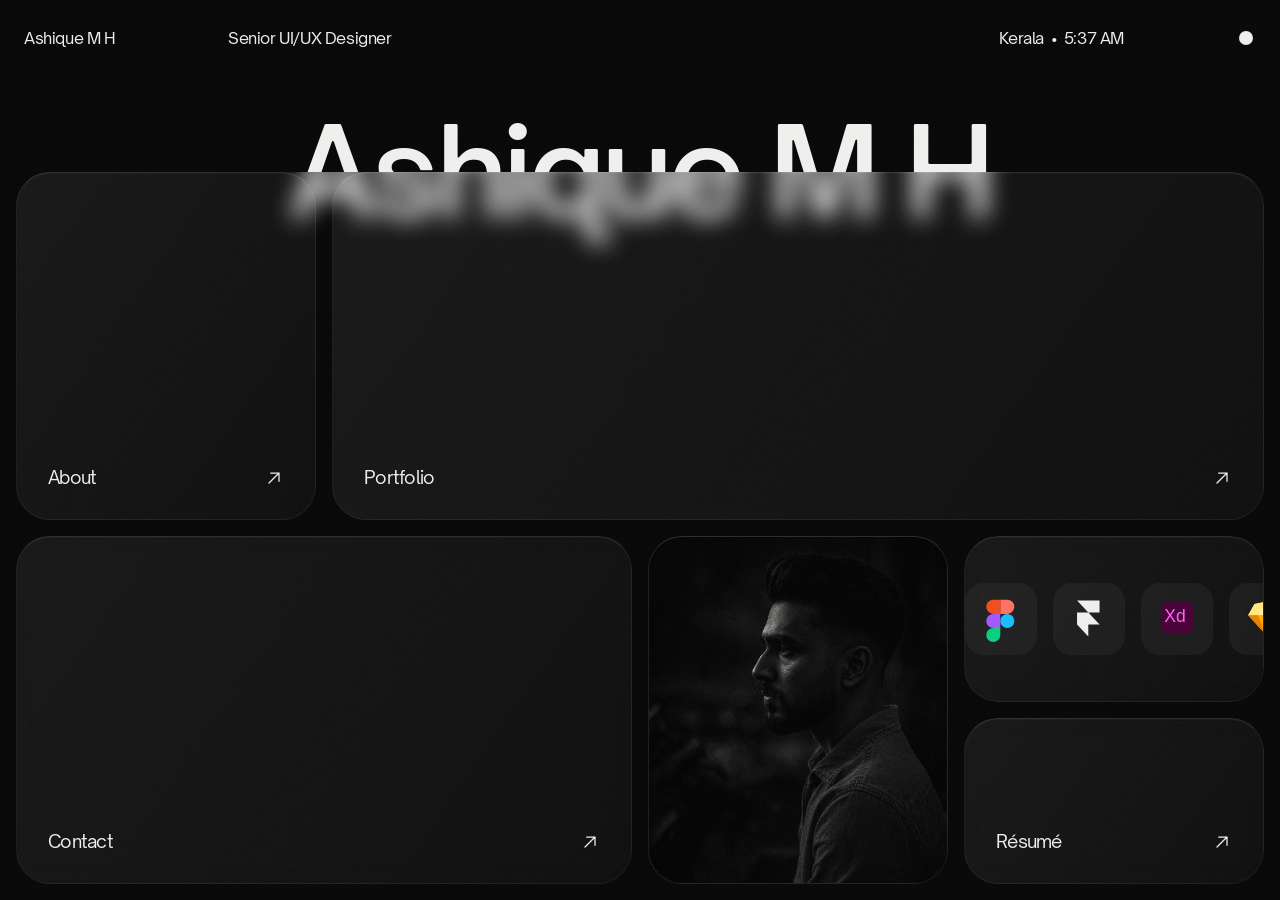
<file: index.html>
<!doctype html><html lang="en" data-theme="dark"><head>
  <meta charset="utf-8"><meta name="viewport" content="width=device-width,initial-scale=1">
  <meta name="description" content="Selected product design work by Ashique M H, Senior UI/UX Designer based in Kerala."><meta name="robots" content="index, follow"><meta name="theme-color" content="#080808">
  <title>Ashique M H | UI/UX Designer</title><link rel="icon" href="/assets/icon.svg" type="image/svg+xml">
  <link rel="preload" href="/assets/fonts/open-sauce-two-medium.woff2" as="font" type="font/woff2" crossorigin>
  <link rel="stylesheet" href="/assets/site.css?v=ab996ab409cb"><script src="/assets/theme.js"></script><script src="/assets/site.js?v=bdde9deddb83" defer></script>
  </head><body id="top" class="page-home"><a class="skip-link" href="#main">Skip to content</a>
    <header class="topbar">
      <div class="topbar-identity">
        <a href="/" class="home-link" aria-label="Ashique M H home"><span class="roll"><span>Ashique M H</span><span aria-hidden="true">Ashique M H</span></span></a>
        <span class="topbar-role">Senior UI/UX Designer</span>
      </div>
      <div class="topbar-meta"><span>Kerala <span class="time-dot">•</span> <time class="local-time" aria-label="Current time in Kerala">India</time></span>
        <button class="theme-toggle" type="button" aria-label="Switch to light theme" title="Switch theme" hidden><span></span></button>
      </div>
    </header><main id="main"><section class="home-stage" aria-label="Portfolio overview">
  <h1 class="sr-only">Ashique M H — UI/UX design portfolio</h1>
  <div class="home-title" aria-hidden="true"><div class="home-title-clear"><span id="home-title-text">Ashique M H</span></div><div class="home-title-frost"><span id="home-title-frosted">Ashique M H</span></div></div>
  <nav class="bento" aria-label="Explore the portfolio">
    <a class="glass home-tile tile-about" href="/about/" data-home-title="About"><span class="tile-label"><span class="roll"><span>About</span><span aria-hidden="true">About</span></span><svg class="icon" viewBox="0 0 24 24" width="22" height="22" fill="none" stroke="currentColor" stroke-width="1.5" stroke-linecap="round" stroke-linejoin="round" aria-hidden="true"><path d="M6 18 18 6M8 6h10v10"/></svg></span></a>
    <a class="glass home-tile tile-portfolio" href="/portfolio/" data-home-title="Portfolio"><span class="tile-label"><span class="roll"><span>Portfolio</span><span aria-hidden="true">Portfolio</span></span><svg class="icon" viewBox="0 0 24 24" width="22" height="22" fill="none" stroke="currentColor" stroke-width="1.5" stroke-linecap="round" stroke-linejoin="round" aria-hidden="true"><path d="M6 18 18 6M8 6h10v10"/></svg></span></a>
    <a class="glass home-tile tile-contact" href="/contact/" data-home-title="Contact"><span class="tile-label"><span class="roll"><span>Contact</span><span aria-hidden="true">Contact</span></span><svg class="icon" viewBox="0 0 24 24" width="22" height="22" fill="none" stroke="currentColor" stroke-width="1.5" stroke-linecap="round" stroke-linejoin="round" aria-hidden="true"><path d="M6 18 18 6M8 6h10v10"/></svg></span></a>
    <a href="/about/" class="glass tile-portrait" data-home-title="Hey 👋" aria-label="Meet Ashique"><img class="portrait-photo" src="/assets/ashique-portrait.png" alt="Portrait of Ashique M H" width="1024" height="1536" decoding="async"></a>
    <a href="/stack/" class="glass tile-stack" data-home-title="Stack" aria-label="Explore my design tools"><div class="stack-track">
      <div class="stack-group" ><span class="tool-badge" title="Figma"><svg class="tool-symbol" viewBox="0 0 50 64" width="50" height="64" aria-hidden="true"><path fill="#f24e1e" d="M14 4h10v20H14a10 10 0 1 1 0-20"/><path fill="#ff7262" d="M24 4h10a10 10 0 1 1 0 20H24"/><path fill="#a259ff" d="M14 24h10v20H14a10 10 0 0 1 0-20"/><circle fill="#1abcfe" cx="34" cy="34" r="10"/><path fill="#0acf83" d="M14 44h10v10a10 10 0 1 1-10-10"/></svg><span class="sr-only">Figma</span></span><span class="tool-badge" title="Framer"><svg class="tool-symbol" viewBox="0 0 50 64" width="50" height="64" aria-hidden="true"><path fill="currentColor" d="M8 5h32v17H24l16 17H24v17L8 39V22h16L8 5Z"/></svg><span class="sr-only">Framer</span></span><span class="tool-badge" title="Adobe XD"><svg class="tool-symbol" viewBox="0 0 50 64" width="50" height="64" aria-hidden="true"><rect x="2" y="6" width="46" height="46" rx="10" fill="#470137"/><text x="7" y="36" fill="#ff61f6" font-family="Arial,sans-serif" font-size="25" font-weight="500">Xd</text></svg><span class="sr-only">Adobe XD</span></span><span class="tool-badge" title="Sketch"><svg class="tool-symbol" viewBox="0 0 50 64" width="50" height="64" aria-hidden="true"><path fill="#fdb300" d="M10 10 25 7 40 10 49 26 25 52 1 26Z"/><path fill="#ffea7d" d="m10 10 15-3-10 19H1Zm15-3 15 3 9 16H35Z"/><path fill="#fff1a8" d="m25 7 10 19H15Z"/><path fill="#fdad00" d="m15 26 10 26 10-26Z"/><path fill="#ed8000" d="M1 26h14l10 26Zm34 0h14L25 52Z"/></svg><span class="sr-only">Sketch</span></span><span class="tool-badge" title="Photoshop"><svg class="tool-symbol" viewBox="0 0 50 64" width="50" height="64" aria-hidden="true"><rect x="2" y="6" width="46" height="46" rx="10" fill="#001e36"/><text x="9" y="37" fill="#31a8ff" font-family="Arial,sans-serif" font-size="25">Ps</text></svg><span class="sr-only">Photoshop</span></span><span class="tool-badge" title="Illustrator"><svg class="tool-symbol" viewBox="0 0 50 64" width="50" height="64" aria-hidden="true"><rect x="2" y="6" width="46" height="46" rx="10" fill="#330000"/><text x="11" y="37" fill="#ff9a00" font-family="Arial,sans-serif" font-size="26">Ai</text></svg><span class="sr-only">Illustrator</span></span></div><div class="stack-group" aria-hidden="true"><span class="tool-badge" title="Figma"><svg class="tool-symbol" viewBox="0 0 50 64" width="50" height="64" aria-hidden="true"><path fill="#f24e1e" d="M14 4h10v20H14a10 10 0 1 1 0-20"/><path fill="#ff7262" d="M24 4h10a10 10 0 1 1 0 20H24"/><path fill="#a259ff" d="M14 24h10v20H14a10 10 0 0 1 0-20"/><circle fill="#1abcfe" cx="34" cy="34" r="10"/><path fill="#0acf83" d="M14 44h10v10a10 10 0 1 1-10-10"/></svg><span class="sr-only">Figma</span></span><span class="tool-badge" title="Framer"><svg class="tool-symbol" viewBox="0 0 50 64" width="50" height="64" aria-hidden="true"><path fill="currentColor" d="M8 5h32v17H24l16 17H24v17L8 39V22h16L8 5Z"/></svg><span class="sr-only">Framer</span></span><span class="tool-badge" title="Adobe XD"><svg class="tool-symbol" viewBox="0 0 50 64" width="50" height="64" aria-hidden="true"><rect x="2" y="6" width="46" height="46" rx="10" fill="#470137"/><text x="7" y="36" fill="#ff61f6" font-family="Arial,sans-serif" font-size="25" font-weight="500">Xd</text></svg><span class="sr-only">Adobe XD</span></span><span class="tool-badge" title="Sketch"><svg class="tool-symbol" viewBox="0 0 50 64" width="50" height="64" aria-hidden="true"><path fill="#fdb300" d="M10 10 25 7 40 10 49 26 25 52 1 26Z"/><path fill="#ffea7d" d="m10 10 15-3-10 19H1Zm15-3 15 3 9 16H35Z"/><path fill="#fff1a8" d="m25 7 10 19H15Z"/><path fill="#fdad00" d="m15 26 10 26 10-26Z"/><path fill="#ed8000" d="M1 26h14l10 26Zm34 0h14L25 52Z"/></svg><span class="sr-only">Sketch</span></span><span class="tool-badge" title="Photoshop"><svg class="tool-symbol" viewBox="0 0 50 64" width="50" height="64" aria-hidden="true"><rect x="2" y="6" width="46" height="46" rx="10" fill="#001e36"/><text x="9" y="37" fill="#31a8ff" font-family="Arial,sans-serif" font-size="25">Ps</text></svg><span class="sr-only">Photoshop</span></span><span class="tool-badge" title="Illustrator"><svg class="tool-symbol" viewBox="0 0 50 64" width="50" height="64" aria-hidden="true"><rect x="2" y="6" width="46" height="46" rx="10" fill="#330000"/><text x="11" y="37" fill="#ff9a00" font-family="Arial,sans-serif" font-size="26">Ai</text></svg><span class="sr-only">Illustrator</span></span></div>
    </div></a>
    <a class="glass home-tile tile-resume" href="/resume/" data-home-title="Résumé"><span class="tile-label"><span class="roll"><span>Résumé</span><span aria-hidden="true">Résumé</span></span><svg class="icon" viewBox="0 0 24 24" width="22" height="22" fill="none" stroke="currentColor" stroke-width="1.5" stroke-linecap="round" stroke-linejoin="round" aria-hidden="true"><path d="M6 18 18 6M8 6h10v10"/></svg></span></a>
  </nav>
</section></main></body></html>
</file>
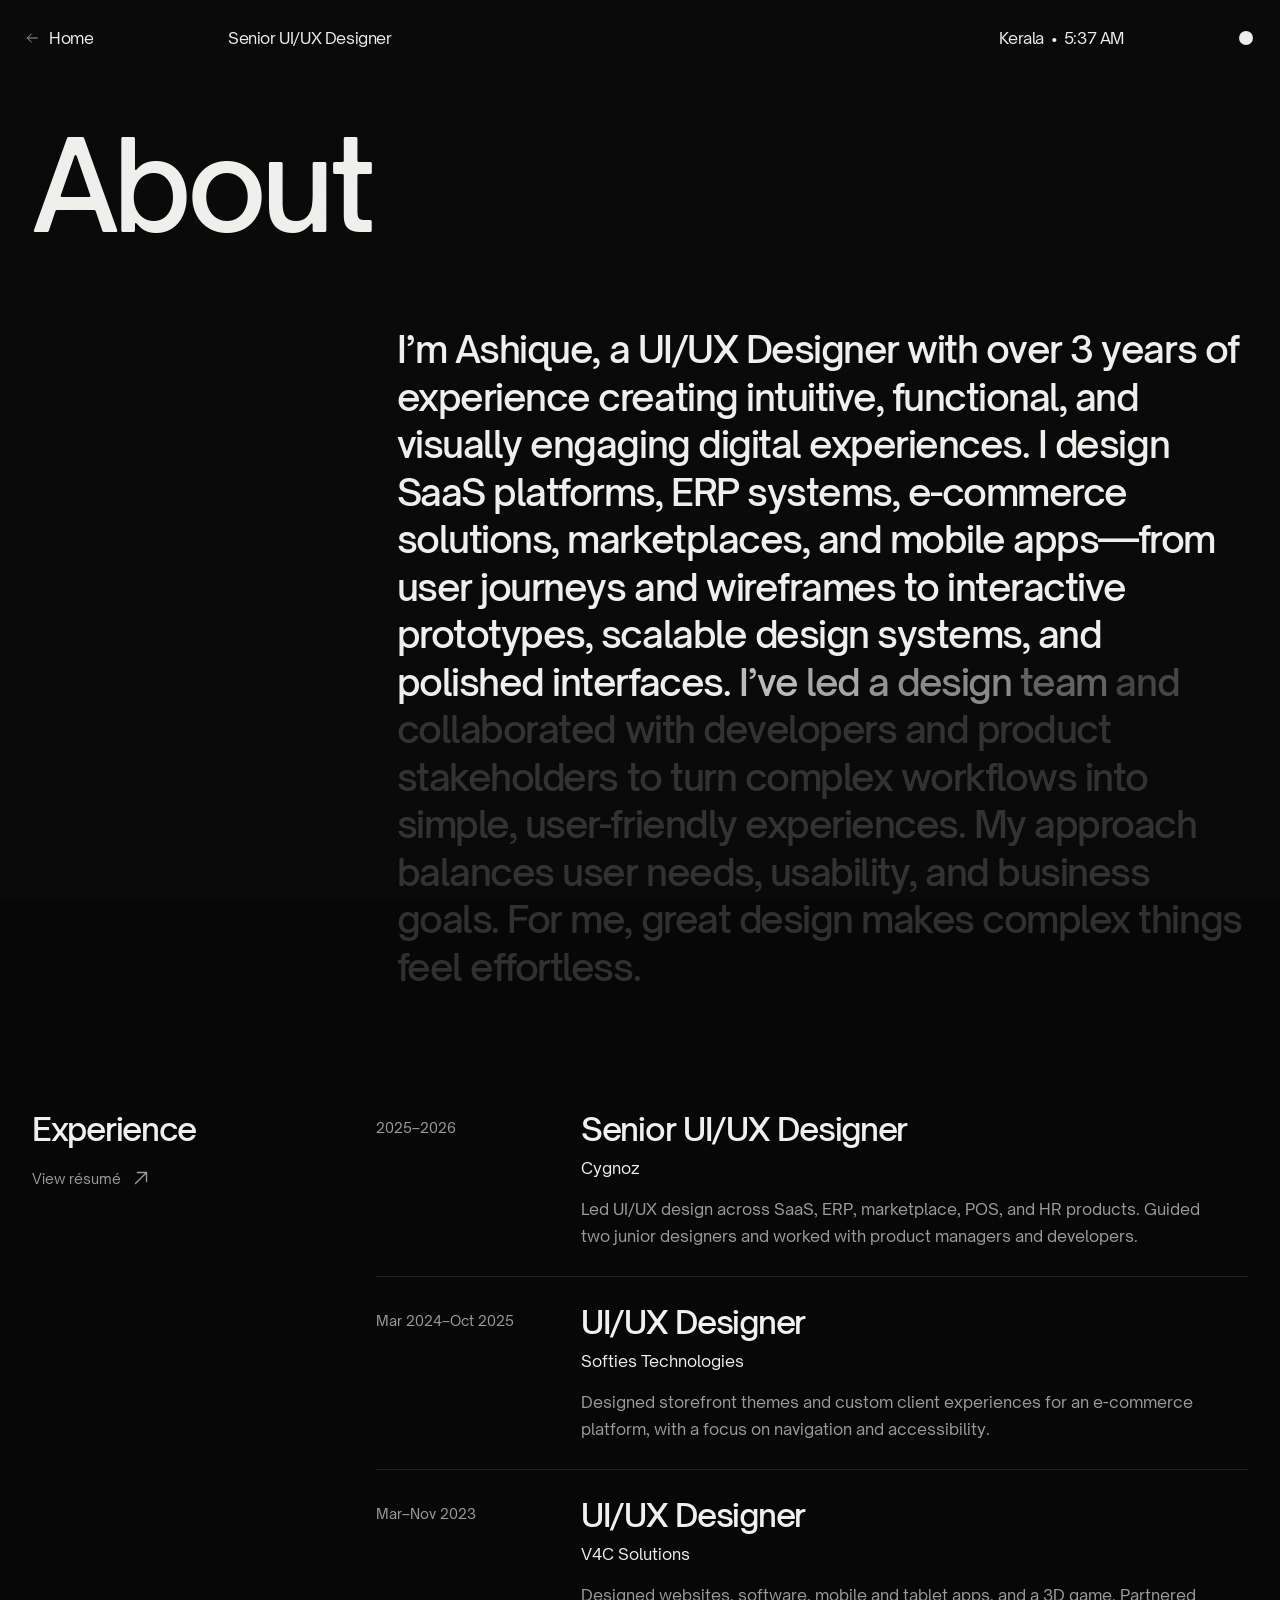
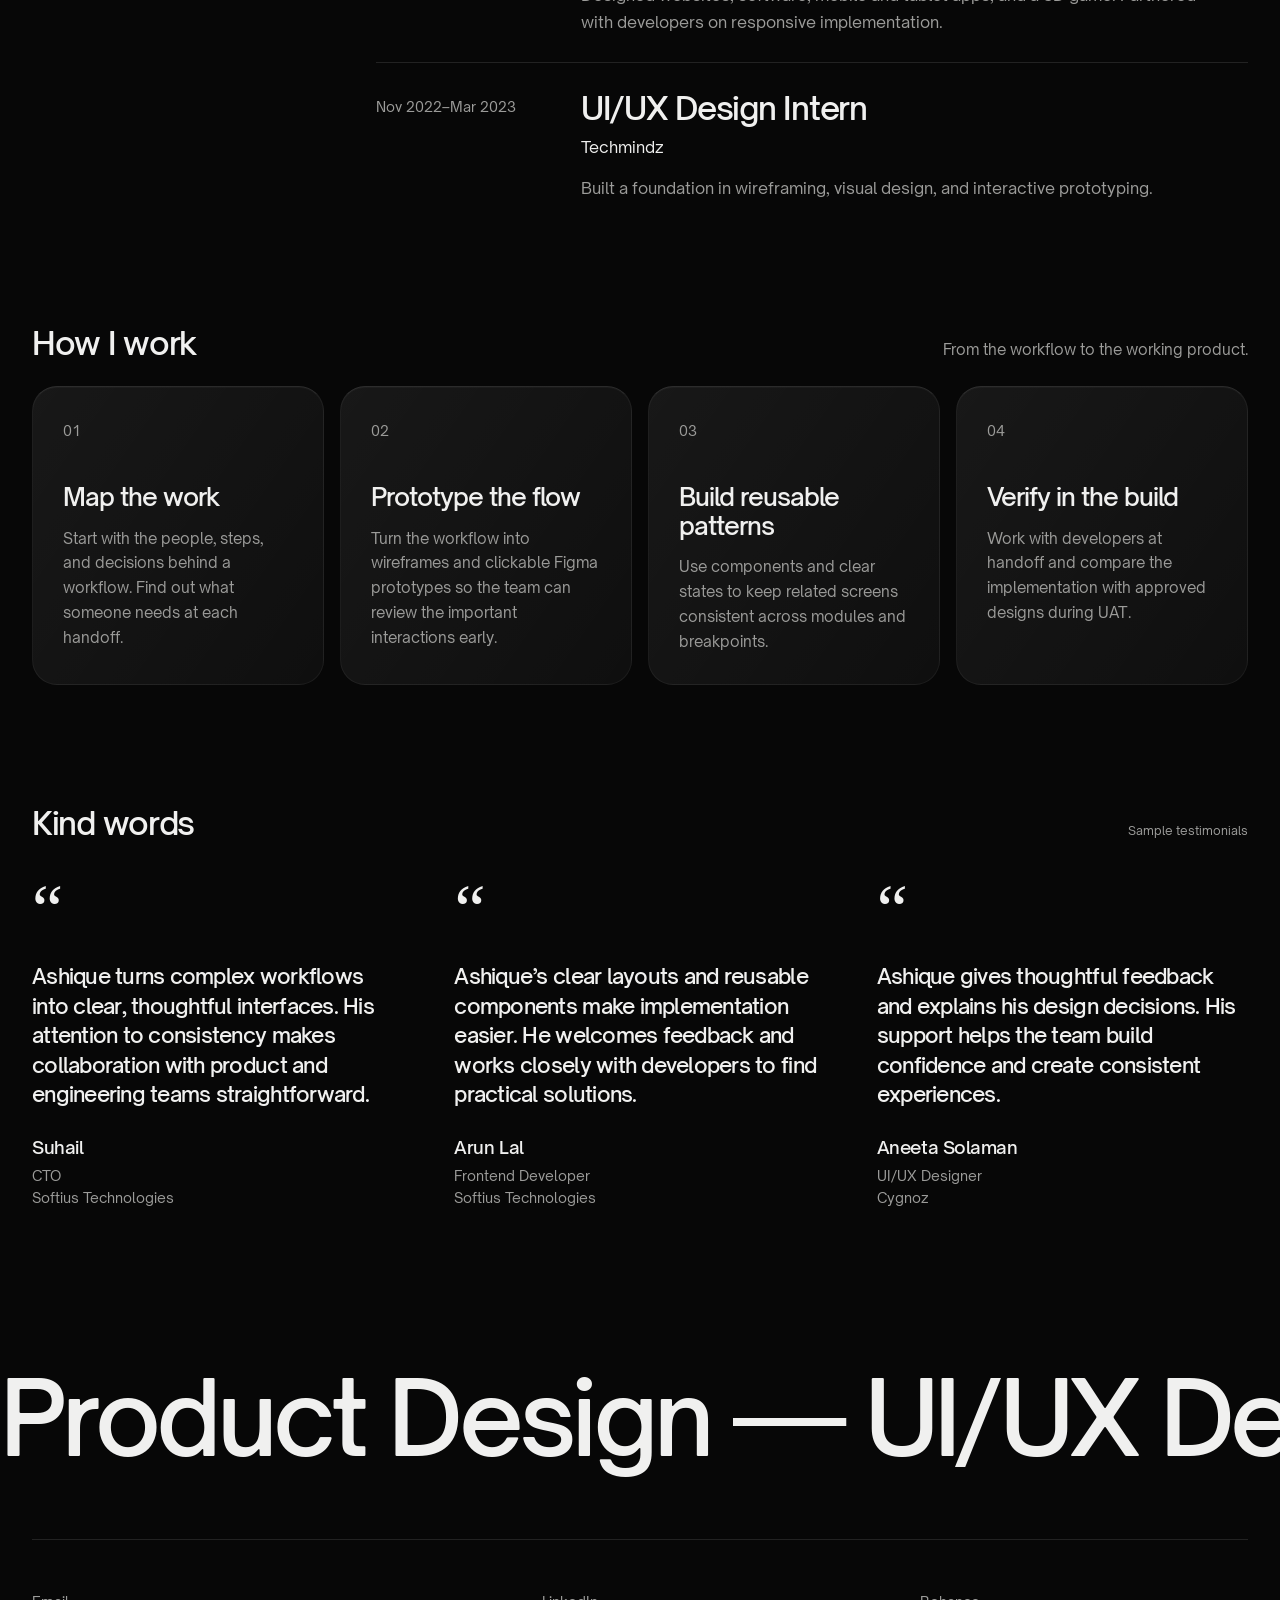
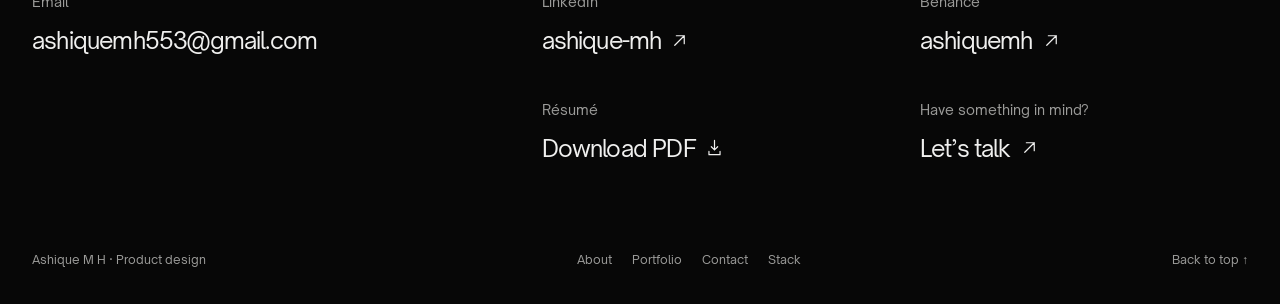
<file: about/index.html>
<!doctype html><html lang="en" data-theme="dark"><head>
  <meta charset="utf-8"><meta name="viewport" content="width=device-width,initial-scale=1">
  <meta name="description" content="Experience and design approach of Senior UI/UX Designer Ashique M H."><meta name="robots" content="index, follow"><meta name="theme-color" content="#080808">
  <title>About | Ashique M H</title><link rel="icon" href="/assets/icon.svg" type="image/svg+xml">
  <link rel="preload" href="/assets/fonts/open-sauce-two-medium.woff2" as="font" type="font/woff2" crossorigin>
  <link rel="stylesheet" href="/assets/site.css?v=ab996ab409cb"><script src="/assets/theme.js"></script><script src="/assets/site.js?v=bdde9deddb83" defer></script>
  </head><body id="top" class="page-about"><a class="skip-link" href="#main">Skip to content</a>
    <header class="topbar">
      <div class="topbar-identity">
        <a href="/" class="home-link" aria-label="Home"><svg class="icon" viewBox="0 0 24 24" width="22" height="22" fill="none" stroke="currentColor" stroke-width="1.5" stroke-linecap="round" stroke-linejoin="round" aria-hidden="true"><path d="M20 12H5m6-6-6 6 6 6"/></svg><span class="roll"><span>Home</span><span aria-hidden="true">Home</span></span></a>
        <span class="topbar-role">Senior UI/UX Designer</span>
      </div>
      <div class="topbar-meta"><span>Kerala <span class="time-dot">•</span> <time class="local-time" aria-label="Current time in Kerala">India</time></span>
        <button class="theme-toggle" type="button" aria-label="Switch to light theme" title="Switch theme" hidden><span></span></button>
      </div>
    </header><main id="main"><article class="content-shell about-page">
  <h1 class="display-heading">About</h1>
  <div class="about-intro" data-scroll-reveal><p>I’m Ashique, a UI/UX Designer with over 3 years of experience creating intuitive, functional, and visually engaging digital experiences. I design SaaS platforms, ERP systems, e-commerce solutions, marketplaces, and mobile apps—from user journeys and wireframes to interactive prototypes, scalable design systems, and polished interfaces. I’ve led a design team and collaborated with developers and product stakeholders to turn complex workflows into simple, user-friendly experiences. My approach balances user needs, usability, and business goals. For me, great design makes complex things feel effortless.</p></div>
  <section class="about-details" aria-labelledby="experience-title"><div><h2 id="experience-title">Experience</h2><a class="text-link" href="/resume/">View résumé <svg class="icon" viewBox="0 0 24 24" width="22" height="22" fill="none" stroke="currentColor" stroke-width="1.5" stroke-linecap="round" stroke-linejoin="round" aria-hidden="true"><path d="M6 18 18 6M8 6h10v10"/></svg></a></div>
    <div class="career-list"><article class="career-row"><p class="career-date">2025–2026</p><div><h3>Senior UI/UX Designer</h3><p class="career-company">Cygnoz</p><p class="career-description">Led UI/UX design across SaaS, ERP, marketplace, POS, and HR products. Guided two junior designers and worked with product managers and developers.</p></div></article><article class="career-row"><p class="career-date">Mar 2024–Oct 2025</p><div><h3>UI/UX Designer</h3><p class="career-company">Softies Technologies</p><p class="career-description">Designed storefront themes and custom client experiences for an e-commerce platform, with a focus on navigation and accessibility.</p></div></article><article class="career-row"><p class="career-date">Mar–Nov 2023</p><div><h3>UI/UX Designer</h3><p class="career-company">V4C Solutions</p><p class="career-description">Designed websites, software, mobile and tablet apps, and a 3D game. Partnered with developers on responsive implementation.</p></div></article><article class="career-row"><p class="career-date">Nov 2022–Mar 2023</p><div><h3>UI/UX Design Intern</h3><p class="career-company">Techmindz</p><p class="career-description">Built a foundation in wireframing, visual design, and interactive prototyping.</p></div></article></div>
  </section>
  <section id="approach" class="approach-section" aria-labelledby="approach-title"><div class="section-heading"><h2 id="approach-title">How I work</h2><p>From the workflow to the working product.</p></div>
    <div class="approach-grid"><article class="glass approach-card"><span>01</span><h3>Map the work</h3><p>Start with the people, steps, and decisions behind a workflow. Find out what someone needs at each handoff.</p></article><article class="glass approach-card"><span>02</span><h3>Prototype the flow</h3><p>Turn the workflow into wireframes and clickable Figma prototypes so the team can review the important interactions early.</p></article><article class="glass approach-card"><span>03</span><h3>Build reusable patterns</h3><p>Use components and clear states to keep related screens consistent across modules and breakpoints.</p></article><article class="glass approach-card"><span>04</span><h3>Verify in the build</h3><p>Work with developers at handoff and compare the implementation with approved designs during UAT.</p></article></div>
  </section>
  <section class="testimonials-section" aria-labelledby="testimonials-title">
    <div class="section-heading"><h2 id="testimonials-title">Kind words</h2><p class="testimonial-note">Sample testimonials</p></div>
    <div class="testimonials-grid"><article class="testimonial" aria-label="Sample testimonial for Suhail"><span class="quote-mark" aria-hidden="true">“</span><p class="testimonial-review">Ashique turns complex workflows into clear, thoughtful interfaces. His attention to consistency makes collaboration with product and engineering teams straightforward.</p><div class="testimonial-person"><h3>Suhail</h3><p>CTO<span>Softius Technologies</span></p></div></article><article class="testimonial" aria-label="Sample testimonial for Arun Lal"><span class="quote-mark" aria-hidden="true">“</span><p class="testimonial-review">Ashique’s clear layouts and reusable components make implementation easier. He welcomes feedback and works closely with developers to find practical solutions.</p><div class="testimonial-person"><h3>Arun Lal</h3><p>Frontend Developer<span>Softius Technologies</span></p></div></article><article class="testimonial" aria-label="Sample testimonial for Aneeta Solaman"><span class="quote-mark" aria-hidden="true">“</span><p class="testimonial-review">Ashique gives thoughtful feedback and explains his design decisions. His support helps the team build confidence and create consistent experiences.</p><div class="testimonial-person"><h3>Aneeta Solaman</h3><p>UI/UX Designer<span>Cygnoz</span></p></div></article></div>
  </section>
</article></main><footer class="site-footer">
    <div class="footer-marquee" tabindex="0" aria-label="Design specialisms. Animation pauses while focused.">
      <p class="sr-only">Product Design · UI/UX Design · Design Systems</p>
      <div class="footer-marquee-track" aria-hidden="true"><span class="footer-marquee-group">Product Design — UI/UX Design — Design Systems —&nbsp;</span><span class="footer-marquee-group">Product Design — UI/UX Design — Design Systems —&nbsp;</span></div>
    </div>
    <div class="footer-inner content-shell">
    <div class="footer-contact">
      <div class="footer-column"><div><span>Email</span><a href="mailto:ashiquemh553@gmail.com">ashiquemh553@gmail.com</a></div></div>
      <div class="footer-column"><div><span>LinkedIn</span><a href="https://www.linkedin.com/in/ashique-mh/" target="_blank" rel="noopener noreferrer">ashique-mh <svg class="icon" viewBox="0 0 24 24" width="22" height="22" fill="none" stroke="currentColor" stroke-width="1.5" stroke-linecap="round" stroke-linejoin="round" aria-hidden="true"><path d="M6 18 18 6M8 6h10v10"/></svg></a></div><div><span>Résumé</span><a href="/assets/ashique-mh-resume.pdf" download="Ashique-M-H-Resume.pdf">Download PDF <svg class="icon" viewBox="0 0 24 24" width="22" height="22" fill="none" stroke="currentColor" stroke-width="1.5" stroke-linecap="round" stroke-linejoin="round" aria-hidden="true"><path d="M12 3v12m-4-4 4 4 4-4M5 17v4h14v-4"/></svg></a></div></div>
      <div class="footer-column"><div><span>Behance</span><a href="https://www.behance.net/ashiquemh" target="_blank" rel="noopener noreferrer">ashiquemh <svg class="icon" viewBox="0 0 24 24" width="22" height="22" fill="none" stroke="currentColor" stroke-width="1.5" stroke-linecap="round" stroke-linejoin="round" aria-hidden="true"><path d="M6 18 18 6M8 6h10v10"/></svg></a></div><div><span>Have something in mind?</span><a href="/contact/">Let’s talk <svg class="icon" viewBox="0 0 24 24" width="22" height="22" fill="none" stroke="currentColor" stroke-width="1.5" stroke-linecap="round" stroke-linejoin="round" aria-hidden="true"><path d="M6 18 18 6M8 6h10v10"/></svg></a></div></div>
    </div>
    <div class="footer-bottom"><span>Ashique M H · Product design</span><nav aria-label="Footer navigation"><a href="/about/">About</a><a href="/portfolio/">Portfolio</a><a href="/contact/">Contact</a><a href="/stack/">Stack</a></nav><a href="#top" class="back-to-top">Back to top ↑</a></div>
    </div>
  </footer></body></html>
</file>
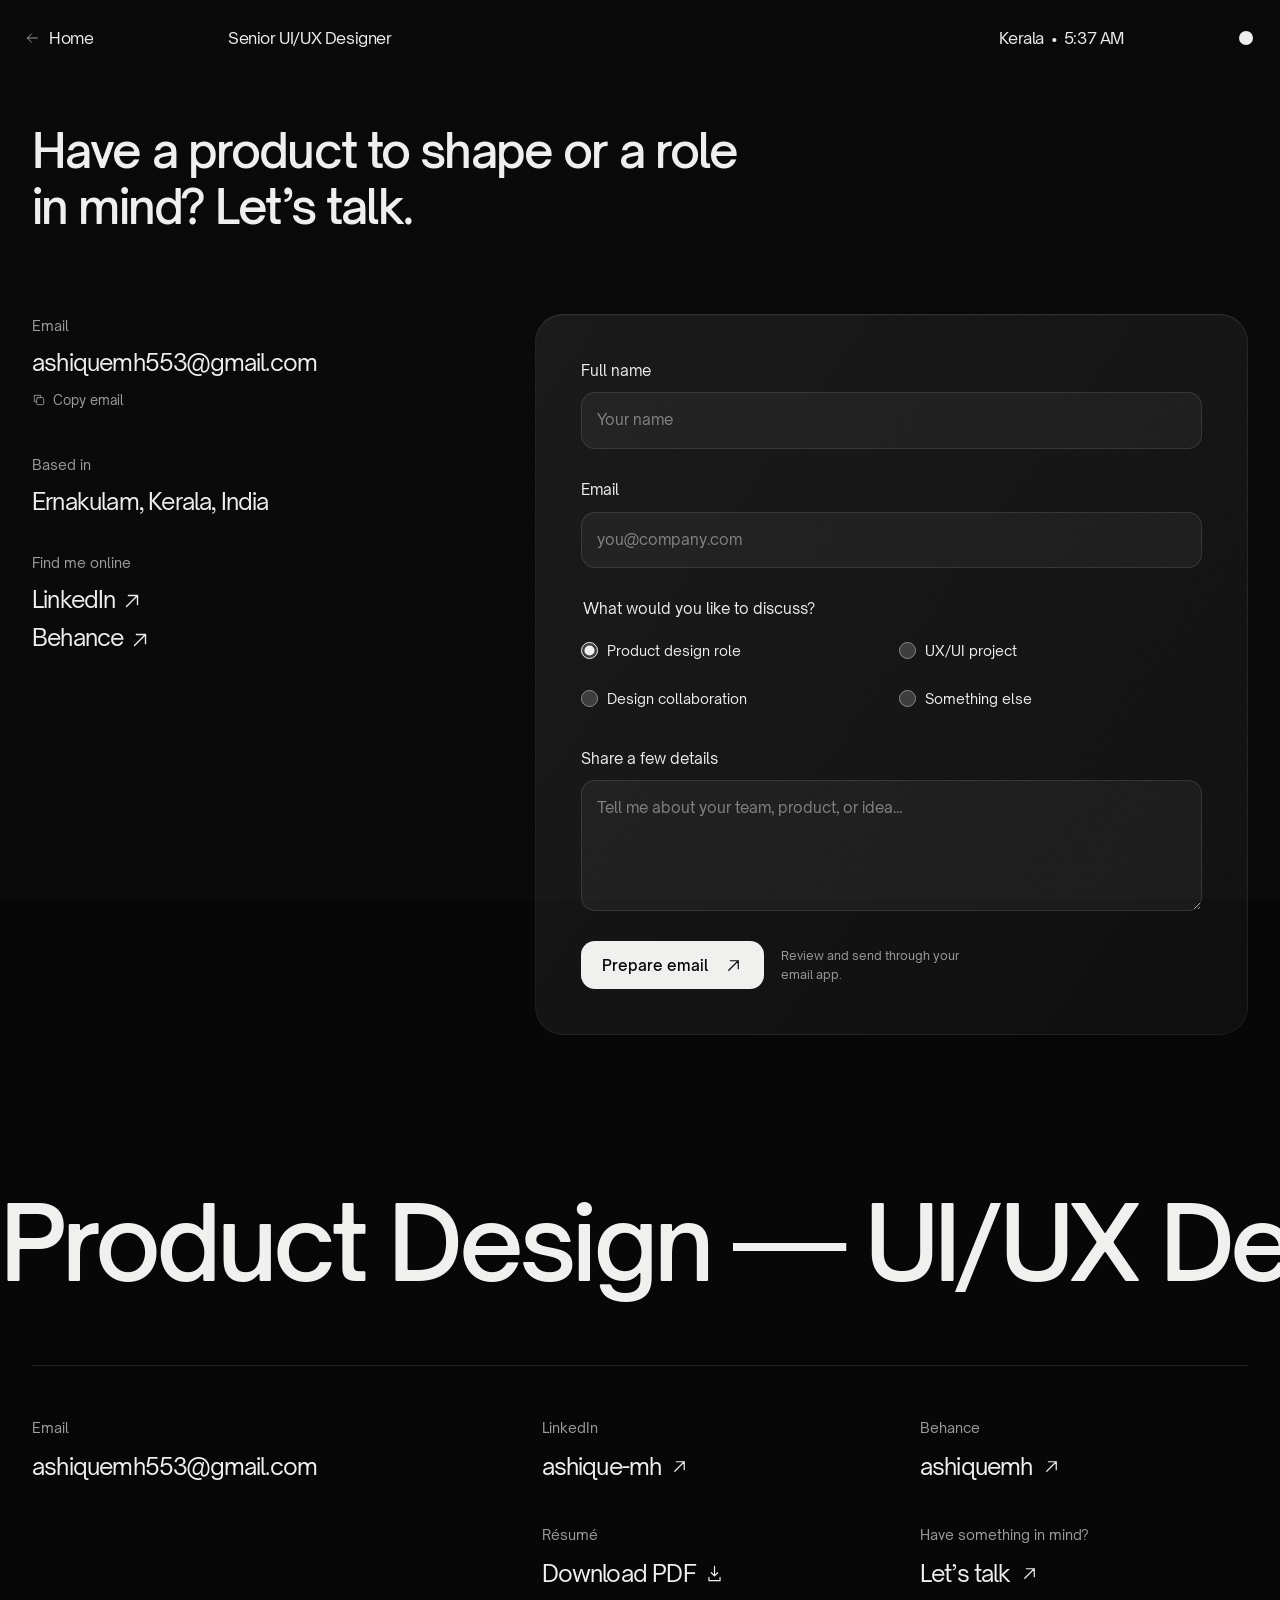
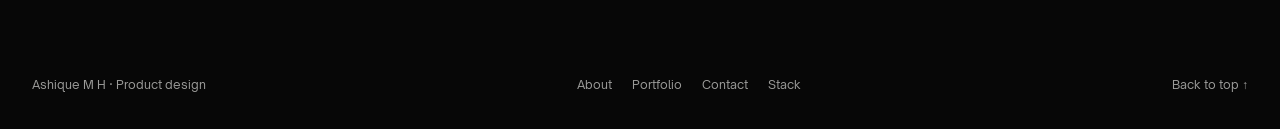
<file: contact/index.html>
<!doctype html><html lang="en" data-theme="dark"><head>
  <meta charset="utf-8"><meta name="viewport" content="width=device-width,initial-scale=1">
  <meta name="description" content="Get in touch with Ashique about product design roles and collaborations."><meta name="robots" content="index, follow"><meta name="theme-color" content="#080808">
  <title>Contact | Ashique M H</title><link rel="icon" href="/assets/icon.svg" type="image/svg+xml">
  <link rel="preload" href="/assets/fonts/open-sauce-two-medium.woff2" as="font" type="font/woff2" crossorigin>
  <link rel="stylesheet" href="/assets/site.css?v=ab996ab409cb"><script src="/assets/theme.js"></script><script src="/assets/site.js?v=bdde9deddb83" defer></script>
  </head><body id="top" class="page-contact"><a class="skip-link" href="#main">Skip to content</a>
    <header class="topbar">
      <div class="topbar-identity">
        <a href="/" class="home-link" aria-label="Home"><svg class="icon" viewBox="0 0 24 24" width="22" height="22" fill="none" stroke="currentColor" stroke-width="1.5" stroke-linecap="round" stroke-linejoin="round" aria-hidden="true"><path d="M20 12H5m6-6-6 6 6 6"/></svg><span class="roll"><span>Home</span><span aria-hidden="true">Home</span></span></a>
        <span class="topbar-role">Senior UI/UX Designer</span>
      </div>
      <div class="topbar-meta"><span>Kerala <span class="time-dot">•</span> <time class="local-time" aria-label="Current time in Kerala">India</time></span>
        <button class="theme-toggle" type="button" aria-label="Switch to light theme" title="Switch theme" hidden><span></span></button>
      </div>
    </header><main id="main"><section class="content-shell contact-page">
  <h1 class="intro-heading">Have a product to shape or a role<br class="desktop-break"> in mind? Let’s talk.</h1>
  <div class="contact-layout"><aside class="contact-details"><div><span>Email</span><a href="mailto:ashiquemh553@gmail.com">ashiquemh553@gmail.com</a><button class="copy-email" type="button" data-copy="ashiquemh553@gmail.com" hidden><svg class="icon" viewBox="0 0 24 24" width="22" height="22" fill="none" stroke="currentColor" stroke-width="1.5" stroke-linecap="round" stroke-linejoin="round" aria-hidden="true"><rect x="8" y="8" width="12" height="12" rx="2"/><path d="M15 8V4H4v11h4"/></svg> Copy email</button></div><div><span>Based in</span><p>Ernakulam, Kerala, India</p></div><div><span>Find me online</span><a href="https://www.linkedin.com/in/ashique-mh/" target="_blank" rel="noopener noreferrer">LinkedIn <svg class="icon" viewBox="0 0 24 24" width="22" height="22" fill="none" stroke="currentColor" stroke-width="1.5" stroke-linecap="round" stroke-linejoin="round" aria-hidden="true"><path d="M6 18 18 6M8 6h10v10"/></svg></a><a href="https://www.behance.net/ashiquemh" target="_blank" rel="noopener noreferrer">Behance <svg class="icon" viewBox="0 0 24 24" width="22" height="22" fill="none" stroke="currentColor" stroke-width="1.5" stroke-linecap="round" stroke-linejoin="round" aria-hidden="true"><path d="M6 18 18 6M8 6h10v10"/></svg></a></div></aside>
  <form class="glass contact-form" id="contact-form" data-email="ashiquemh553@gmail.com" hidden>
    <div class="field"><label for="contact-name">Full name</label><input id="contact-name" name="name" autocomplete="name" placeholder="Your name" maxlength="100" required></div>
    <div class="field"><label for="contact-email">Email</label><input id="contact-email" name="email" type="email" autocomplete="email" placeholder="you@company.com" maxlength="200" required></div>
    <fieldset><legend>What would you like to discuss?</legend><div class="contact-options"><label><input type="radio" name="topic" value="Product design role" checked><span>Product design role</span></label><label><input type="radio" name="topic" value="UX/UI project" ><span>UX/UI project</span></label><label><input type="radio" name="topic" value="Design collaboration" ><span>Design collaboration</span></label><label><input type="radio" name="topic" value="Something else" ><span>Something else</span></label></div></fieldset>
    <div class="field"><label for="contact-message">Share a few details</label><textarea id="contact-message" name="message" rows="4" placeholder="Tell me about your team, product, or idea..." maxlength="5000" required></textarea></div>
    <div class="form-actions"><button class="button" type="submit">Prepare email <svg class="icon" viewBox="0 0 24 24" width="22" height="22" fill="none" stroke="currentColor" stroke-width="1.5" stroke-linecap="round" stroke-linejoin="round" aria-hidden="true"><path d="M6 18 18 6M8 6h10v10"/></svg></button><p>Review and send through your email app.</p></div>
    <div class="draft-result" hidden><p role="status">Your draft is ready.</p><a class="text-link" id="open-email-draft">Open email draft <svg class="icon" viewBox="0 0 24 24" width="22" height="22" fill="none" stroke="currentColor" stroke-width="1.5" stroke-linecap="round" stroke-linejoin="round" aria-hidden="true"><path d="M6 18 18 6M8 6h10v10"/></svg></a></div>
  </form></div></section></main><footer class="site-footer">
    <div class="footer-marquee" tabindex="0" aria-label="Design specialisms. Animation pauses while focused.">
      <p class="sr-only">Product Design · UI/UX Design · Design Systems</p>
      <div class="footer-marquee-track" aria-hidden="true"><span class="footer-marquee-group">Product Design — UI/UX Design — Design Systems —&nbsp;</span><span class="footer-marquee-group">Product Design — UI/UX Design — Design Systems —&nbsp;</span></div>
    </div>
    <div class="footer-inner content-shell">
    <div class="footer-contact">
      <div class="footer-column"><div><span>Email</span><a href="mailto:ashiquemh553@gmail.com">ashiquemh553@gmail.com</a></div></div>
      <div class="footer-column"><div><span>LinkedIn</span><a href="https://www.linkedin.com/in/ashique-mh/" target="_blank" rel="noopener noreferrer">ashique-mh <svg class="icon" viewBox="0 0 24 24" width="22" height="22" fill="none" stroke="currentColor" stroke-width="1.5" stroke-linecap="round" stroke-linejoin="round" aria-hidden="true"><path d="M6 18 18 6M8 6h10v10"/></svg></a></div><div><span>Résumé</span><a href="/assets/ashique-mh-resume.pdf" download="Ashique-M-H-Resume.pdf">Download PDF <svg class="icon" viewBox="0 0 24 24" width="22" height="22" fill="none" stroke="currentColor" stroke-width="1.5" stroke-linecap="round" stroke-linejoin="round" aria-hidden="true"><path d="M12 3v12m-4-4 4 4 4-4M5 17v4h14v-4"/></svg></a></div></div>
      <div class="footer-column"><div><span>Behance</span><a href="https://www.behance.net/ashiquemh" target="_blank" rel="noopener noreferrer">ashiquemh <svg class="icon" viewBox="0 0 24 24" width="22" height="22" fill="none" stroke="currentColor" stroke-width="1.5" stroke-linecap="round" stroke-linejoin="round" aria-hidden="true"><path d="M6 18 18 6M8 6h10v10"/></svg></a></div><div><span>Have something in mind?</span><a href="/contact/">Let’s talk <svg class="icon" viewBox="0 0 24 24" width="22" height="22" fill="none" stroke="currentColor" stroke-width="1.5" stroke-linecap="round" stroke-linejoin="round" aria-hidden="true"><path d="M6 18 18 6M8 6h10v10"/></svg></a></div></div>
    </div>
    <div class="footer-bottom"><span>Ashique M H · Product design</span><nav aria-label="Footer navigation"><a href="/about/">About</a><a href="/portfolio/">Portfolio</a><a href="/contact/">Contact</a><a href="/stack/">Stack</a></nav><a href="#top" class="back-to-top">Back to top ↑</a></div>
    </div>
  </footer></body></html>
</file>
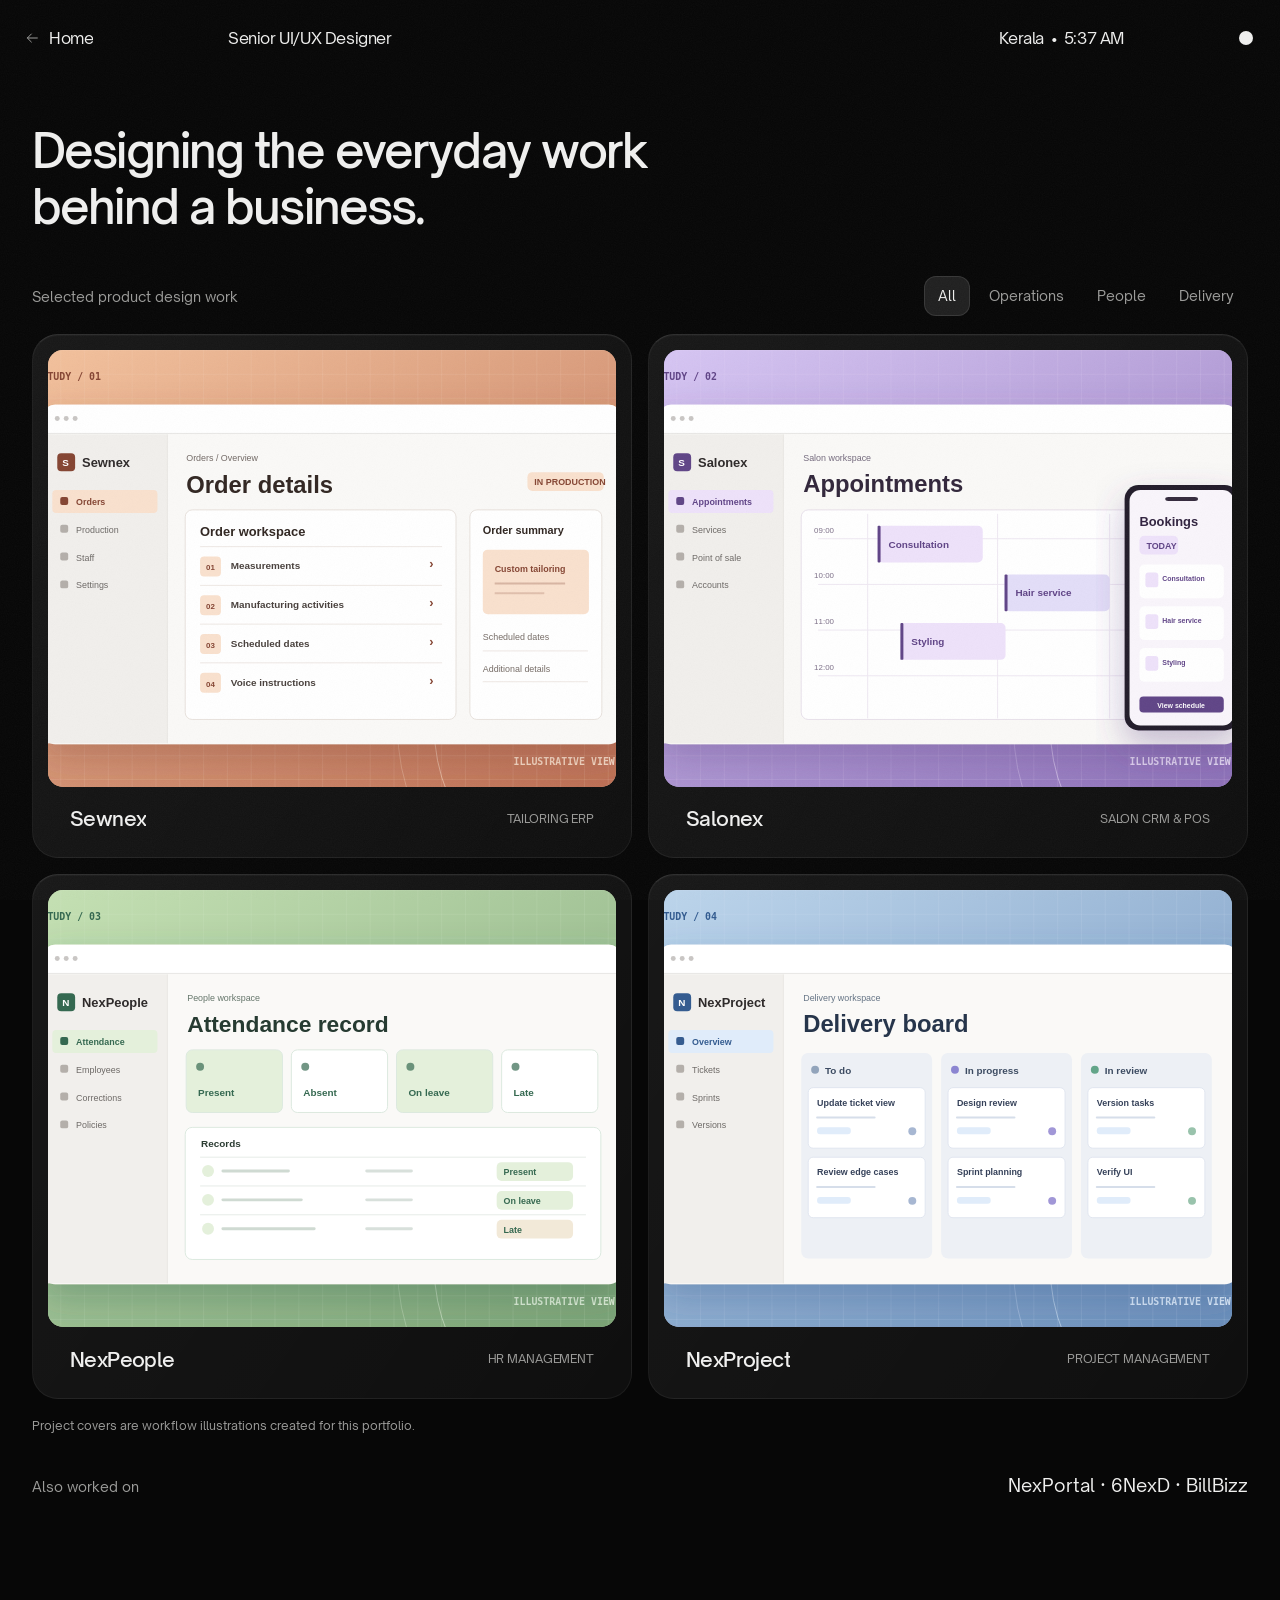
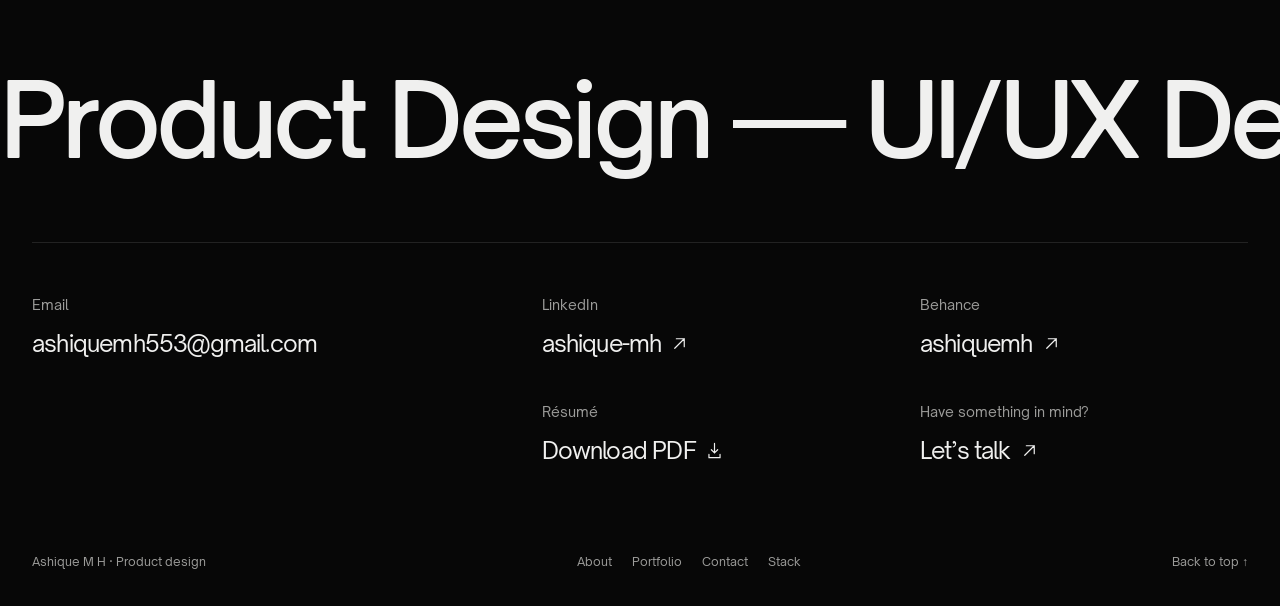
<file: portfolio/index.html>
<!doctype html><html lang="en" data-theme="dark"><head>
  <meta charset="utf-8"><meta name="viewport" content="width=device-width,initial-scale=1">
  <meta name="description" content="Explore Sewnex, Salonex, NexPeople, and NexProject case studies."><meta name="robots" content="index, follow"><meta name="theme-color" content="#080808">
  <title>Portfolio | Ashique M H</title><link rel="icon" href="/assets/icon.svg" type="image/svg+xml">
  <link rel="preload" href="/assets/fonts/open-sauce-two-medium.woff2" as="font" type="font/woff2" crossorigin>
  <link rel="stylesheet" href="/assets/site.css?v=ab996ab409cb"><script src="/assets/theme.js"></script><script src="/assets/site.js?v=bdde9deddb83" defer></script>
  </head><body id="top" class="page-portfolio"><a class="skip-link" href="#main">Skip to content</a>
    <header class="topbar">
      <div class="topbar-identity">
        <a href="/" class="home-link" aria-label="Home"><svg class="icon" viewBox="0 0 24 24" width="22" height="22" fill="none" stroke="currentColor" stroke-width="1.5" stroke-linecap="round" stroke-linejoin="round" aria-hidden="true"><path d="M20 12H5m6-6-6 6 6 6"/></svg><span class="roll"><span>Home</span><span aria-hidden="true">Home</span></span></a>
        <span class="topbar-role">Senior UI/UX Designer</span>
      </div>
      <div class="topbar-meta"><span>Kerala <span class="time-dot">•</span> <time class="local-time" aria-label="Current time in Kerala">India</time></span>
        <button class="theme-toggle" type="button" aria-label="Switch to light theme" title="Switch theme" hidden><span></span></button>
      </div>
    </header><main id="main"><section class="content-shell portfolio-page">
  <h1 class="intro-heading">Designing the everyday work<br class="desktop-break"> behind a business.</h1>
  <div class="gallery-toolbar"><p>Selected product design work</p><div class="filters" aria-label="Filter projects" hidden><button type="button" data-filter="All" aria-pressed="true">All</button><button type="button" data-filter="Operations" aria-pressed="false">Operations</button><button type="button" data-filter="People" aria-pressed="false">People</button><button type="button" data-filter="Delivery" aria-pressed="false">Delivery</button></div></div>
  <p class="sr-only" role="status" id="filter-status"></p>
  <div class="project-grid"><article class="project-card" data-category="Operations"><a class="glass project-link" href="/work/sewnex/" aria-label="View Sewnex case study">
  <div class="project-visual theme-apricot"><img src="/assets/sewnex-0.svg" alt="A schematic order workspace with manufacturing steps and a summary panel." width="740" height="440" loading="lazy"></div>
  <div class="project-label"><h2><span class="roll"><span>Sewnex</span><span aria-hidden="true">Sewnex</span></span></h2><span class="project-type">TAILORING ERP</span><svg class="icon" viewBox="0 0 24 24" width="22" height="22" fill="none" stroke="currentColor" stroke-width="1.5" stroke-linecap="round" stroke-linejoin="round" aria-hidden="true"><path d="M6 18 18 6M8 6h10v10"/></svg></div></a></article><article class="project-card" data-category="Operations"><a class="glass project-link" href="/work/salonex/" aria-label="View Salonex case study">
  <div class="project-visual theme-lilac"><img src="/assets/salonex-0.svg" alt="A schematic appointment schedule with a mobile booking view." width="740" height="440" loading="lazy"></div>
  <div class="project-label"><h2><span class="roll"><span>Salonex</span><span aria-hidden="true">Salonex</span></span></h2><span class="project-type">SALON CRM & POS</span><svg class="icon" viewBox="0 0 24 24" width="22" height="22" fill="none" stroke="currentColor" stroke-width="1.5" stroke-linecap="round" stroke-linejoin="round" aria-hidden="true"><path d="M6 18 18 6M8 6h10v10"/></svg></div></a></article><article class="project-card" data-category="People"><a class="glass project-link" href="/work/nexpeople/" aria-label="View NexPeople case study">
  <div class="project-visual theme-mint"><img src="/assets/nexpeople-0.svg" alt="A schematic attendance dashboard with summary cards, status labels, and a record table." width="740" height="440" loading="lazy"></div>
  <div class="project-label"><h2><span class="roll"><span>NexPeople</span><span aria-hidden="true">NexPeople</span></span></h2><span class="project-type">HR MANAGEMENT</span><svg class="icon" viewBox="0 0 24 24" width="22" height="22" fill="none" stroke="currentColor" stroke-width="1.5" stroke-linecap="round" stroke-linejoin="round" aria-hidden="true"><path d="M6 18 18 6M8 6h10v10"/></svg></div></a></article><article class="project-card" data-category="Delivery"><a class="glass project-link" href="/work/nexproject/" aria-label="View NexProject case study">
  <div class="project-visual theme-blue"><img src="/assets/nexproject-0.svg" alt="A schematic delivery board showing work grouped by status." width="740" height="440" loading="lazy"></div>
  <div class="project-label"><h2><span class="roll"><span>NexProject</span><span aria-hidden="true">NexProject</span></span></h2><span class="project-type">PROJECT MANAGEMENT</span><svg class="icon" viewBox="0 0 24 24" width="22" height="22" fill="none" stroke="currentColor" stroke-width="1.5" stroke-linecap="round" stroke-linejoin="round" aria-hidden="true"><path d="M6 18 18 6M8 6h10v10"/></svg></div></a></article></div>
  <p class="gallery-note">Project covers are workflow illustrations created for this portfolio.</p>
  <div class="additional-work"><span>Also worked on</span><p>NexPortal · 6NexD · BillBizz</p></div>
</section></main><footer class="site-footer">
    <div class="footer-marquee" tabindex="0" aria-label="Design specialisms. Animation pauses while focused.">
      <p class="sr-only">Product Design · UI/UX Design · Design Systems</p>
      <div class="footer-marquee-track" aria-hidden="true"><span class="footer-marquee-group">Product Design — UI/UX Design — Design Systems —&nbsp;</span><span class="footer-marquee-group">Product Design — UI/UX Design — Design Systems —&nbsp;</span></div>
    </div>
    <div class="footer-inner content-shell">
    <div class="footer-contact">
      <div class="footer-column"><div><span>Email</span><a href="mailto:ashiquemh553@gmail.com">ashiquemh553@gmail.com</a></div></div>
      <div class="footer-column"><div><span>LinkedIn</span><a href="https://www.linkedin.com/in/ashique-mh/" target="_blank" rel="noopener noreferrer">ashique-mh <svg class="icon" viewBox="0 0 24 24" width="22" height="22" fill="none" stroke="currentColor" stroke-width="1.5" stroke-linecap="round" stroke-linejoin="round" aria-hidden="true"><path d="M6 18 18 6M8 6h10v10"/></svg></a></div><div><span>Résumé</span><a href="/assets/ashique-mh-resume.pdf" download="Ashique-M-H-Resume.pdf">Download PDF <svg class="icon" viewBox="0 0 24 24" width="22" height="22" fill="none" stroke="currentColor" stroke-width="1.5" stroke-linecap="round" stroke-linejoin="round" aria-hidden="true"><path d="M12 3v12m-4-4 4 4 4-4M5 17v4h14v-4"/></svg></a></div></div>
      <div class="footer-column"><div><span>Behance</span><a href="https://www.behance.net/ashiquemh" target="_blank" rel="noopener noreferrer">ashiquemh <svg class="icon" viewBox="0 0 24 24" width="22" height="22" fill="none" stroke="currentColor" stroke-width="1.5" stroke-linecap="round" stroke-linejoin="round" aria-hidden="true"><path d="M6 18 18 6M8 6h10v10"/></svg></a></div><div><span>Have something in mind?</span><a href="/contact/">Let’s talk <svg class="icon" viewBox="0 0 24 24" width="22" height="22" fill="none" stroke="currentColor" stroke-width="1.5" stroke-linecap="round" stroke-linejoin="round" aria-hidden="true"><path d="M6 18 18 6M8 6h10v10"/></svg></a></div></div>
    </div>
    <div class="footer-bottom"><span>Ashique M H · Product design</span><nav aria-label="Footer navigation"><a href="/about/">About</a><a href="/portfolio/">Portfolio</a><a href="/contact/">Contact</a><a href="/stack/">Stack</a></nav><a href="#top" class="back-to-top">Back to top ↑</a></div>
    </div>
  </footer></body></html>
</file>
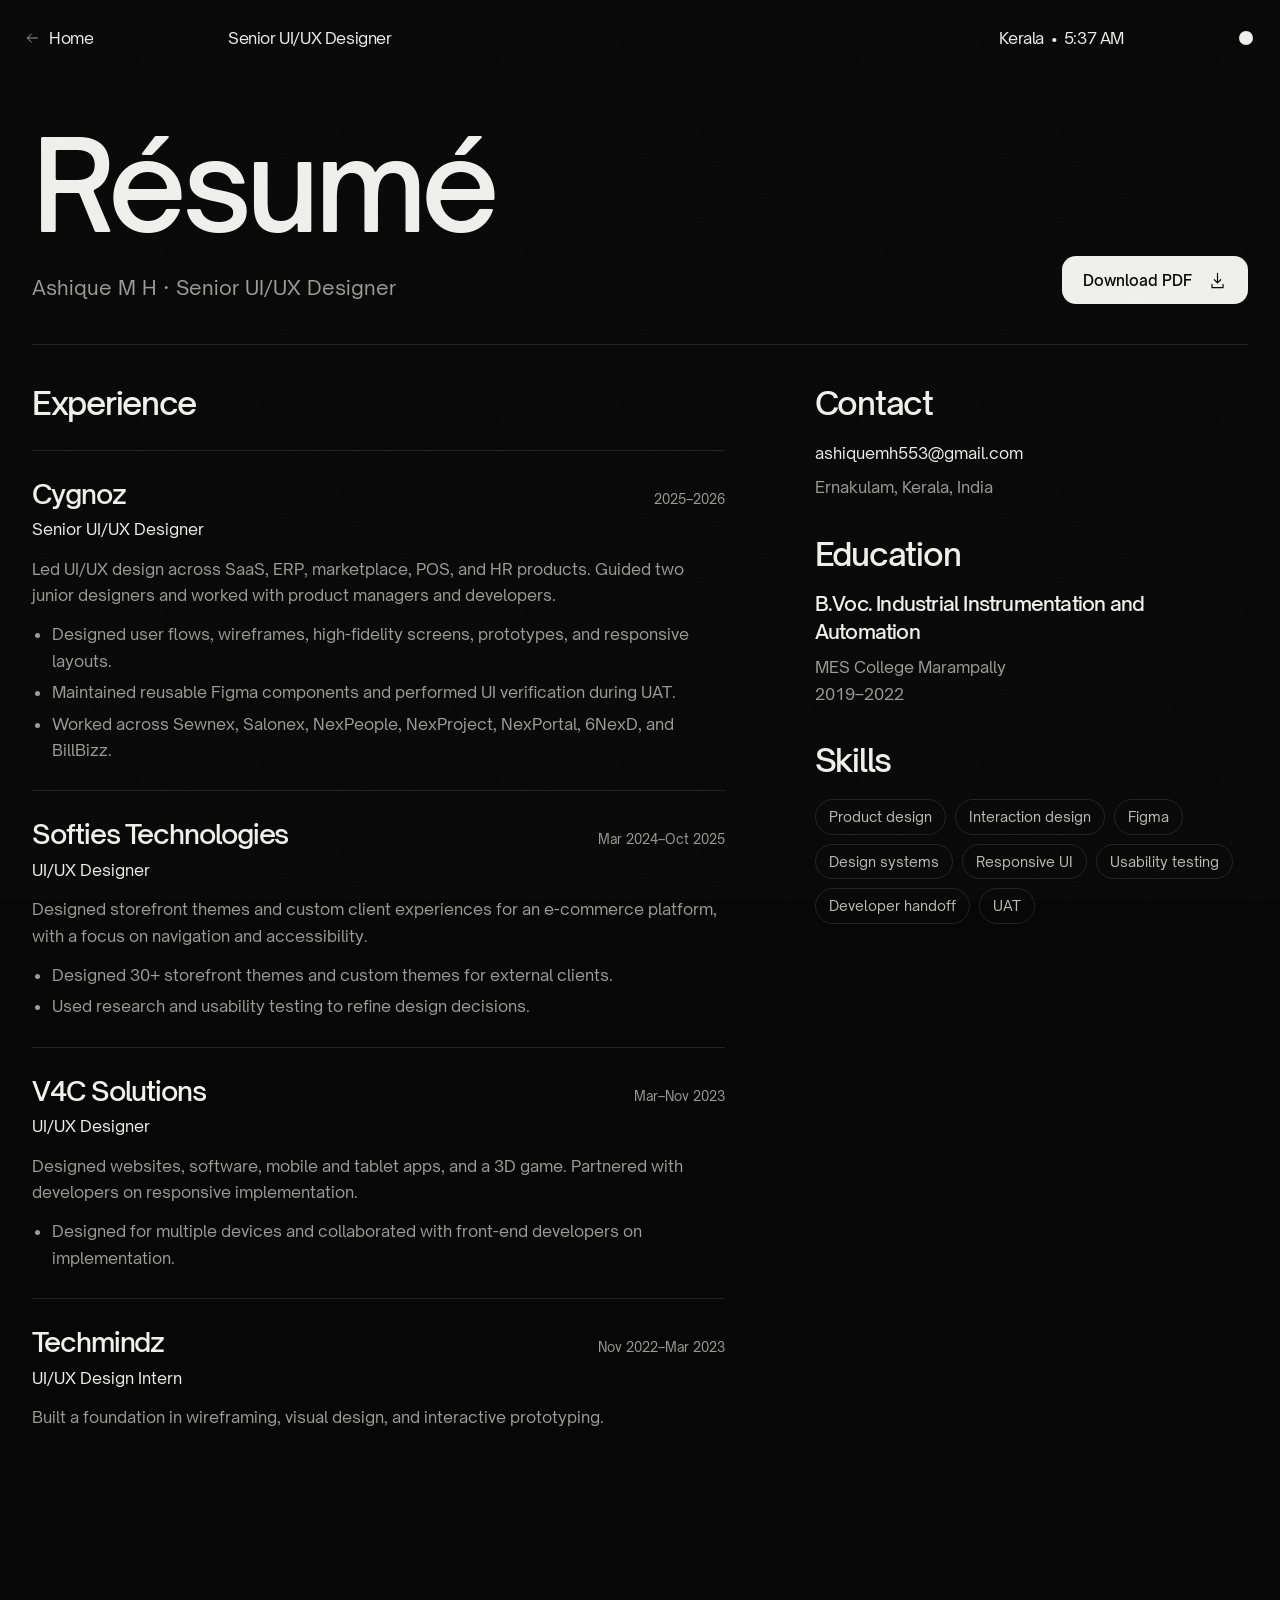
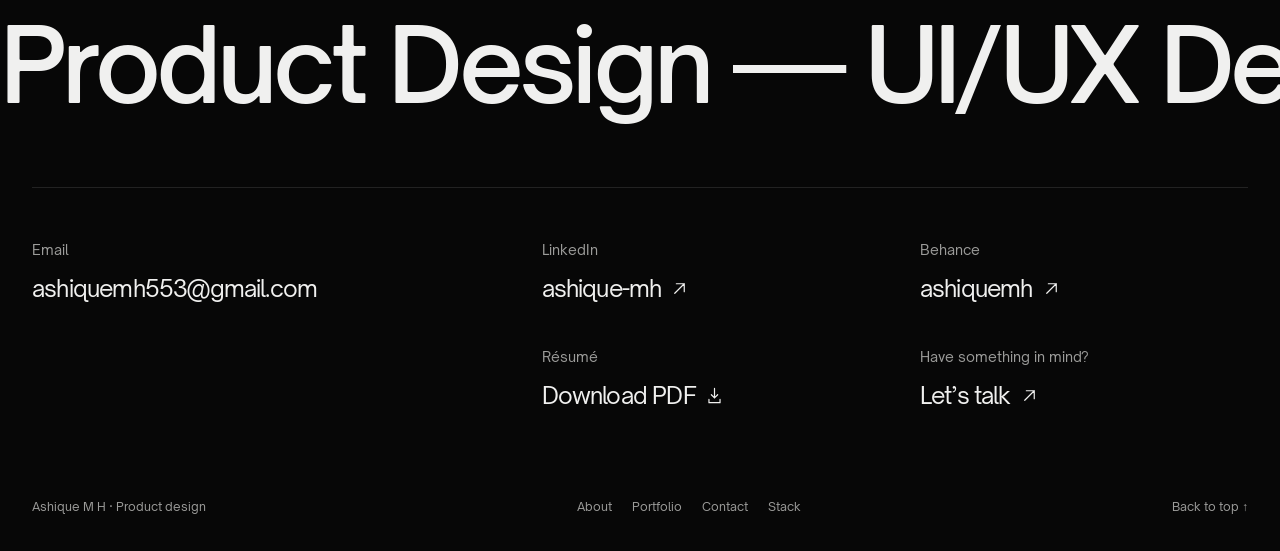
<file: resume/index.html>
<!doctype html><html lang="en" data-theme="dark"><head>
  <meta charset="utf-8"><meta name="viewport" content="width=device-width,initial-scale=1">
  <meta name="description" content="Experience, education, and downloadable résumé."><meta name="robots" content="index, follow"><meta name="theme-color" content="#080808">
  <title>Résumé | Ashique M H</title><link rel="icon" href="/assets/icon.svg" type="image/svg+xml">
  <link rel="preload" href="/assets/fonts/open-sauce-two-medium.woff2" as="font" type="font/woff2" crossorigin>
  <link rel="stylesheet" href="/assets/site.css?v=ab996ab409cb"><script src="/assets/theme.js"></script><script src="/assets/site.js?v=bdde9deddb83" defer></script>
  </head><body id="top" class="page-resume"><a class="skip-link" href="#main">Skip to content</a>
    <header class="topbar">
      <div class="topbar-identity">
        <a href="/" class="home-link" aria-label="Home"><svg class="icon" viewBox="0 0 24 24" width="22" height="22" fill="none" stroke="currentColor" stroke-width="1.5" stroke-linecap="round" stroke-linejoin="round" aria-hidden="true"><path d="M20 12H5m6-6-6 6 6 6"/></svg><span class="roll"><span>Home</span><span aria-hidden="true">Home</span></span></a>
        <span class="topbar-role">Senior UI/UX Designer</span>
      </div>
      <div class="topbar-meta"><span>Kerala <span class="time-dot">•</span> <time class="local-time" aria-label="Current time in Kerala">India</time></span>
        <button class="theme-toggle" type="button" aria-label="Switch to light theme" title="Switch theme" hidden><span></span></button>
      </div>
    </header><main id="main"><article class="content-shell resume-page"><div class="resume-heading"><div><h1 class="display-heading">Résumé</h1><p>Ashique M H · Senior UI/UX Designer</p></div><a class="button" href="/assets/ashique-mh-resume.pdf" download="Ashique-M-H-Resume.pdf">Download PDF<svg class="icon" viewBox="0 0 24 24" width="22" height="22" fill="none" stroke="currentColor" stroke-width="1.5" stroke-linecap="round" stroke-linejoin="round" aria-hidden="true"><path d="M12 3v12m-4-4 4 4 4-4M5 17v4h14v-4"/></svg></a></div>
  <div class="resume-layout"><section class="resume-jobs" aria-labelledby="resume-experience"><h2 id="resume-experience">Experience</h2><article class="resume-job"><div><h3>Cygnoz</h3><span>2025–2026</span></div><p class="job-role">Senior UI/UX Designer</p><p>Led UI/UX design across SaaS, ERP, marketplace, POS, and HR products. Guided two junior designers and worked with product managers and developers.</p><ul><li>Designed user flows, wireframes, high-fidelity screens, prototypes, and responsive layouts.</li><li>Maintained reusable Figma components and performed UI verification during UAT.</li><li>Worked across Sewnex, Salonex, NexPeople, NexProject, NexPortal, 6NexD, and BillBizz.</li></ul></article><article class="resume-job"><div><h3>Softies Technologies</h3><span>Mar 2024–Oct 2025</span></div><p class="job-role">UI/UX Designer</p><p>Designed storefront themes and custom client experiences for an e-commerce platform, with a focus on navigation and accessibility.</p><ul><li>Designed 30+ storefront themes and custom themes for external clients.</li><li>Used research and usability testing to refine design decisions.</li></ul></article><article class="resume-job"><div><h3>V4C Solutions</h3><span>Mar–Nov 2023</span></div><p class="job-role">UI/UX Designer</p><p>Designed websites, software, mobile and tablet apps, and a 3D game. Partnered with developers on responsive implementation.</p><ul><li>Designed for multiple devices and collaborated with front-end developers on implementation.</li></ul></article><article class="resume-job"><div><h3>Techmindz</h3><span>Nov 2022–Mar 2023</span></div><p class="job-role">UI/UX Design Intern</p><p>Built a foundation in wireframing, visual design, and interactive prototyping.</p></article></section>
  <aside class="resume-aside"><section><h2>Contact</h2><a href="mailto:ashiquemh553@gmail.com">ashiquemh553@gmail.com</a><p>Ernakulam, Kerala, India</p></section><section><h2>Education</h2><h3>B.Voc. Industrial Instrumentation and Automation</h3><p>MES College Marampally<br>2019–2022</p></section><section><h2>Skills</h2><ul class="skill-list"><li>Product design</li><li>Interaction design</li><li>Figma</li><li>Design systems</li><li>Responsive UI</li><li>Usability testing</li><li>Developer handoff</li><li>UAT</li></ul></section></aside></div></article></main><footer class="site-footer">
    <div class="footer-marquee" tabindex="0" aria-label="Design specialisms. Animation pauses while focused.">
      <p class="sr-only">Product Design · UI/UX Design · Design Systems</p>
      <div class="footer-marquee-track" aria-hidden="true"><span class="footer-marquee-group">Product Design — UI/UX Design — Design Systems —&nbsp;</span><span class="footer-marquee-group">Product Design — UI/UX Design — Design Systems —&nbsp;</span></div>
    </div>
    <div class="footer-inner content-shell">
    <div class="footer-contact">
      <div class="footer-column"><div><span>Email</span><a href="mailto:ashiquemh553@gmail.com">ashiquemh553@gmail.com</a></div></div>
      <div class="footer-column"><div><span>LinkedIn</span><a href="https://www.linkedin.com/in/ashique-mh/" target="_blank" rel="noopener noreferrer">ashique-mh <svg class="icon" viewBox="0 0 24 24" width="22" height="22" fill="none" stroke="currentColor" stroke-width="1.5" stroke-linecap="round" stroke-linejoin="round" aria-hidden="true"><path d="M6 18 18 6M8 6h10v10"/></svg></a></div><div><span>Résumé</span><a href="/assets/ashique-mh-resume.pdf" download="Ashique-M-H-Resume.pdf">Download PDF <svg class="icon" viewBox="0 0 24 24" width="22" height="22" fill="none" stroke="currentColor" stroke-width="1.5" stroke-linecap="round" stroke-linejoin="round" aria-hidden="true"><path d="M12 3v12m-4-4 4 4 4-4M5 17v4h14v-4"/></svg></a></div></div>
      <div class="footer-column"><div><span>Behance</span><a href="https://www.behance.net/ashiquemh" target="_blank" rel="noopener noreferrer">ashiquemh <svg class="icon" viewBox="0 0 24 24" width="22" height="22" fill="none" stroke="currentColor" stroke-width="1.5" stroke-linecap="round" stroke-linejoin="round" aria-hidden="true"><path d="M6 18 18 6M8 6h10v10"/></svg></a></div><div><span>Have something in mind?</span><a href="/contact/">Let’s talk <svg class="icon" viewBox="0 0 24 24" width="22" height="22" fill="none" stroke="currentColor" stroke-width="1.5" stroke-linecap="round" stroke-linejoin="round" aria-hidden="true"><path d="M6 18 18 6M8 6h10v10"/></svg></a></div></div>
    </div>
    <div class="footer-bottom"><span>Ashique M H · Product design</span><nav aria-label="Footer navigation"><a href="/about/">About</a><a href="/portfolio/">Portfolio</a><a href="/contact/">Contact</a><a href="/stack/">Stack</a></nav><a href="#top" class="back-to-top">Back to top ↑</a></div>
    </div>
  </footer></body></html>
</file>
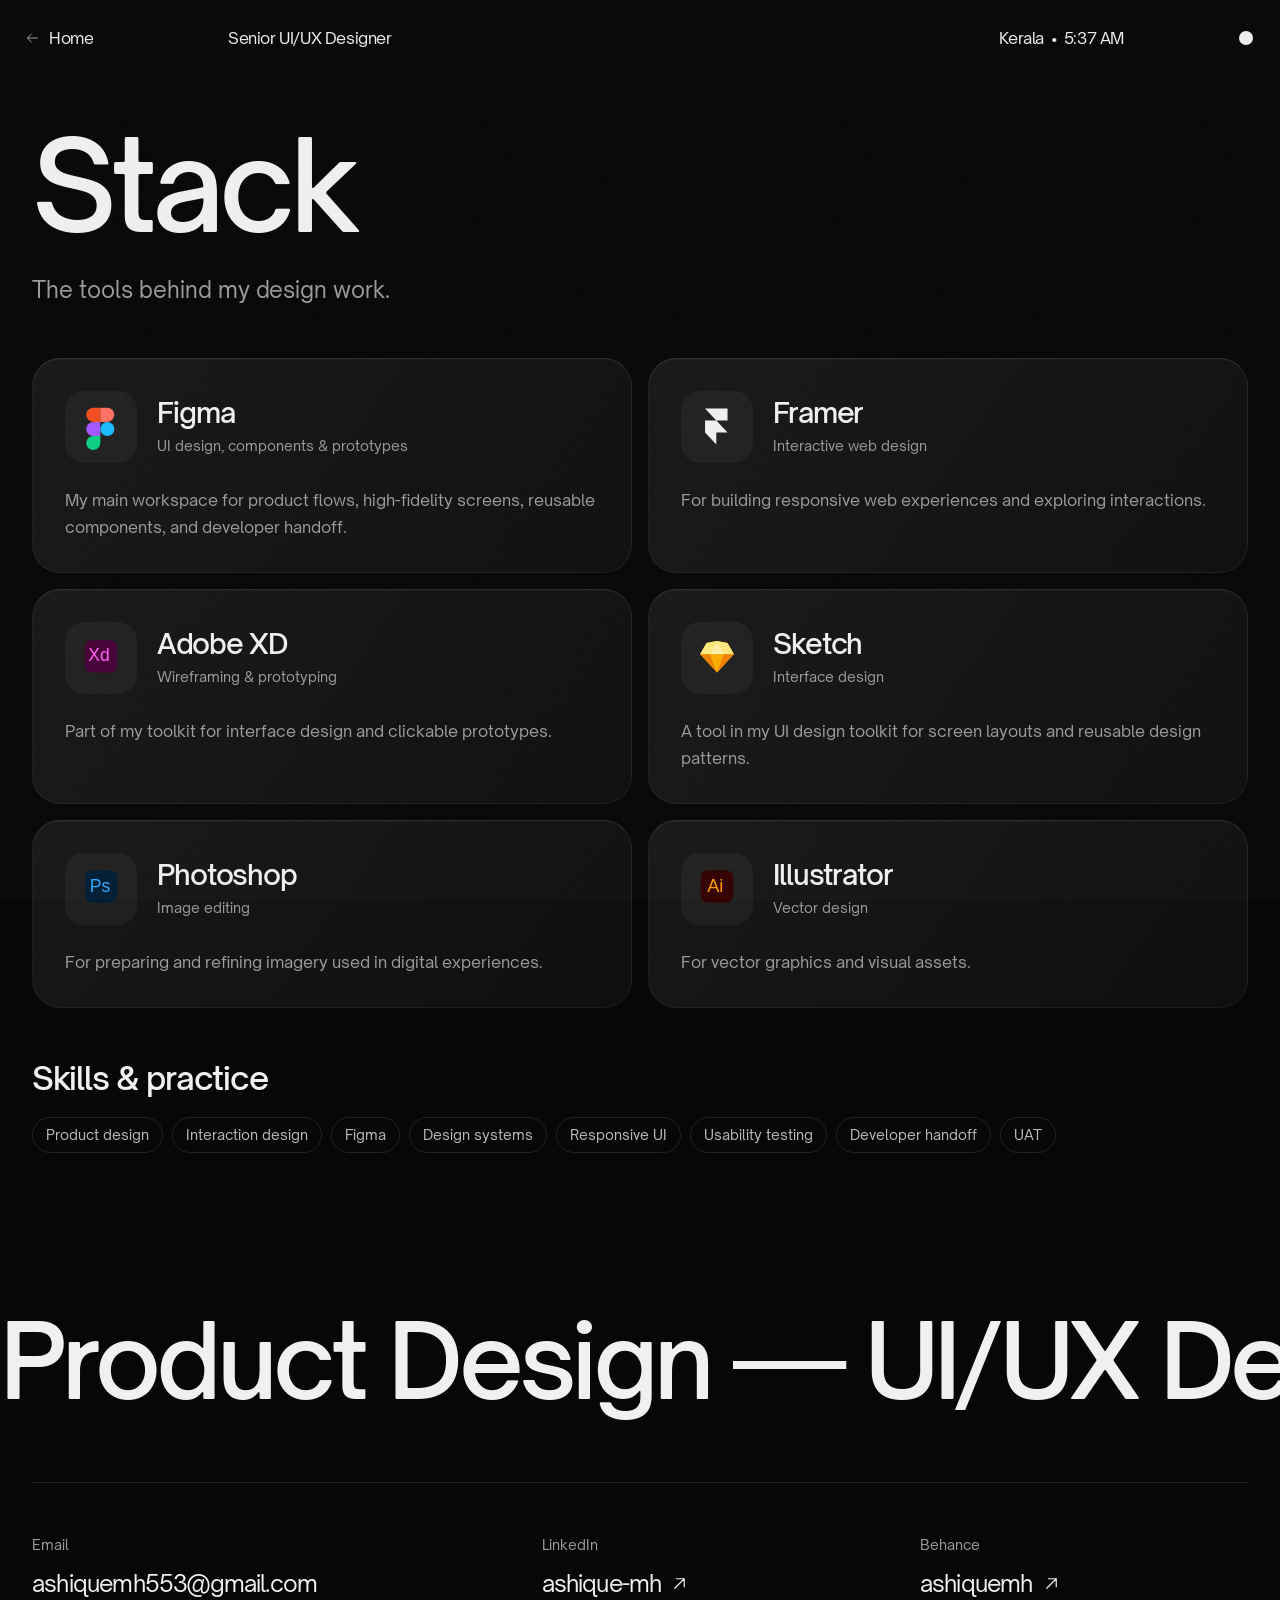
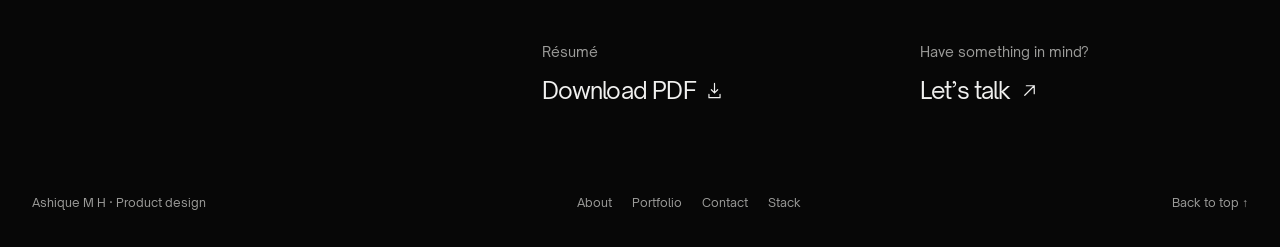
<file: stack/index.html>
<!doctype html><html lang="en" data-theme="dark"><head>
  <meta charset="utf-8"><meta name="viewport" content="width=device-width,initial-scale=1">
  <meta name="description" content="The tools and skills behind Ashique’s UI/UX design practice."><meta name="robots" content="index, follow"><meta name="theme-color" content="#080808">
  <title>Design tools | Ashique M H</title><link rel="icon" href="/assets/icon.svg" type="image/svg+xml">
  <link rel="preload" href="/assets/fonts/open-sauce-two-medium.woff2" as="font" type="font/woff2" crossorigin>
  <link rel="stylesheet" href="/assets/site.css?v=ab996ab409cb"><script src="/assets/theme.js"></script><script src="/assets/site.js?v=bdde9deddb83" defer></script>
  </head><body id="top" class="page-stack"><a class="skip-link" href="#main">Skip to content</a>
    <header class="topbar">
      <div class="topbar-identity">
        <a href="/" class="home-link" aria-label="Home"><svg class="icon" viewBox="0 0 24 24" width="22" height="22" fill="none" stroke="currentColor" stroke-width="1.5" stroke-linecap="round" stroke-linejoin="round" aria-hidden="true"><path d="M20 12H5m6-6-6 6 6 6"/></svg><span class="roll"><span>Home</span><span aria-hidden="true">Home</span></span></a>
        <span class="topbar-role">Senior UI/UX Designer</span>
      </div>
      <div class="topbar-meta"><span>Kerala <span class="time-dot">•</span> <time class="local-time" aria-label="Current time in Kerala">India</time></span>
        <button class="theme-toggle" type="button" aria-label="Switch to light theme" title="Switch theme" hidden><span></span></button>
      </div>
    </header><main id="main"><section class="content-shell stack-page"><h1 class="display-heading">Stack</h1><p class="page-lead">The tools behind my design work.</p>
  <div class="tools-grid"><article class="glass tool-card"><div class="tool-card-heading"><span class="tool-badge"><svg class="tool-symbol" viewBox="0 0 50 64" width="50" height="64" aria-hidden="true"><path fill="#f24e1e" d="M14 4h10v20H14a10 10 0 1 1 0-20"/><path fill="#ff7262" d="M24 4h10a10 10 0 1 1 0 20H24"/><path fill="#a259ff" d="M14 24h10v20H14a10 10 0 0 1 0-20"/><circle fill="#1abcfe" cx="34" cy="34" r="10"/><path fill="#0acf83" d="M14 44h10v10a10 10 0 1 1-10-10"/></svg></span><div><h2>Figma</h2><p>UI design, components & prototypes</p></div></div><p>My main workspace for product flows, high-fidelity screens, reusable components, and developer handoff.</p></article><article class="glass tool-card"><div class="tool-card-heading"><span class="tool-badge"><svg class="tool-symbol" viewBox="0 0 50 64" width="50" height="64" aria-hidden="true"><path fill="currentColor" d="M8 5h32v17H24l16 17H24v17L8 39V22h16L8 5Z"/></svg></span><div><h2>Framer</h2><p>Interactive web design</p></div></div><p>For building responsive web experiences and exploring interactions.</p></article><article class="glass tool-card"><div class="tool-card-heading"><span class="tool-badge"><svg class="tool-symbol" viewBox="0 0 50 64" width="50" height="64" aria-hidden="true"><rect x="2" y="6" width="46" height="46" rx="10" fill="#470137"/><text x="7" y="36" fill="#ff61f6" font-family="Arial,sans-serif" font-size="25" font-weight="500">Xd</text></svg></span><div><h2>Adobe XD</h2><p>Wireframing & prototyping</p></div></div><p>Part of my toolkit for interface design and clickable prototypes.</p></article><article class="glass tool-card"><div class="tool-card-heading"><span class="tool-badge"><svg class="tool-symbol" viewBox="0 0 50 64" width="50" height="64" aria-hidden="true"><path fill="#fdb300" d="M10 10 25 7 40 10 49 26 25 52 1 26Z"/><path fill="#ffea7d" d="m10 10 15-3-10 19H1Zm15-3 15 3 9 16H35Z"/><path fill="#fff1a8" d="m25 7 10 19H15Z"/><path fill="#fdad00" d="m15 26 10 26 10-26Z"/><path fill="#ed8000" d="M1 26h14l10 26Zm34 0h14L25 52Z"/></svg></span><div><h2>Sketch</h2><p>Interface design</p></div></div><p>A tool in my UI design toolkit for screen layouts and reusable design patterns.</p></article><article class="glass tool-card"><div class="tool-card-heading"><span class="tool-badge"><svg class="tool-symbol" viewBox="0 0 50 64" width="50" height="64" aria-hidden="true"><rect x="2" y="6" width="46" height="46" rx="10" fill="#001e36"/><text x="9" y="37" fill="#31a8ff" font-family="Arial,sans-serif" font-size="25">Ps</text></svg></span><div><h2>Photoshop</h2><p>Image editing</p></div></div><p>For preparing and refining imagery used in digital experiences.</p></article><article class="glass tool-card"><div class="tool-card-heading"><span class="tool-badge"><svg class="tool-symbol" viewBox="0 0 50 64" width="50" height="64" aria-hidden="true"><rect x="2" y="6" width="46" height="46" rx="10" fill="#330000"/><text x="11" y="37" fill="#ff9a00" font-family="Arial,sans-serif" font-size="26">Ai</text></svg></span><div><h2>Illustrator</h2><p>Vector design</p></div></div><p>For vector graphics and visual assets.</p></article></div>
  <section class="skill-section"><h2>Skills & practice</h2><ul class="skill-list"><li>Product design</li><li>Interaction design</li><li>Figma</li><li>Design systems</li><li>Responsive UI</li><li>Usability testing</li><li>Developer handoff</li><li>UAT</li></ul></section></section></main><footer class="site-footer">
    <div class="footer-marquee" tabindex="0" aria-label="Design specialisms. Animation pauses while focused.">
      <p class="sr-only">Product Design · UI/UX Design · Design Systems</p>
      <div class="footer-marquee-track" aria-hidden="true"><span class="footer-marquee-group">Product Design — UI/UX Design — Design Systems —&nbsp;</span><span class="footer-marquee-group">Product Design — UI/UX Design — Design Systems —&nbsp;</span></div>
    </div>
    <div class="footer-inner content-shell">
    <div class="footer-contact">
      <div class="footer-column"><div><span>Email</span><a href="mailto:ashiquemh553@gmail.com">ashiquemh553@gmail.com</a></div></div>
      <div class="footer-column"><div><span>LinkedIn</span><a href="https://www.linkedin.com/in/ashique-mh/" target="_blank" rel="noopener noreferrer">ashique-mh <svg class="icon" viewBox="0 0 24 24" width="22" height="22" fill="none" stroke="currentColor" stroke-width="1.5" stroke-linecap="round" stroke-linejoin="round" aria-hidden="true"><path d="M6 18 18 6M8 6h10v10"/></svg></a></div><div><span>Résumé</span><a href="/assets/ashique-mh-resume.pdf" download="Ashique-M-H-Resume.pdf">Download PDF <svg class="icon" viewBox="0 0 24 24" width="22" height="22" fill="none" stroke="currentColor" stroke-width="1.5" stroke-linecap="round" stroke-linejoin="round" aria-hidden="true"><path d="M12 3v12m-4-4 4 4 4-4M5 17v4h14v-4"/></svg></a></div></div>
      <div class="footer-column"><div><span>Behance</span><a href="https://www.behance.net/ashiquemh" target="_blank" rel="noopener noreferrer">ashiquemh <svg class="icon" viewBox="0 0 24 24" width="22" height="22" fill="none" stroke="currentColor" stroke-width="1.5" stroke-linecap="round" stroke-linejoin="round" aria-hidden="true"><path d="M6 18 18 6M8 6h10v10"/></svg></a></div><div><span>Have something in mind?</span><a href="/contact/">Let’s talk <svg class="icon" viewBox="0 0 24 24" width="22" height="22" fill="none" stroke="currentColor" stroke-width="1.5" stroke-linecap="round" stroke-linejoin="round" aria-hidden="true"><path d="M6 18 18 6M8 6h10v10"/></svg></a></div></div>
    </div>
    <div class="footer-bottom"><span>Ashique M H · Product design</span><nav aria-label="Footer navigation"><a href="/about/">About</a><a href="/portfolio/">Portfolio</a><a href="/contact/">Contact</a><a href="/stack/">Stack</a></nav><a href="#top" class="back-to-top">Back to top ↑</a></div>
    </div>
  </footer></body></html>
</file>
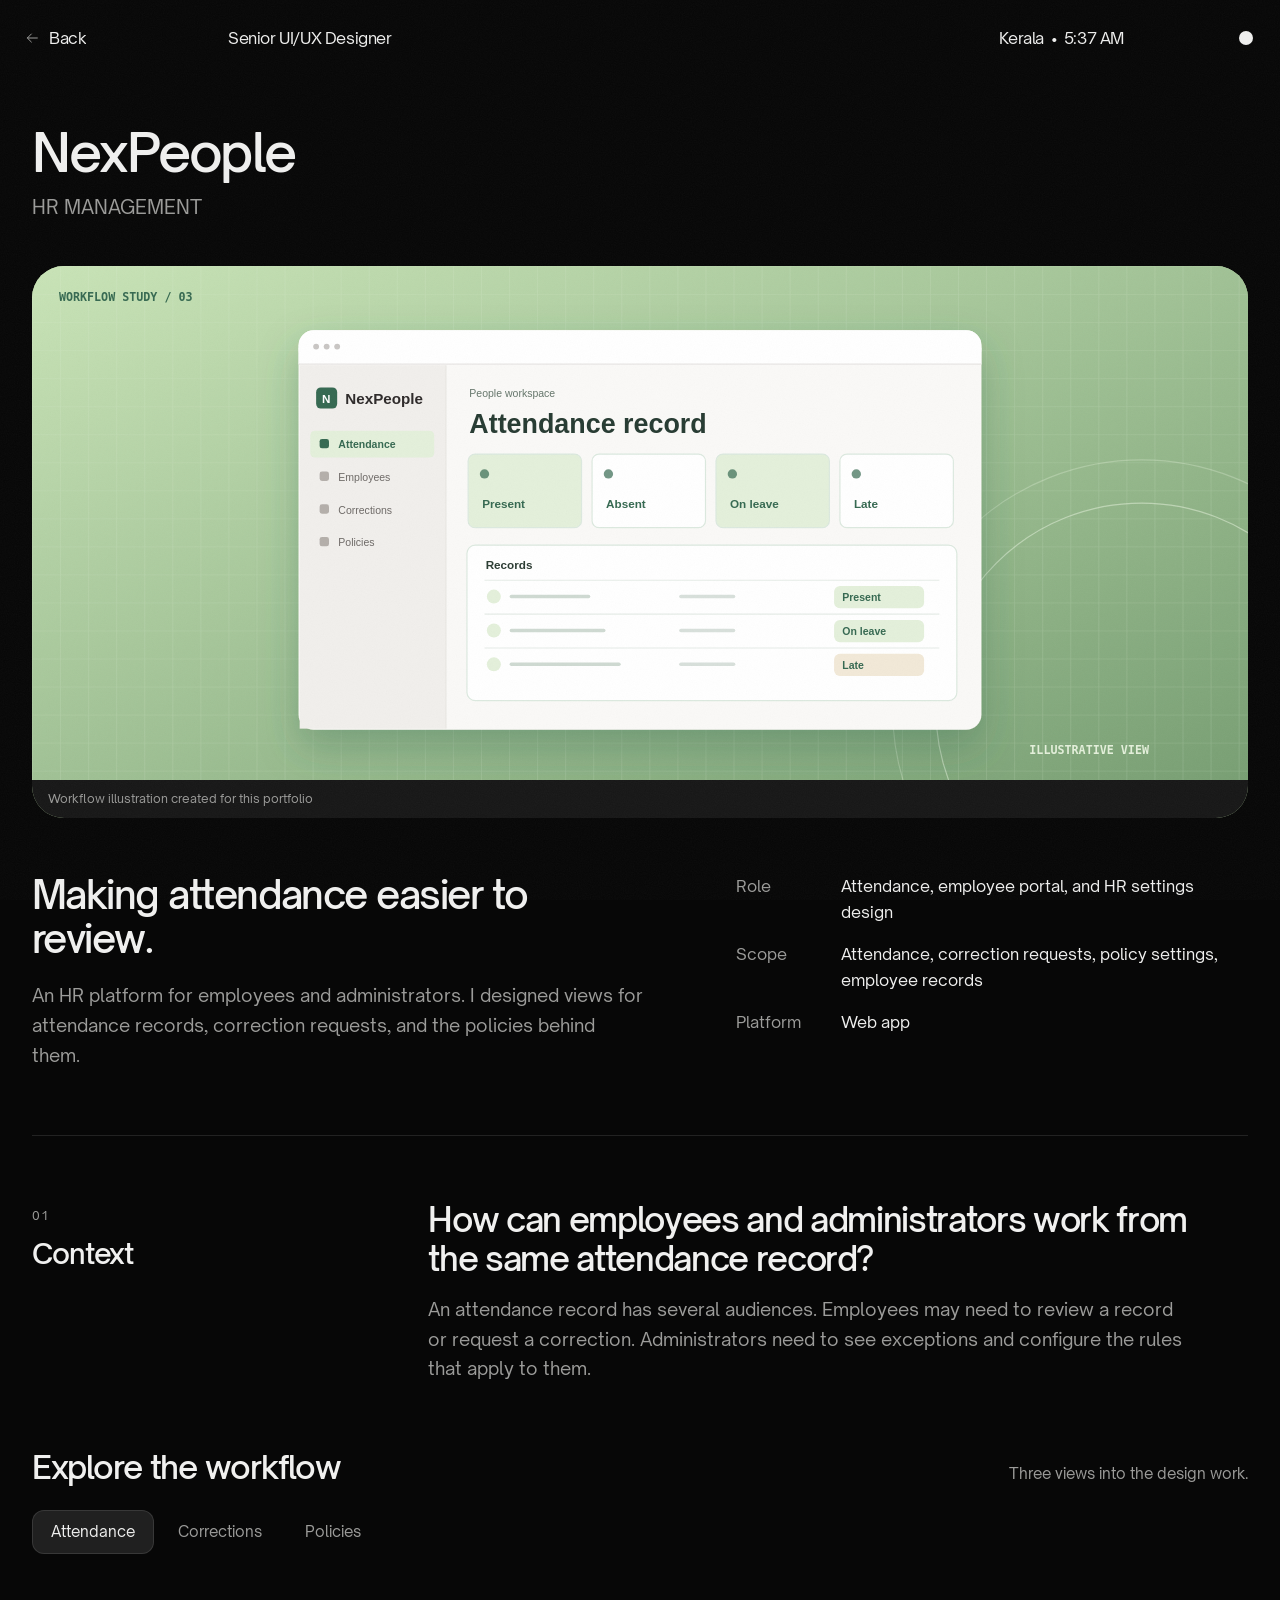
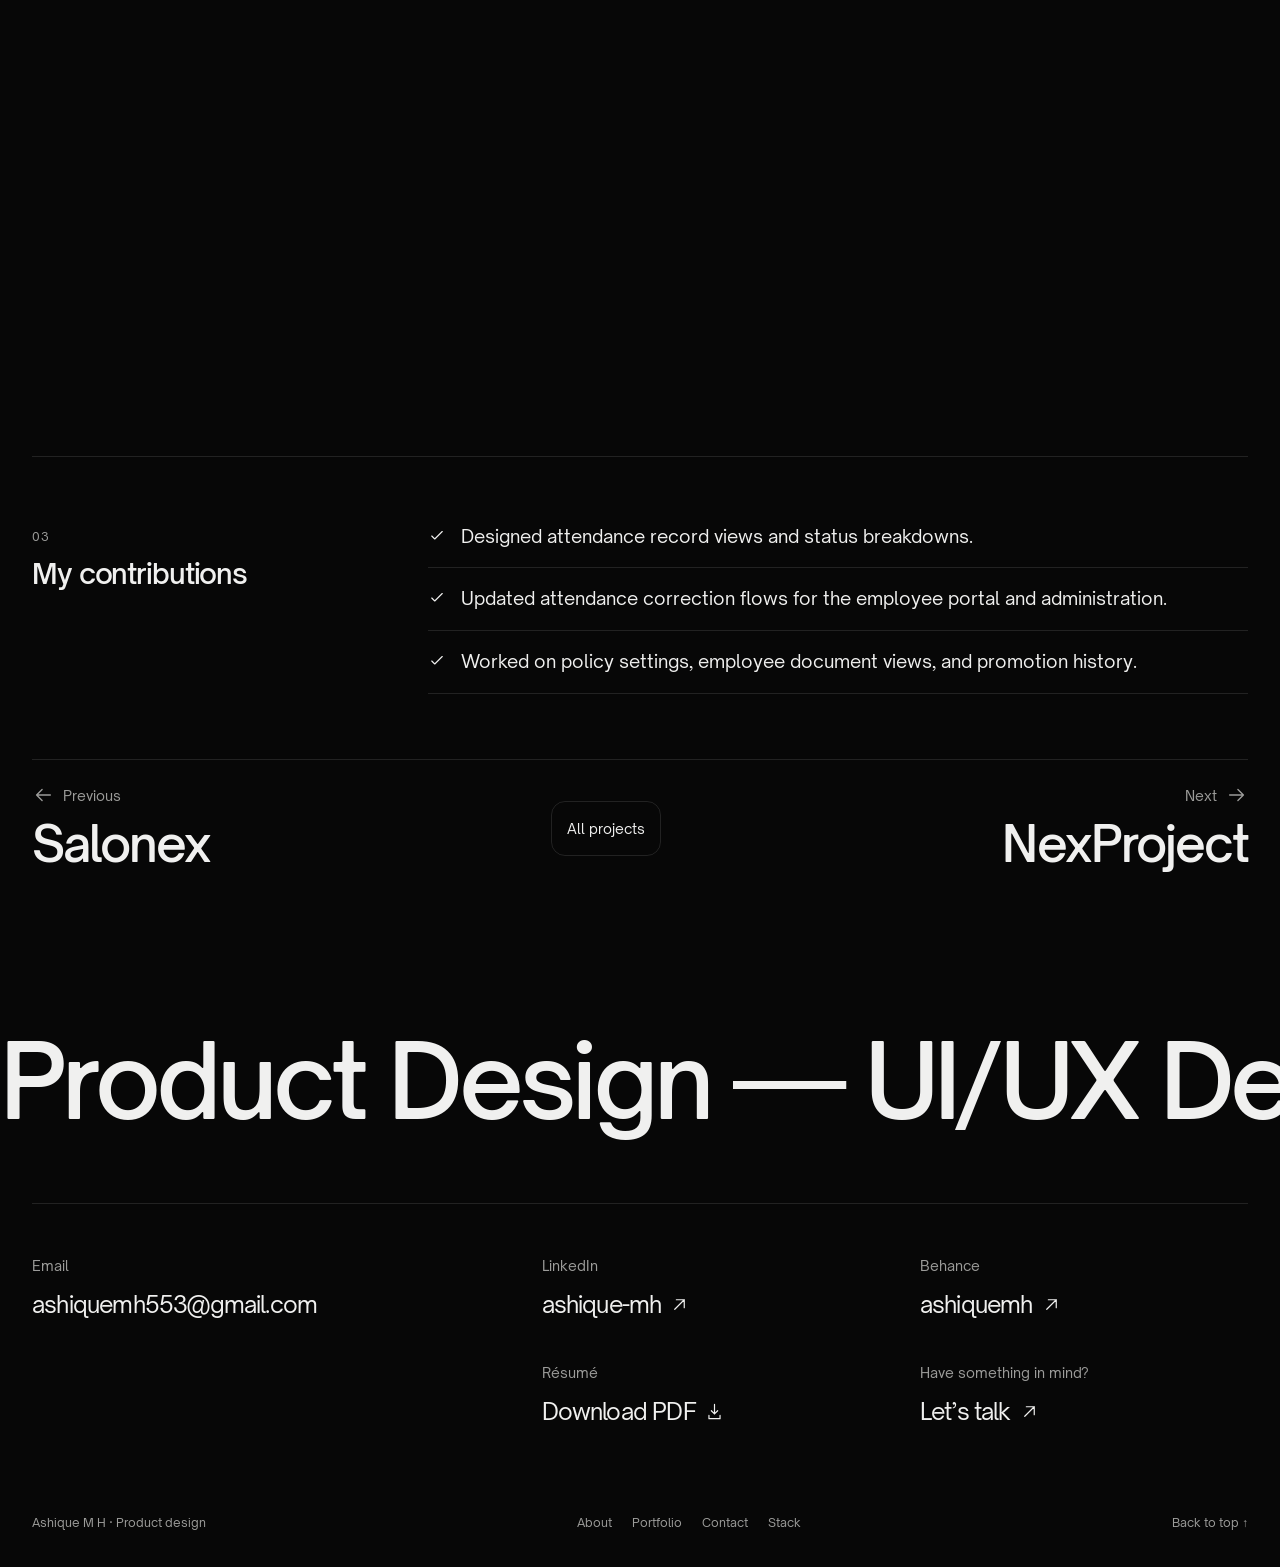
<file: work/nexpeople/index.html>
<!doctype html><html lang="en" data-theme="dark"><head>
  <meta charset="utf-8"><meta name="viewport" content="width=device-width,initial-scale=1">
  <meta name="description" content="An HR platform for employees and administrators. I designed views for attendance records, correction requests, and the policies behind them."><meta name="robots" content="index, follow"><meta name="theme-color" content="#080808">
  <title>NexPeople | Ashique M H</title><link rel="icon" href="/assets/icon.svg" type="image/svg+xml">
  <link rel="preload" href="/assets/fonts/open-sauce-two-medium.woff2" as="font" type="font/woff2" crossorigin>
  <link rel="stylesheet" href="/assets/site.css?v=ab996ab409cb"><script src="/assets/theme.js"></script><script src="/assets/site.js?v=bdde9deddb83" defer></script>
  </head><body id="top" class="page-case"><a class="skip-link" href="#main">Skip to content</a>
    <header class="topbar">
      <div class="topbar-identity">
        <a href="/portfolio/" class="home-link" aria-label="Back to portfolio"><svg class="icon" viewBox="0 0 24 24" width="22" height="22" fill="none" stroke="currentColor" stroke-width="1.5" stroke-linecap="round" stroke-linejoin="round" aria-hidden="true"><path d="M20 12H5m6-6-6 6 6 6"/></svg><span class="roll"><span>Back</span><span aria-hidden="true">Back</span></span></a>
        <span class="topbar-role">Senior UI/UX Designer</span>
      </div>
      <div class="topbar-meta"><span>Kerala <span class="time-dot">•</span> <time class="local-time" aria-label="Current time in Kerala">India</time></span>
        <button class="theme-toggle" type="button" aria-label="Switch to light theme" title="Switch theme" hidden><span></span></button>
      </div>
    </header><main id="main"><article class="content-shell case-page">
    <header class="case-heading"><h1>NexPeople</h1><p>HR MANAGEMENT</p></header>
    <figure class="case-cover theme-mint"><picture><source media="(min-width: 900px)" srcset="/assets/nexpeople-wide.svg" width="1040" height="440"><img src="/assets/nexpeople-0.svg" alt="A schematic attendance dashboard with summary cards, status labels, and a record table." width="740" height="440" loading="lazy"></picture><figcaption>Workflow illustration created for this portfolio</figcaption></figure>
    <div class="case-intro"><div><h2>Making attendance easier to review.</h2><p>An HR platform for employees and administrators. I designed views for attendance records, correction requests, and the policies behind them.</p></div><dl><div><dt>Role</dt><dd>Attendance, employee portal, and HR settings design</dd></div><div><dt>Scope</dt><dd>Attendance, correction requests, policy settings, employee records</dd></div><div><dt>Platform</dt><dd>Web app</dd></div></dl></div>
    <section class="case-section"><div><span class="section-number">01</span><h2>Context</h2></div><div><h3>How can employees and administrators work from the same attendance record?</h3><p>An attendance record has several audiences. Employees may need to review a record or request a correction. Administrators need to see exceptions and configure the rules that apply to them.</p></div></section>
    <section class="workflow-section" aria-labelledby="workflow-title"><div class="section-heading"><h2 id="workflow-title">Explore the workflow</h2><p>Three views into the design work.</p></div>
      <div class="workflow-tabs" data-workflow-tabs aria-label="Workflow stages" hidden><button id="stage-tab-0" aria-controls="stage-0" type="button">Attendance</button><button id="stage-tab-1" aria-controls="stage-1" type="button">Corrections</button><button id="stage-tab-2" aria-controls="stage-2" type="button">Policies</button></div>
      <div class="workflow-panels"><div class="workflow-panel glass" id="stage-0" data-workflow-panel>
        <div class="workflow-copy"><span class="section-number">01 / ATTENDANCE</span><h3>Create a useful starting point</h3><p>I worked on the attendance record and its present, absent, on leave, and late views. Each status gives an administrator a different starting point for review.</p><span class="workflow-lens">Design lens · Status and navigation</span></div><div class="workflow-visual theme-mint"><img src="/assets/nexpeople-0.svg" alt="A schematic attendance dashboard with summary cards, status labels, and a record table." width="740" height="440" loading="lazy"></div>
      </div><div class="workflow-panel glass" id="stage-1" data-workflow-panel>
        <div class="workflow-copy"><span class="section-number">02 / CORRECTIONS</span><h3>Support both sides of a correction</h3><p>I designed employee portal and administrator views for attendance regularization, including how to add and review a correction request.</p><span class="workflow-lens">Design lens · Role-based workflows</span></div><div class="workflow-visual theme-mint"><img src="/assets/nexpeople-1.svg" alt="Workflow illustration for Corrections" width="740" height="440" loading="lazy"></div>
      </div><div class="workflow-panel glass" id="stage-2" data-workflow-panel>
        <div class="workflow-copy"><span class="section-number">03 / POLICIES</span><h3>Give policy settings a clear home</h3><p>I designed attendance rules, break and deduction settings, and regularization settings, keeping configuration distinct from the daily record.</p><span class="workflow-lens">Design lens · Configuration and records</span></div><div class="workflow-visual theme-mint"><img src="/assets/nexpeople-2.svg" alt="Workflow illustration for Policies" width="740" height="440" loading="lazy"></div>
      </div></div>
    </section>
    <section class="case-section"><div><span class="section-number">03</span><h2>My contributions</h2></div><ul class="contributions"><li><svg class="icon" viewBox="0 0 24 24" width="22" height="22" fill="none" stroke="currentColor" stroke-width="1.5" stroke-linecap="round" stroke-linejoin="round" aria-hidden="true"><path d="m5 12 4 4L19 6"/></svg><span>Designed attendance record views and status breakdowns.</span></li><li><svg class="icon" viewBox="0 0 24 24" width="22" height="22" fill="none" stroke="currentColor" stroke-width="1.5" stroke-linecap="round" stroke-linejoin="round" aria-hidden="true"><path d="m5 12 4 4L19 6"/></svg><span>Updated attendance correction flows for the employee portal and administration.</span></li><li><svg class="icon" viewBox="0 0 24 24" width="22" height="22" fill="none" stroke="currentColor" stroke-width="1.5" stroke-linecap="round" stroke-linejoin="round" aria-hidden="true"><path d="m5 12 4 4L19 6"/></svg><span>Worked on policy settings, employee document views, and promotion history.</span></li></ul></section>
    <nav class="case-navigation" aria-label="Browse case studies"><a href="/work/salonex/"><span><svg class="icon" viewBox="0 0 24 24" width="22" height="22" fill="none" stroke="currentColor" stroke-width="1.5" stroke-linecap="round" stroke-linejoin="round" aria-hidden="true"><path d="M20 12H5m6-6-6 6 6 6"/></svg> Previous</span><strong>Salonex</strong></a><a href="/portfolio/" class="all-projects-link">All projects</a><a href="/work/nexproject/"><span>Next <svg class="icon" viewBox="0 0 24 24" width="22" height="22" fill="none" stroke="currentColor" stroke-width="1.5" stroke-linecap="round" stroke-linejoin="round" aria-hidden="true"><path d="M4 12h15m-6-6 6 6-6 6"/></svg></span><strong>NexProject</strong></a></nav>
  </article></main><footer class="site-footer">
    <div class="footer-marquee" tabindex="0" aria-label="Design specialisms. Animation pauses while focused.">
      <p class="sr-only">Product Design · UI/UX Design · Design Systems</p>
      <div class="footer-marquee-track" aria-hidden="true"><span class="footer-marquee-group">Product Design — UI/UX Design — Design Systems —&nbsp;</span><span class="footer-marquee-group">Product Design — UI/UX Design — Design Systems —&nbsp;</span></div>
    </div>
    <div class="footer-inner content-shell">
    <div class="footer-contact">
      <div class="footer-column"><div><span>Email</span><a href="mailto:ashiquemh553@gmail.com">ashiquemh553@gmail.com</a></div></div>
      <div class="footer-column"><div><span>LinkedIn</span><a href="https://www.linkedin.com/in/ashique-mh/" target="_blank" rel="noopener noreferrer">ashique-mh <svg class="icon" viewBox="0 0 24 24" width="22" height="22" fill="none" stroke="currentColor" stroke-width="1.5" stroke-linecap="round" stroke-linejoin="round" aria-hidden="true"><path d="M6 18 18 6M8 6h10v10"/></svg></a></div><div><span>Résumé</span><a href="/assets/ashique-mh-resume.pdf" download="Ashique-M-H-Resume.pdf">Download PDF <svg class="icon" viewBox="0 0 24 24" width="22" height="22" fill="none" stroke="currentColor" stroke-width="1.5" stroke-linecap="round" stroke-linejoin="round" aria-hidden="true"><path d="M12 3v12m-4-4 4 4 4-4M5 17v4h14v-4"/></svg></a></div></div>
      <div class="footer-column"><div><span>Behance</span><a href="https://www.behance.net/ashiquemh" target="_blank" rel="noopener noreferrer">ashiquemh <svg class="icon" viewBox="0 0 24 24" width="22" height="22" fill="none" stroke="currentColor" stroke-width="1.5" stroke-linecap="round" stroke-linejoin="round" aria-hidden="true"><path d="M6 18 18 6M8 6h10v10"/></svg></a></div><div><span>Have something in mind?</span><a href="/contact/">Let’s talk <svg class="icon" viewBox="0 0 24 24" width="22" height="22" fill="none" stroke="currentColor" stroke-width="1.5" stroke-linecap="round" stroke-linejoin="round" aria-hidden="true"><path d="M6 18 18 6M8 6h10v10"/></svg></a></div></div>
    </div>
    <div class="footer-bottom"><span>Ashique M H · Product design</span><nav aria-label="Footer navigation"><a href="/about/">About</a><a href="/portfolio/">Portfolio</a><a href="/contact/">Contact</a><a href="/stack/">Stack</a></nav><a href="#top" class="back-to-top">Back to top ↑</a></div>
    </div>
  </footer></body></html>
</file>
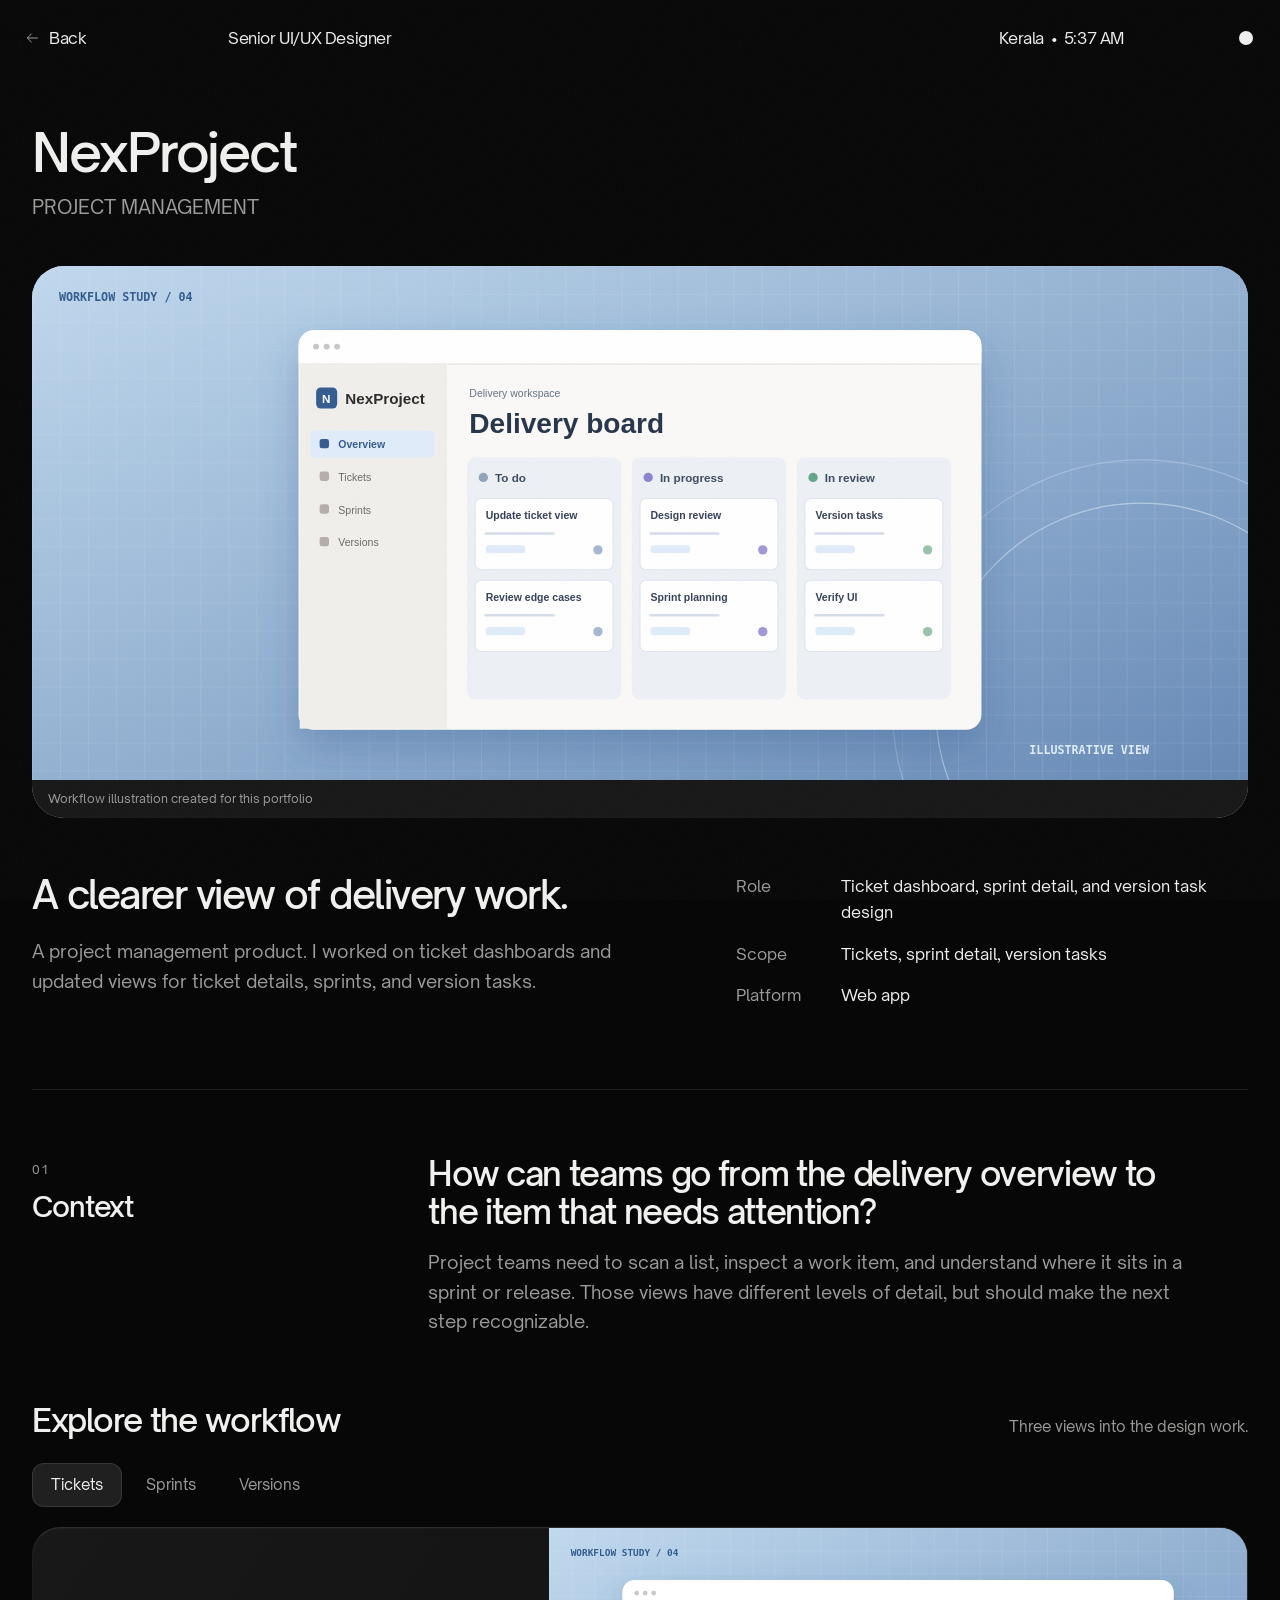
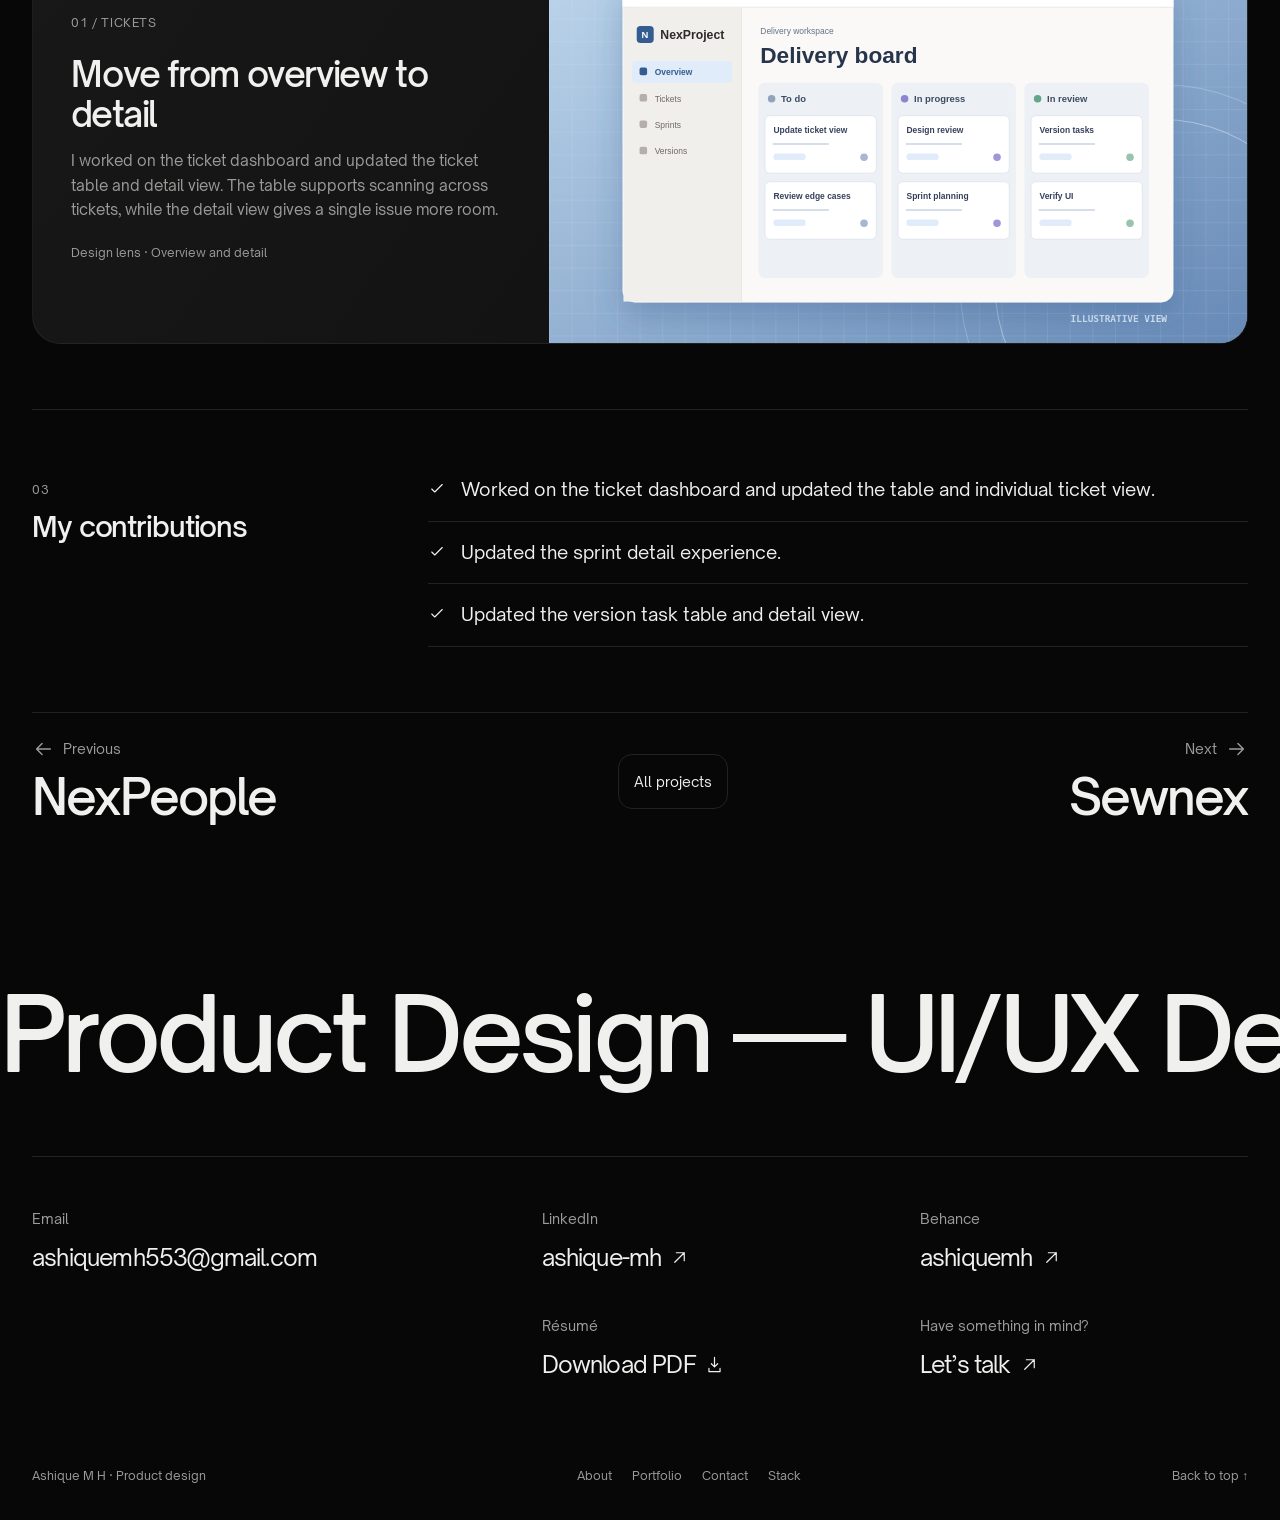
<file: work/nexproject/index.html>
<!doctype html><html lang="en" data-theme="dark"><head>
  <meta charset="utf-8"><meta name="viewport" content="width=device-width,initial-scale=1">
  <meta name="description" content="A project management product. I worked on ticket dashboards and updated views for ticket details, sprints, and version tasks."><meta name="robots" content="index, follow"><meta name="theme-color" content="#080808">
  <title>NexProject | Ashique M H</title><link rel="icon" href="/assets/icon.svg" type="image/svg+xml">
  <link rel="preload" href="/assets/fonts/open-sauce-two-medium.woff2" as="font" type="font/woff2" crossorigin>
  <link rel="stylesheet" href="/assets/site.css?v=ab996ab409cb"><script src="/assets/theme.js"></script><script src="/assets/site.js?v=bdde9deddb83" defer></script>
  </head><body id="top" class="page-case"><a class="skip-link" href="#main">Skip to content</a>
    <header class="topbar">
      <div class="topbar-identity">
        <a href="/portfolio/" class="home-link" aria-label="Back to portfolio"><svg class="icon" viewBox="0 0 24 24" width="22" height="22" fill="none" stroke="currentColor" stroke-width="1.5" stroke-linecap="round" stroke-linejoin="round" aria-hidden="true"><path d="M20 12H5m6-6-6 6 6 6"/></svg><span class="roll"><span>Back</span><span aria-hidden="true">Back</span></span></a>
        <span class="topbar-role">Senior UI/UX Designer</span>
      </div>
      <div class="topbar-meta"><span>Kerala <span class="time-dot">•</span> <time class="local-time" aria-label="Current time in Kerala">India</time></span>
        <button class="theme-toggle" type="button" aria-label="Switch to light theme" title="Switch theme" hidden><span></span></button>
      </div>
    </header><main id="main"><article class="content-shell case-page">
    <header class="case-heading"><h1>NexProject</h1><p>PROJECT MANAGEMENT</p></header>
    <figure class="case-cover theme-blue"><picture><source media="(min-width: 900px)" srcset="/assets/nexproject-wide.svg" width="1040" height="440"><img src="/assets/nexproject-0.svg" alt="A schematic delivery board showing work grouped by status." width="740" height="440" loading="lazy"></picture><figcaption>Workflow illustration created for this portfolio</figcaption></figure>
    <div class="case-intro"><div><h2>A clearer view of delivery work.</h2><p>A project management product. I worked on ticket dashboards and updated views for ticket details, sprints, and version tasks.</p></div><dl><div><dt>Role</dt><dd>Ticket dashboard, sprint detail, and version task design</dd></div><div><dt>Scope</dt><dd>Tickets, sprint detail, version tasks</dd></div><div><dt>Platform</dt><dd>Web app</dd></div></dl></div>
    <section class="case-section"><div><span class="section-number">01</span><h2>Context</h2></div><div><h3>How can teams go from the delivery overview to the item that needs attention?</h3><p>Project teams need to scan a list, inspect a work item, and understand where it sits in a sprint or release. Those views have different levels of detail, but should make the next step recognizable.</p></div></section>
    <section class="workflow-section" aria-labelledby="workflow-title"><div class="section-heading"><h2 id="workflow-title">Explore the workflow</h2><p>Three views into the design work.</p></div>
      <div class="workflow-tabs" data-workflow-tabs aria-label="Workflow stages" hidden><button id="stage-tab-0" aria-controls="stage-0" type="button">Tickets</button><button id="stage-tab-1" aria-controls="stage-1" type="button">Sprints</button><button id="stage-tab-2" aria-controls="stage-2" type="button">Versions</button></div>
      <div class="workflow-panels"><div class="workflow-panel glass" id="stage-0" data-workflow-panel>
        <div class="workflow-copy"><span class="section-number">01 / TICKETS</span><h3>Move from overview to detail</h3><p>I worked on the ticket dashboard and updated the ticket table and detail view. The table supports scanning across tickets, while the detail view gives a single issue more room.</p><span class="workflow-lens">Design lens · Overview and detail</span></div><div class="workflow-visual theme-blue"><img src="/assets/nexproject-0.svg" alt="A schematic delivery board showing work grouped by status." width="740" height="440" loading="lazy"></div>
      </div><div class="workflow-panel glass" id="stage-1" data-workflow-panel>
        <div class="workflow-copy"><span class="section-number">02 / SPRINTS</span><h3>Show work in its sprint context</h3><p>I updated the sprint detail experience. A sprint provides the time window and context for the individual work items it contains.</p><span class="workflow-lens">Design lens · Planning context</span></div><div class="workflow-visual theme-blue"><img src="/assets/nexproject-1.svg" alt="Workflow illustration for Sprints" width="740" height="440" loading="lazy"></div>
      </div><div class="workflow-panel glass" id="stage-2" data-workflow-panel>
        <div class="workflow-copy"><span class="section-number">03 / VERSIONS</span><h3>Make release tasks easy to locate</h3><p>I updated the version task table and task view. This provides another way to move from a release-level overview to an individual task.</p><span class="workflow-lens">Design lens · Consistent navigation</span></div><div class="workflow-visual theme-blue"><img src="/assets/nexproject-2.svg" alt="Workflow illustration for Versions" width="740" height="440" loading="lazy"></div>
      </div></div>
    </section>
    <section class="case-section"><div><span class="section-number">03</span><h2>My contributions</h2></div><ul class="contributions"><li><svg class="icon" viewBox="0 0 24 24" width="22" height="22" fill="none" stroke="currentColor" stroke-width="1.5" stroke-linecap="round" stroke-linejoin="round" aria-hidden="true"><path d="m5 12 4 4L19 6"/></svg><span>Worked on the ticket dashboard and updated the table and individual ticket view.</span></li><li><svg class="icon" viewBox="0 0 24 24" width="22" height="22" fill="none" stroke="currentColor" stroke-width="1.5" stroke-linecap="round" stroke-linejoin="round" aria-hidden="true"><path d="m5 12 4 4L19 6"/></svg><span>Updated the sprint detail experience.</span></li><li><svg class="icon" viewBox="0 0 24 24" width="22" height="22" fill="none" stroke="currentColor" stroke-width="1.5" stroke-linecap="round" stroke-linejoin="round" aria-hidden="true"><path d="m5 12 4 4L19 6"/></svg><span>Updated the version task table and detail view.</span></li></ul></section>
    <nav class="case-navigation" aria-label="Browse case studies"><a href="/work/nexpeople/"><span><svg class="icon" viewBox="0 0 24 24" width="22" height="22" fill="none" stroke="currentColor" stroke-width="1.5" stroke-linecap="round" stroke-linejoin="round" aria-hidden="true"><path d="M20 12H5m6-6-6 6 6 6"/></svg> Previous</span><strong>NexPeople</strong></a><a href="/portfolio/" class="all-projects-link">All projects</a><a href="/work/sewnex/"><span>Next <svg class="icon" viewBox="0 0 24 24" width="22" height="22" fill="none" stroke="currentColor" stroke-width="1.5" stroke-linecap="round" stroke-linejoin="round" aria-hidden="true"><path d="M4 12h15m-6-6 6 6-6 6"/></svg></span><strong>Sewnex</strong></a></nav>
  </article></main><footer class="site-footer">
    <div class="footer-marquee" tabindex="0" aria-label="Design specialisms. Animation pauses while focused.">
      <p class="sr-only">Product Design · UI/UX Design · Design Systems</p>
      <div class="footer-marquee-track" aria-hidden="true"><span class="footer-marquee-group">Product Design — UI/UX Design — Design Systems —&nbsp;</span><span class="footer-marquee-group">Product Design — UI/UX Design — Design Systems —&nbsp;</span></div>
    </div>
    <div class="footer-inner content-shell">
    <div class="footer-contact">
      <div class="footer-column"><div><span>Email</span><a href="mailto:ashiquemh553@gmail.com">ashiquemh553@gmail.com</a></div></div>
      <div class="footer-column"><div><span>LinkedIn</span><a href="https://www.linkedin.com/in/ashique-mh/" target="_blank" rel="noopener noreferrer">ashique-mh <svg class="icon" viewBox="0 0 24 24" width="22" height="22" fill="none" stroke="currentColor" stroke-width="1.5" stroke-linecap="round" stroke-linejoin="round" aria-hidden="true"><path d="M6 18 18 6M8 6h10v10"/></svg></a></div><div><span>Résumé</span><a href="/assets/ashique-mh-resume.pdf" download="Ashique-M-H-Resume.pdf">Download PDF <svg class="icon" viewBox="0 0 24 24" width="22" height="22" fill="none" stroke="currentColor" stroke-width="1.5" stroke-linecap="round" stroke-linejoin="round" aria-hidden="true"><path d="M12 3v12m-4-4 4 4 4-4M5 17v4h14v-4"/></svg></a></div></div>
      <div class="footer-column"><div><span>Behance</span><a href="https://www.behance.net/ashiquemh" target="_blank" rel="noopener noreferrer">ashiquemh <svg class="icon" viewBox="0 0 24 24" width="22" height="22" fill="none" stroke="currentColor" stroke-width="1.5" stroke-linecap="round" stroke-linejoin="round" aria-hidden="true"><path d="M6 18 18 6M8 6h10v10"/></svg></a></div><div><span>Have something in mind?</span><a href="/contact/">Let’s talk <svg class="icon" viewBox="0 0 24 24" width="22" height="22" fill="none" stroke="currentColor" stroke-width="1.5" stroke-linecap="round" stroke-linejoin="round" aria-hidden="true"><path d="M6 18 18 6M8 6h10v10"/></svg></a></div></div>
    </div>
    <div class="footer-bottom"><span>Ashique M H · Product design</span><nav aria-label="Footer navigation"><a href="/about/">About</a><a href="/portfolio/">Portfolio</a><a href="/contact/">Contact</a><a href="/stack/">Stack</a></nav><a href="#top" class="back-to-top">Back to top ↑</a></div>
    </div>
  </footer></body></html>
</file>
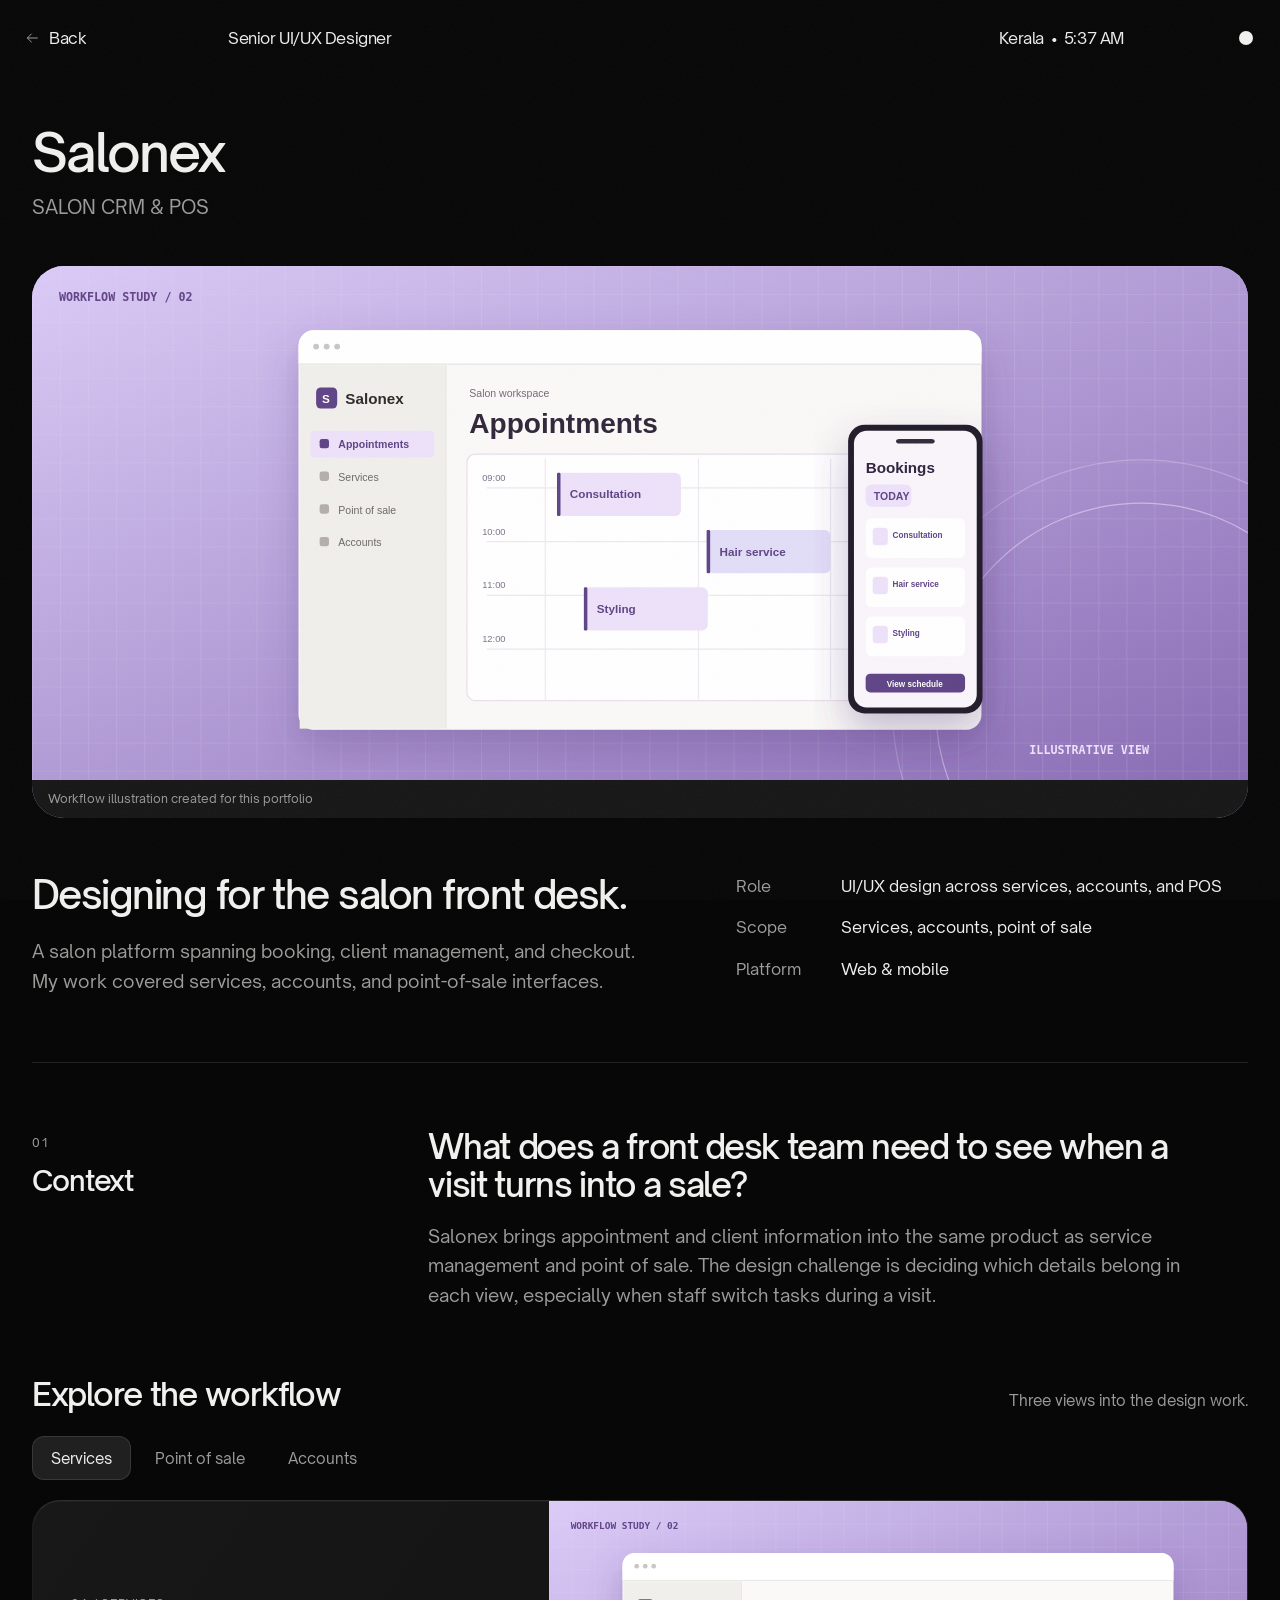
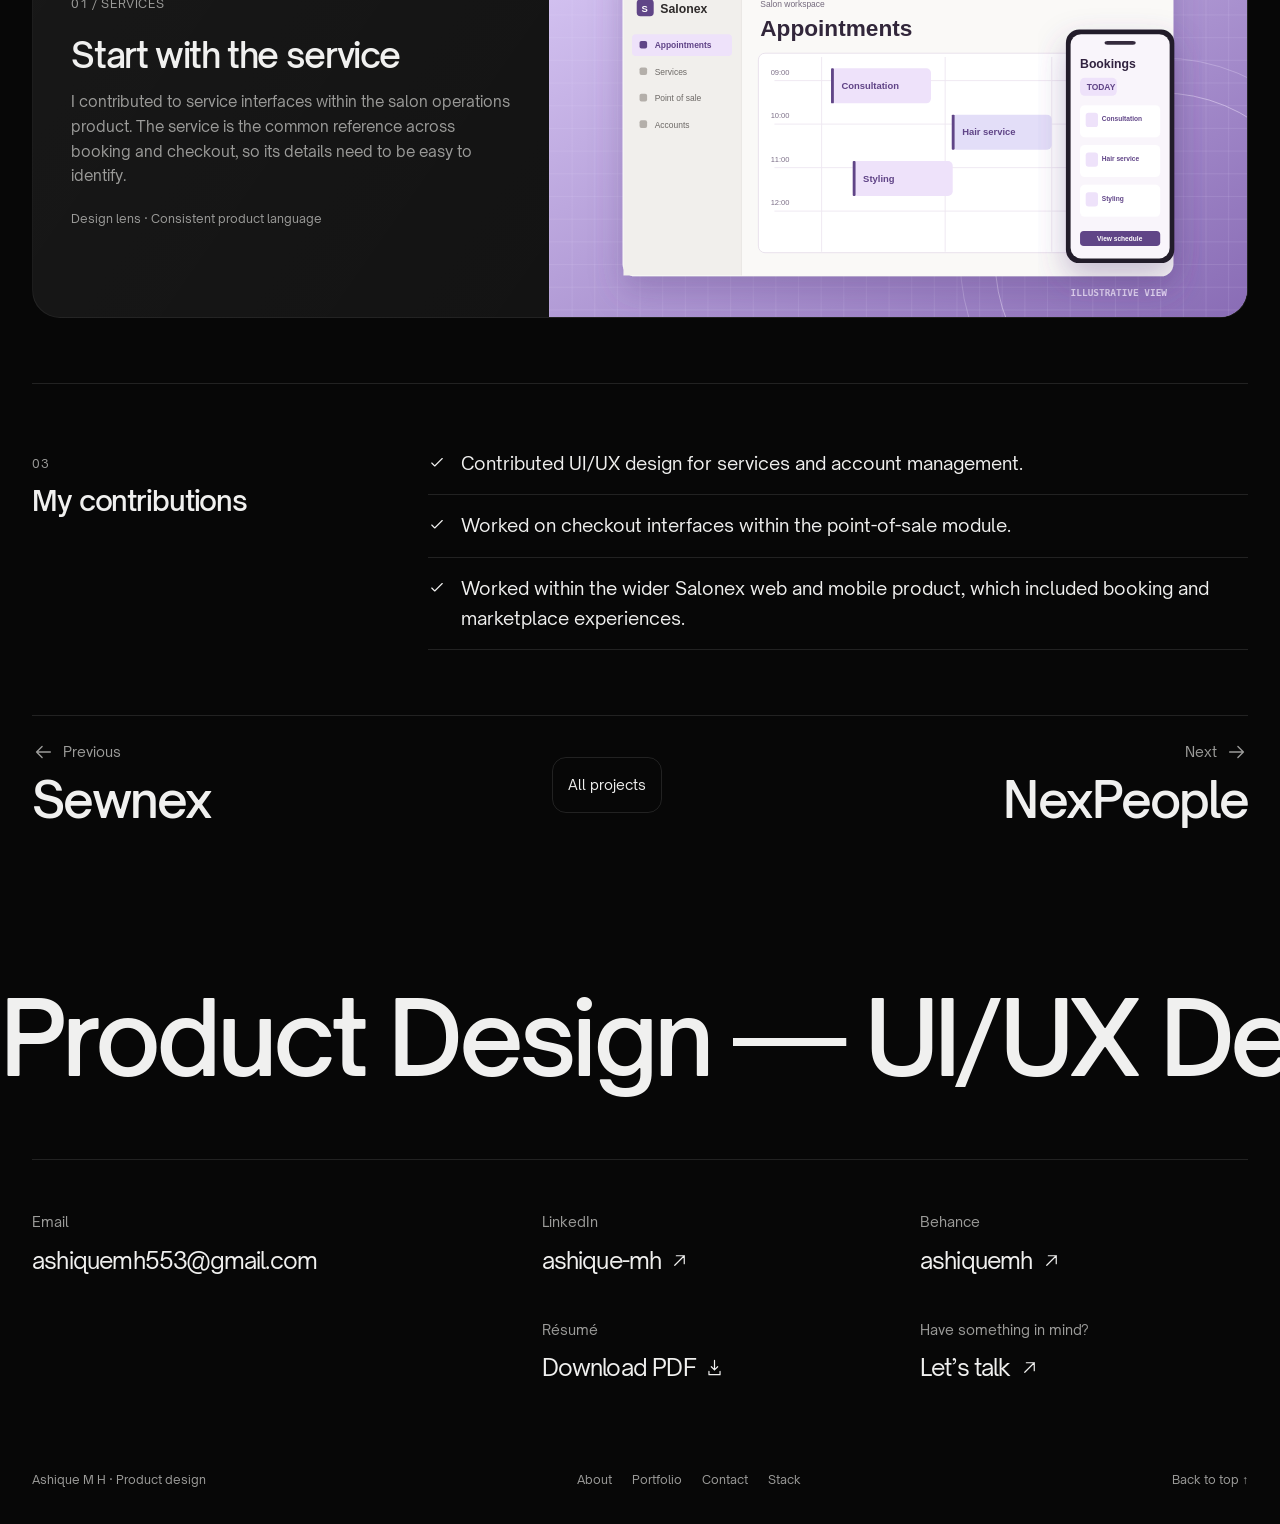
<file: work/salonex/index.html>
<!doctype html><html lang="en" data-theme="dark"><head>
  <meta charset="utf-8"><meta name="viewport" content="width=device-width,initial-scale=1">
  <meta name="description" content="A salon platform spanning booking, client management, and checkout. My work covered services, accounts, and point-of-sale interfaces."><meta name="robots" content="index, follow"><meta name="theme-color" content="#080808">
  <title>Salonex | Ashique M H</title><link rel="icon" href="/assets/icon.svg" type="image/svg+xml">
  <link rel="preload" href="/assets/fonts/open-sauce-two-medium.woff2" as="font" type="font/woff2" crossorigin>
  <link rel="stylesheet" href="/assets/site.css?v=ab996ab409cb"><script src="/assets/theme.js"></script><script src="/assets/site.js?v=bdde9deddb83" defer></script>
  </head><body id="top" class="page-case"><a class="skip-link" href="#main">Skip to content</a>
    <header class="topbar">
      <div class="topbar-identity">
        <a href="/portfolio/" class="home-link" aria-label="Back to portfolio"><svg class="icon" viewBox="0 0 24 24" width="22" height="22" fill="none" stroke="currentColor" stroke-width="1.5" stroke-linecap="round" stroke-linejoin="round" aria-hidden="true"><path d="M20 12H5m6-6-6 6 6 6"/></svg><span class="roll"><span>Back</span><span aria-hidden="true">Back</span></span></a>
        <span class="topbar-role">Senior UI/UX Designer</span>
      </div>
      <div class="topbar-meta"><span>Kerala <span class="time-dot">•</span> <time class="local-time" aria-label="Current time in Kerala">India</time></span>
        <button class="theme-toggle" type="button" aria-label="Switch to light theme" title="Switch theme" hidden><span></span></button>
      </div>
    </header><main id="main"><article class="content-shell case-page">
    <header class="case-heading"><h1>Salonex</h1><p>SALON CRM & POS</p></header>
    <figure class="case-cover theme-lilac"><picture><source media="(min-width: 900px)" srcset="/assets/salonex-wide.svg" width="1040" height="440"><img src="/assets/salonex-0.svg" alt="A schematic appointment schedule with a mobile booking view." width="740" height="440" loading="lazy"></picture><figcaption>Workflow illustration created for this portfolio</figcaption></figure>
    <div class="case-intro"><div><h2>Designing for the salon front desk.</h2><p>A salon platform spanning booking, client management, and checkout. My work covered services, accounts, and point-of-sale interfaces.</p></div><dl><div><dt>Role</dt><dd>UI/UX design across services, accounts, and POS</dd></div><div><dt>Scope</dt><dd>Services, accounts, point of sale</dd></div><div><dt>Platform</dt><dd>Web & mobile</dd></div></dl></div>
    <section class="case-section"><div><span class="section-number">01</span><h2>Context</h2></div><div><h3>What does a front desk team need to see when a visit turns into a sale?</h3><p>Salonex brings appointment and client information into the same product as service management and point of sale. The design challenge is deciding which details belong in each view, especially when staff switch tasks during a visit.</p></div></section>
    <section class="workflow-section" aria-labelledby="workflow-title"><div class="section-heading"><h2 id="workflow-title">Explore the workflow</h2><p>Three views into the design work.</p></div>
      <div class="workflow-tabs" data-workflow-tabs aria-label="Workflow stages" hidden><button id="stage-tab-0" aria-controls="stage-0" type="button">Services</button><button id="stage-tab-1" aria-controls="stage-1" type="button">Point of sale</button><button id="stage-tab-2" aria-controls="stage-2" type="button">Accounts</button></div>
      <div class="workflow-panels"><div class="workflow-panel glass" id="stage-0" data-workflow-panel>
        <div class="workflow-copy"><span class="section-number">01 / SERVICES</span><h3>Start with the service</h3><p>I contributed to service interfaces within the salon operations product. The service is the common reference across booking and checkout, so its details need to be easy to identify.</p><span class="workflow-lens">Design lens · Consistent product language</span></div><div class="workflow-visual theme-lilac"><img src="/assets/salonex-0.svg" alt="A schematic appointment schedule with a mobile booking view." width="740" height="440" loading="lazy"></div>
      </div><div class="workflow-panel glass" id="stage-1" data-workflow-panel>
        <div class="workflow-copy"><span class="section-number">02 / POINT OF SALE</span><h3>Make payment information legible</h3><p>I worked on point-of-sale interfaces. At checkout, staff need to see the service being charged and the payment information together so they can review the transaction.</p><span class="workflow-lens">Design lens · Transaction clarity</span></div><div class="workflow-visual theme-lilac"><img src="/assets/salonex-1.svg" alt="Workflow illustration for Point of sale" width="740" height="440" loading="lazy"></div>
      </div><div class="workflow-panel glass" id="stage-2" data-workflow-panel>
        <div class="workflow-copy"><span class="section-number">03 / ACCOUNTS</span><h3>Separate setup from the transaction</h3><p>I contributed to account management interfaces alongside POS work. Account management and checkout serve different tasks, even when both use the same payment information.</p><span class="workflow-lens">Design lens · Task boundaries</span></div><div class="workflow-visual theme-lilac"><img src="/assets/salonex-2.svg" alt="Workflow illustration for Accounts" width="740" height="440" loading="lazy"></div>
      </div></div>
    </section>
    <section class="case-section"><div><span class="section-number">03</span><h2>My contributions</h2></div><ul class="contributions"><li><svg class="icon" viewBox="0 0 24 24" width="22" height="22" fill="none" stroke="currentColor" stroke-width="1.5" stroke-linecap="round" stroke-linejoin="round" aria-hidden="true"><path d="m5 12 4 4L19 6"/></svg><span>Contributed UI/UX design for services and account management.</span></li><li><svg class="icon" viewBox="0 0 24 24" width="22" height="22" fill="none" stroke="currentColor" stroke-width="1.5" stroke-linecap="round" stroke-linejoin="round" aria-hidden="true"><path d="m5 12 4 4L19 6"/></svg><span>Worked on checkout interfaces within the point-of-sale module.</span></li><li><svg class="icon" viewBox="0 0 24 24" width="22" height="22" fill="none" stroke="currentColor" stroke-width="1.5" stroke-linecap="round" stroke-linejoin="round" aria-hidden="true"><path d="m5 12 4 4L19 6"/></svg><span>Worked within the wider Salonex web and mobile product, which included booking and marketplace experiences.</span></li></ul></section>
    <nav class="case-navigation" aria-label="Browse case studies"><a href="/work/sewnex/"><span><svg class="icon" viewBox="0 0 24 24" width="22" height="22" fill="none" stroke="currentColor" stroke-width="1.5" stroke-linecap="round" stroke-linejoin="round" aria-hidden="true"><path d="M20 12H5m6-6-6 6 6 6"/></svg> Previous</span><strong>Sewnex</strong></a><a href="/portfolio/" class="all-projects-link">All projects</a><a href="/work/nexpeople/"><span>Next <svg class="icon" viewBox="0 0 24 24" width="22" height="22" fill="none" stroke="currentColor" stroke-width="1.5" stroke-linecap="round" stroke-linejoin="round" aria-hidden="true"><path d="M4 12h15m-6-6 6 6-6 6"/></svg></span><strong>NexPeople</strong></a></nav>
  </article></main><footer class="site-footer">
    <div class="footer-marquee" tabindex="0" aria-label="Design specialisms. Animation pauses while focused.">
      <p class="sr-only">Product Design · UI/UX Design · Design Systems</p>
      <div class="footer-marquee-track" aria-hidden="true"><span class="footer-marquee-group">Product Design — UI/UX Design — Design Systems —&nbsp;</span><span class="footer-marquee-group">Product Design — UI/UX Design — Design Systems —&nbsp;</span></div>
    </div>
    <div class="footer-inner content-shell">
    <div class="footer-contact">
      <div class="footer-column"><div><span>Email</span><a href="mailto:ashiquemh553@gmail.com">ashiquemh553@gmail.com</a></div></div>
      <div class="footer-column"><div><span>LinkedIn</span><a href="https://www.linkedin.com/in/ashique-mh/" target="_blank" rel="noopener noreferrer">ashique-mh <svg class="icon" viewBox="0 0 24 24" width="22" height="22" fill="none" stroke="currentColor" stroke-width="1.5" stroke-linecap="round" stroke-linejoin="round" aria-hidden="true"><path d="M6 18 18 6M8 6h10v10"/></svg></a></div><div><span>Résumé</span><a href="/assets/ashique-mh-resume.pdf" download="Ashique-M-H-Resume.pdf">Download PDF <svg class="icon" viewBox="0 0 24 24" width="22" height="22" fill="none" stroke="currentColor" stroke-width="1.5" stroke-linecap="round" stroke-linejoin="round" aria-hidden="true"><path d="M12 3v12m-4-4 4 4 4-4M5 17v4h14v-4"/></svg></a></div></div>
      <div class="footer-column"><div><span>Behance</span><a href="https://www.behance.net/ashiquemh" target="_blank" rel="noopener noreferrer">ashiquemh <svg class="icon" viewBox="0 0 24 24" width="22" height="22" fill="none" stroke="currentColor" stroke-width="1.5" stroke-linecap="round" stroke-linejoin="round" aria-hidden="true"><path d="M6 18 18 6M8 6h10v10"/></svg></a></div><div><span>Have something in mind?</span><a href="/contact/">Let’s talk <svg class="icon" viewBox="0 0 24 24" width="22" height="22" fill="none" stroke="currentColor" stroke-width="1.5" stroke-linecap="round" stroke-linejoin="round" aria-hidden="true"><path d="M6 18 18 6M8 6h10v10"/></svg></a></div></div>
    </div>
    <div class="footer-bottom"><span>Ashique M H · Product design</span><nav aria-label="Footer navigation"><a href="/about/">About</a><a href="/portfolio/">Portfolio</a><a href="/contact/">Contact</a><a href="/stack/">Stack</a></nav><a href="#top" class="back-to-top">Back to top ↑</a></div>
    </div>
  </footer></body></html>
</file>
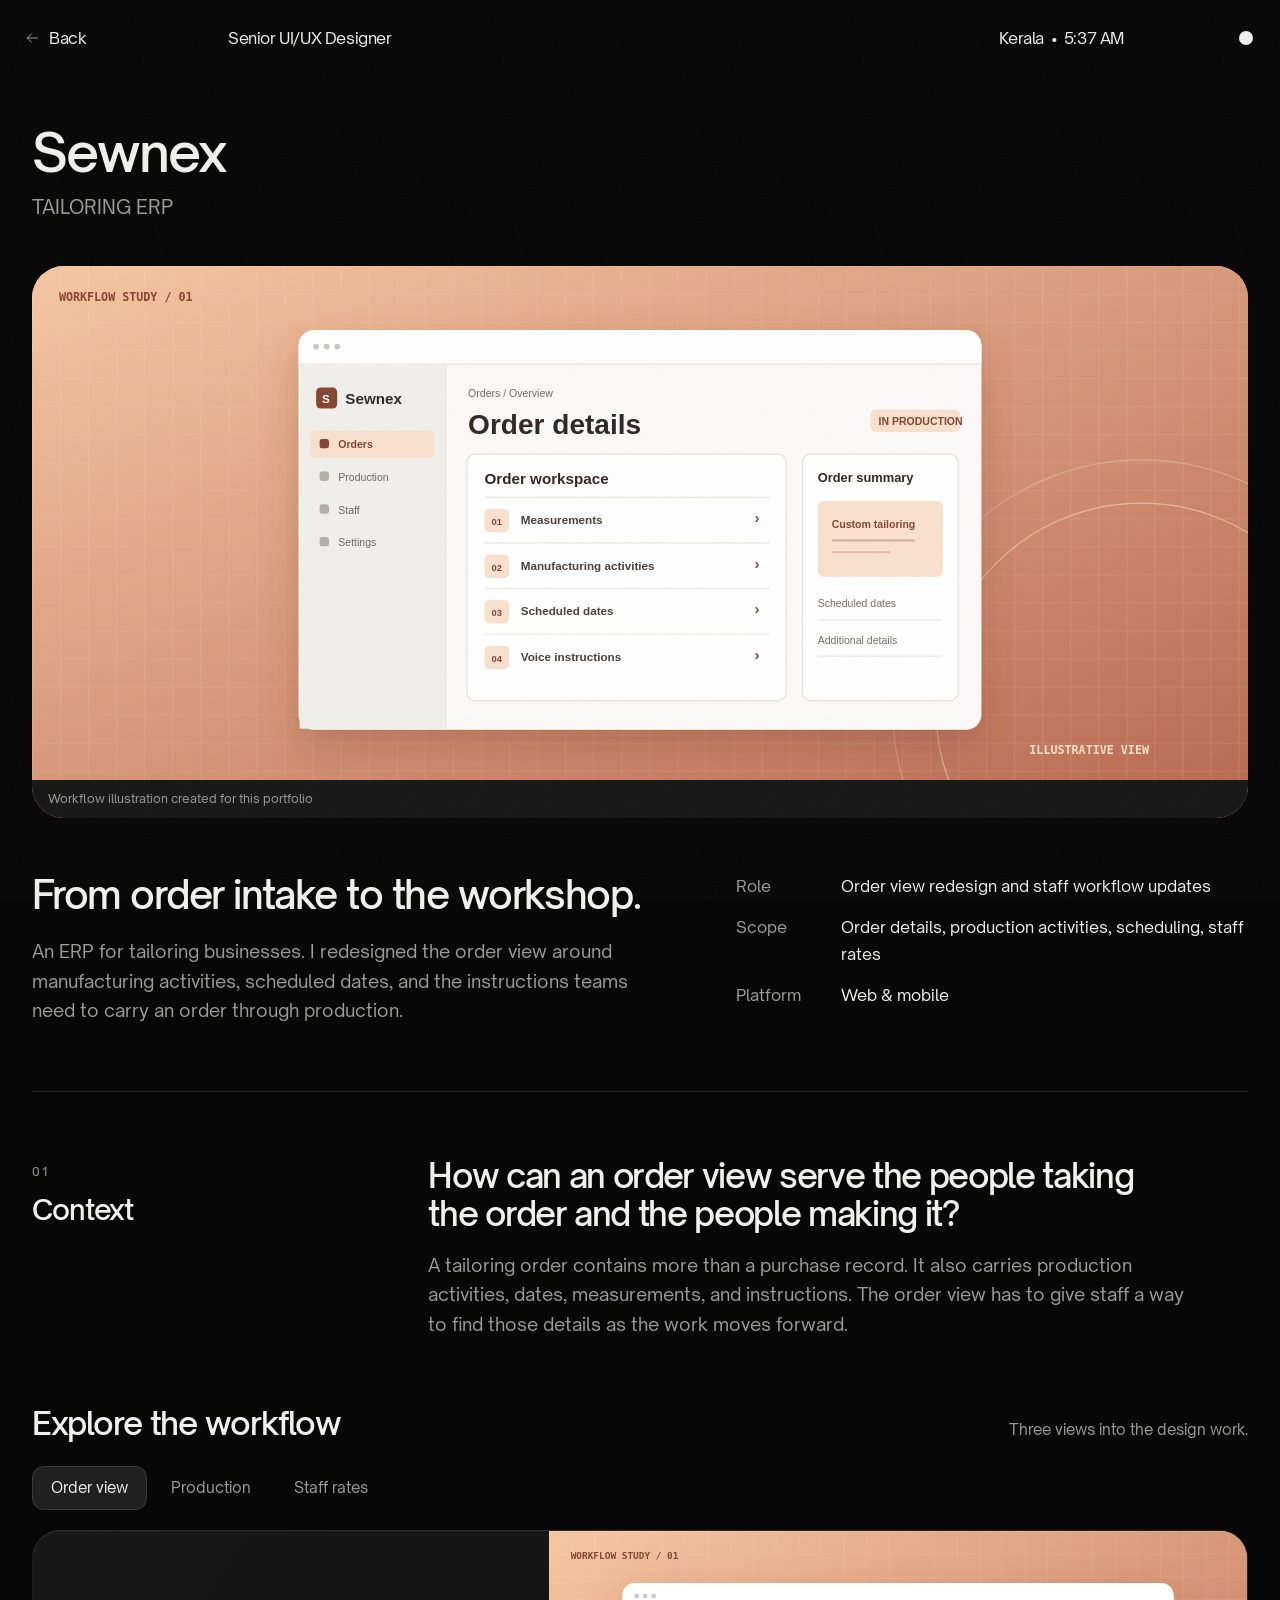
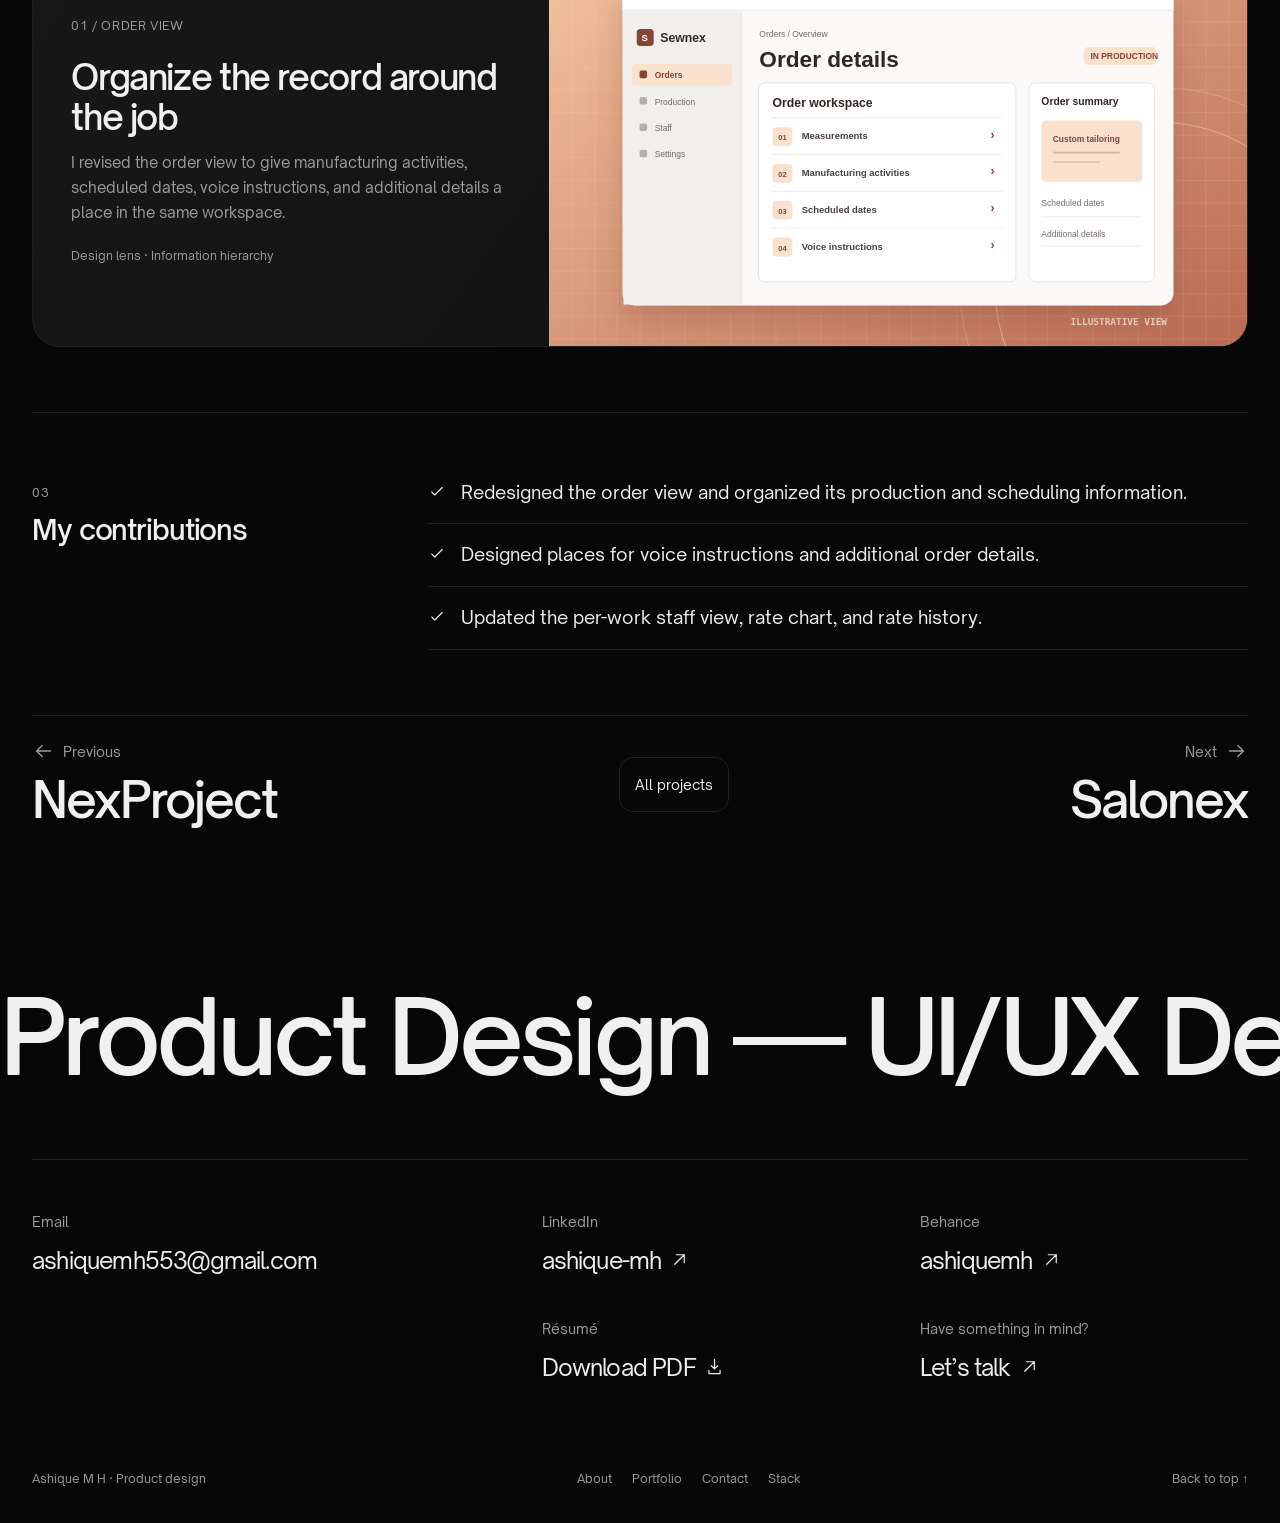
<file: work/sewnex/index.html>
<!doctype html><html lang="en" data-theme="dark"><head>
  <meta charset="utf-8"><meta name="viewport" content="width=device-width,initial-scale=1">
  <meta name="description" content="An ERP for tailoring businesses. I redesigned the order view around manufacturing activities, scheduled dates, and the instructions teams need to carry an order through production."><meta name="robots" content="index, follow"><meta name="theme-color" content="#080808">
  <title>Sewnex | Ashique M H</title><link rel="icon" href="/assets/icon.svg" type="image/svg+xml">
  <link rel="preload" href="/assets/fonts/open-sauce-two-medium.woff2" as="font" type="font/woff2" crossorigin>
  <link rel="stylesheet" href="/assets/site.css?v=ab996ab409cb"><script src="/assets/theme.js"></script><script src="/assets/site.js?v=bdde9deddb83" defer></script>
  </head><body id="top" class="page-case"><a class="skip-link" href="#main">Skip to content</a>
    <header class="topbar">
      <div class="topbar-identity">
        <a href="/portfolio/" class="home-link" aria-label="Back to portfolio"><svg class="icon" viewBox="0 0 24 24" width="22" height="22" fill="none" stroke="currentColor" stroke-width="1.5" stroke-linecap="round" stroke-linejoin="round" aria-hidden="true"><path d="M20 12H5m6-6-6 6 6 6"/></svg><span class="roll"><span>Back</span><span aria-hidden="true">Back</span></span></a>
        <span class="topbar-role">Senior UI/UX Designer</span>
      </div>
      <div class="topbar-meta"><span>Kerala <span class="time-dot">•</span> <time class="local-time" aria-label="Current time in Kerala">India</time></span>
        <button class="theme-toggle" type="button" aria-label="Switch to light theme" title="Switch theme" hidden><span></span></button>
      </div>
    </header><main id="main"><article class="content-shell case-page">
    <header class="case-heading"><h1>Sewnex</h1><p>TAILORING ERP</p></header>
    <figure class="case-cover theme-apricot"><picture><source media="(min-width: 900px)" srcset="/assets/sewnex-wide.svg" width="1040" height="440"><img src="/assets/sewnex-0.svg" alt="A schematic order workspace with manufacturing steps and a summary panel." width="740" height="440" loading="lazy"></picture><figcaption>Workflow illustration created for this portfolio</figcaption></figure>
    <div class="case-intro"><div><h2>From order intake to the workshop.</h2><p>An ERP for tailoring businesses. I redesigned the order view around manufacturing activities, scheduled dates, and the instructions teams need to carry an order through production.</p></div><dl><div><dt>Role</dt><dd>Order view redesign and staff workflow updates</dd></div><div><dt>Scope</dt><dd>Order details, production activities, scheduling, staff rates</dd></div><div><dt>Platform</dt><dd>Web & mobile</dd></div></dl></div>
    <section class="case-section"><div><span class="section-number">01</span><h2>Context</h2></div><div><h3>How can an order view serve the people taking the order and the people making it?</h3><p>A tailoring order contains more than a purchase record. It also carries production activities, dates, measurements, and instructions. The order view has to give staff a way to find those details as the work moves forward.</p></div></section>
    <section class="workflow-section" aria-labelledby="workflow-title"><div class="section-heading"><h2 id="workflow-title">Explore the workflow</h2><p>Three views into the design work.</p></div>
      <div class="workflow-tabs" data-workflow-tabs aria-label="Workflow stages" hidden><button id="stage-tab-0" aria-controls="stage-0" type="button">Order view</button><button id="stage-tab-1" aria-controls="stage-1" type="button">Production</button><button id="stage-tab-2" aria-controls="stage-2" type="button">Staff rates</button></div>
      <div class="workflow-panels"><div class="workflow-panel glass" id="stage-0" data-workflow-panel>
        <div class="workflow-copy"><span class="section-number">01 / ORDER VIEW</span><h3>Organize the record around the job</h3><p>I revised the order view to give manufacturing activities, scheduled dates, voice instructions, and additional details a place in the same workspace.</p><span class="workflow-lens">Design lens · Information hierarchy</span></div><div class="workflow-visual theme-apricot"><img src="/assets/sewnex-0.svg" alt="A schematic order workspace with manufacturing steps and a summary panel." width="740" height="440" loading="lazy"></div>
      </div><div class="workflow-panel glass" id="stage-1" data-workflow-panel>
        <div class="workflow-copy"><span class="section-number">02 / PRODUCTION</span><h3>Give production details their own space</h3><p>The design separates manufacturing activities from scheduled dates so staff can look up the work and its timing independently. Voice instructions sit alongside other order details.</p><span class="workflow-lens">Design lens · Operational handoffs</span></div><div class="workflow-visual theme-apricot"><img src="/assets/sewnex-1.svg" alt="Workflow illustration for Production" width="740" height="440" loading="lazy"></div>
      </div><div class="workflow-panel glass" id="stage-2" data-workflow-panel>
        <div class="workflow-copy"><span class="section-number">03 / STAFF RATES</span><h3>Make per-work rates easier to reference</h3><p>I also updated the per-work staff view, rate chart, and rate chart history. The history is a separate reference for earlier rates.</p><span class="workflow-lens">Design lens · Reference and history</span></div><div class="workflow-visual theme-apricot"><img src="/assets/sewnex-2.svg" alt="Workflow illustration for Staff rates" width="740" height="440" loading="lazy"></div>
      </div></div>
    </section>
    <section class="case-section"><div><span class="section-number">03</span><h2>My contributions</h2></div><ul class="contributions"><li><svg class="icon" viewBox="0 0 24 24" width="22" height="22" fill="none" stroke="currentColor" stroke-width="1.5" stroke-linecap="round" stroke-linejoin="round" aria-hidden="true"><path d="m5 12 4 4L19 6"/></svg><span>Redesigned the order view and organized its production and scheduling information.</span></li><li><svg class="icon" viewBox="0 0 24 24" width="22" height="22" fill="none" stroke="currentColor" stroke-width="1.5" stroke-linecap="round" stroke-linejoin="round" aria-hidden="true"><path d="m5 12 4 4L19 6"/></svg><span>Designed places for voice instructions and additional order details.</span></li><li><svg class="icon" viewBox="0 0 24 24" width="22" height="22" fill="none" stroke="currentColor" stroke-width="1.5" stroke-linecap="round" stroke-linejoin="round" aria-hidden="true"><path d="m5 12 4 4L19 6"/></svg><span>Updated the per-work staff view, rate chart, and rate history.</span></li></ul></section>
    <nav class="case-navigation" aria-label="Browse case studies"><a href="/work/nexproject/"><span><svg class="icon" viewBox="0 0 24 24" width="22" height="22" fill="none" stroke="currentColor" stroke-width="1.5" stroke-linecap="round" stroke-linejoin="round" aria-hidden="true"><path d="M20 12H5m6-6-6 6 6 6"/></svg> Previous</span><strong>NexProject</strong></a><a href="/portfolio/" class="all-projects-link">All projects</a><a href="/work/salonex/"><span>Next <svg class="icon" viewBox="0 0 24 24" width="22" height="22" fill="none" stroke="currentColor" stroke-width="1.5" stroke-linecap="round" stroke-linejoin="round" aria-hidden="true"><path d="M4 12h15m-6-6 6 6-6 6"/></svg></span><strong>Salonex</strong></a></nav>
  </article></main><footer class="site-footer">
    <div class="footer-marquee" tabindex="0" aria-label="Design specialisms. Animation pauses while focused.">
      <p class="sr-only">Product Design · UI/UX Design · Design Systems</p>
      <div class="footer-marquee-track" aria-hidden="true"><span class="footer-marquee-group">Product Design — UI/UX Design — Design Systems —&nbsp;</span><span class="footer-marquee-group">Product Design — UI/UX Design — Design Systems —&nbsp;</span></div>
    </div>
    <div class="footer-inner content-shell">
    <div class="footer-contact">
      <div class="footer-column"><div><span>Email</span><a href="mailto:ashiquemh553@gmail.com">ashiquemh553@gmail.com</a></div></div>
      <div class="footer-column"><div><span>LinkedIn</span><a href="https://www.linkedin.com/in/ashique-mh/" target="_blank" rel="noopener noreferrer">ashique-mh <svg class="icon" viewBox="0 0 24 24" width="22" height="22" fill="none" stroke="currentColor" stroke-width="1.5" stroke-linecap="round" stroke-linejoin="round" aria-hidden="true"><path d="M6 18 18 6M8 6h10v10"/></svg></a></div><div><span>Résumé</span><a href="/assets/ashique-mh-resume.pdf" download="Ashique-M-H-Resume.pdf">Download PDF <svg class="icon" viewBox="0 0 24 24" width="22" height="22" fill="none" stroke="currentColor" stroke-width="1.5" stroke-linecap="round" stroke-linejoin="round" aria-hidden="true"><path d="M12 3v12m-4-4 4 4 4-4M5 17v4h14v-4"/></svg></a></div></div>
      <div class="footer-column"><div><span>Behance</span><a href="https://www.behance.net/ashiquemh" target="_blank" rel="noopener noreferrer">ashiquemh <svg class="icon" viewBox="0 0 24 24" width="22" height="22" fill="none" stroke="currentColor" stroke-width="1.5" stroke-linecap="round" stroke-linejoin="round" aria-hidden="true"><path d="M6 18 18 6M8 6h10v10"/></svg></a></div><div><span>Have something in mind?</span><a href="/contact/">Let’s talk <svg class="icon" viewBox="0 0 24 24" width="22" height="22" fill="none" stroke="currentColor" stroke-width="1.5" stroke-linecap="round" stroke-linejoin="round" aria-hidden="true"><path d="M6 18 18 6M8 6h10v10"/></svg></a></div></div>
    </div>
    <div class="footer-bottom"><span>Ashique M H · Product design</span><nav aria-label="Footer navigation"><a href="/about/">About</a><a href="/portfolio/">Portfolio</a><a href="/contact/">Contact</a><a href="/stack/">Stack</a></nav><a href="#top" class="back-to-top">Back to top ↑</a></div>
    </div>
  </footer></body></html>
</file>
<file: assets/site.css>
@font-face{font-family:"Open Sauce Sans";src:url("/assets/fonts/open-sauce-sans-regular.woff2") format("woff2");font-style:normal;font-weight:400;font-display:swap}
@font-face{font-family:"Open Sauce Sans";src:url("/assets/fonts/open-sauce-sans-medium.woff2") format("woff2");font-style:normal;font-weight:500 700;font-display:swap}
@font-face{font-family:"Open Sauce Two";src:url("/assets/fonts/open-sauce-two-medium.woff2") format("woff2");font-style:normal;font-weight:400 700;font-display:swap}
:root {
  color-scheme:dark;
  --bg:#070707;
  --text:#f0f0ef;
  --muted:#9c9c9a;
  --soft:#bcbcb9;
  --line:rgba(255,255,255,.11);
  --surface:rgba(255,255,255,.045);
  --input:rgba(255,255,255,.045);
  --glass:linear-gradient(125deg,rgba(255,255,255,.07),rgba(255,255,255,.035));
  --hover:rgba(255,255,255,.1);
  --solid:#171717;
  --focus:#c7c7c7;
  --sans:"Open Sauce Sans",Arial,sans-serif;
  --display:"Open Sauce Two",Arial,sans-serif;
}
:root[data-theme="light"] {
  color-scheme:light;
  --bg:#f0f0ee;
  --text:#111110;
  --muted:#666663;
  --soft:#4d4d4a;
  --line:rgba(0,0,0,.12);
  --surface:rgba(0,0,0,.035);
  --input:rgba(0,0,0,.035);
  --glass:linear-gradient(125deg,rgba(0,0,0,.07),rgba(0,0,0,.035));
  --hover:rgba(0,0,0,.075);
  --solid:#dededb;
  --focus:#333;
}
* { box-sizing:border-box; }
html { scroll-behavior:smooth; scroll-padding-top:90px; }
body { margin:0; background:var(--bg); color:var(--text); font:400 16px/1.65 var(--sans); -webkit-font-smoothing:antialiased; }
body::after { content:""; position:fixed; inset:0; z-index:20; pointer-events:none; background:url("/assets/grain.svg"); opacity:.095; }
body, .topbar, .glass { transition:background-color .3s, color .3s; }
a { color:inherit; text-decoration:none; }
button, input, textarea { font:inherit; }
button, a { -webkit-tap-highlight-color:transparent; }
button { color:inherit; }
button:not(:disabled), a { cursor:pointer; }
p, h1, h2, h3, figure, dl, dd { margin:0; }
h1, h2, h3 { font-family:var(--display); font-weight:500; line-height:1.15; letter-spacing:-.04em; }
p { color:var(--muted); }
img { display:block; max-width:100%; height:auto; }
ul, ol { margin:0; padding:0; }
[hidden] { display:none!important; }
::selection { background:var(--text); color:var(--bg); }
:focus-visible { outline:2px solid var(--focus); outline-offset:5px; }
.icon { flex:0 0 auto; display:inline-block; vertical-align:middle; }
.sr-only, .skip-link:not(:focus) { position:absolute; width:1px; height:1px; padding:0; margin:-1px; overflow:hidden; clip-path:inset(50%); white-space:nowrap; }
.skip-link { position:fixed; left:20px; top:18px; background:var(--text); color:var(--bg); padding:10px 15px; border-radius:10px; z-index:50; }
.content-shell { width:calc(100% - 64px); max-width:1600px; margin-inline:auto; }
.topbar { position:relative; z-index:5; display:flex; justify-content:space-between; align-items:center; min-height:76px; padding:0 24px; font-size:16px; line-height:1.4; letter-spacing:-.025em; }
.topbar-identity { display:grid; grid-template-columns:180px auto; align-items:center; gap:24px; }
.home-link { display:inline-flex; align-items:center; gap:9px; width:fit-content; min-height:44px; }
.home-link .icon { width:16px; height:16px; color:var(--muted); }
.topbar-meta { display:flex; align-items:center; gap:100px; white-space:nowrap; }
.time-dot { margin:0 3px; }
.local-time { font-variant-numeric:tabular-nums; }
.theme-toggle { display:grid; place-items:center; width:44px; height:44px; padding:0; background:transparent; border:0; border-radius:50%; margin-right:-12px; }
.theme-toggle span { display:block; width:14px; height:14px; background:var(--text); border-radius:50%; transition:transform .25s; }
.theme-toggle:hover span { transform:scale(1.2); }
.roll { display:inline-grid; grid-template-rows:1fr; overflow:hidden; height:1.5em; line-height:1.5; vertical-align:middle; }
.roll > span { grid-area:1/1; display:block; transition:transform .3s cubic-bezier(.22,.7,.25,1); }
.roll > span:last-child { transform:translateY(110%); }
a:hover .roll > span:first-child, a:focus-visible .roll > span:first-child { transform:translateY(-110%); }
a:hover .roll > span:last-child, a:focus-visible .roll > span:last-child { transform:translateY(0); }
.glass { position:relative; background:var(--glass); border:1px solid rgba(255,255,255,.055); border-top-color:var(--line); box-shadow:inset 0 1px 1px rgba(255,255,255,.035); backdrop-filter:blur(11px); -webkit-backdrop-filter:blur(11px); border-radius:34px; overflow:hidden; }
:root[data-theme="light"] .glass { border-color:rgba(0,0,0,.035); }
.home-stage { --home-card-top:96px; --home-title-size:clamp(80px,9.54vw,160px); --home-blur:clamp(5px,.9vw,15px); position:relative; margin:0 16px 16px; padding-top:var(--home-card-top); }
/* Keep the card edge at the visual midpoint of the title as its type scales. */
.home-title { position:absolute; z-index:0; left:0; right:0; top:calc(var(--home-card-top) - .58em); height:1.15em; overflow:visible; font:500 var(--home-title-size)/1.15 var(--display); letter-spacing:-.04em; text-align:center; white-space:nowrap; pointer-events:none; }
.bento > .glass { backdrop-filter:blur(var(--home-blur)); -webkit-backdrop-filter:blur(var(--home-blur)); }
/* The title's clipped blur layer supplies the frost beneath the top cards. */
.bento > .tile-about, .bento > .tile-portfolio { backdrop-filter:none; -webkit-backdrop-filter:none; }
.home-title span { display:block; transition:opacity .16s, transform .25s; }
.home-title-clear { clip-path:inset(0 0 calc(100% - .58em)); }
.home-title-frost { position:absolute; inset:0; clip-path:inset(.58em -30px -40px); }
.home-title-frost span { filter:blur(var(--home-blur)); }
.home-title span.changing { opacity:0; transform:translateY(12px); }
.bento { position:relative; z-index:1; display:grid; grid-template-columns:repeat(4,minmax(0,1fr)); grid-template-rows:repeat(4,minmax(0,1fr)); gap:16px; height:calc(100svh - 188px); min-height:560px; max-height:980px; }
.tile-about { grid-column:1; grid-row:1/span 2; }
.tile-portfolio { grid-column:2/span 3; grid-row:1/span 2; }
.tile-contact { grid-column:1/span 2; grid-row:3/span 2; }
.tile-portrait { grid-column:3; grid-row:3/span 2; }
.tile-stack { grid-column:4; grid-row:3; }
.tile-resume { grid-column:4; grid-row:4; }
.home-tile { display:flex; align-items:flex-end; padding:28px 31px; }
.home-tile::after { position:absolute; inset:0; content:""; background:radial-gradient(ellipse at var(--pointer-x,70%) var(--pointer-y,30%),rgba(255,255,255,.045),transparent 70%); opacity:0; transition:opacity .25s; pointer-events:none; }
.home-tile:hover::after { opacity:1; }
.tile-label { display:flex; justify-content:space-between; align-items:center; gap:12px; width:100%; font-size:18px; line-height:1.5; letter-spacing:-.04em; }
.tile-label > .icon { width:20px; height:20px; transition:transform .3s; }
.home-tile:hover .tile-label > .icon { transform:translate(3px,-3px); }
.portrait-photo { position:absolute; inset:0; width:100%; height:100%; object-fit:cover; object-position:50% 40%; transition:transform .6s; }
.tile-portrait:hover .portrait-photo { transform:scale(1.04); }
.tile-stack { display:flex; align-items:center; mask-image:linear-gradient(#000,#000); }
.stack-track { display:flex; align-items:center; gap:16px; width:max-content; animation:marquee 24s linear infinite; }
.stack-group { display:flex; gap:16px; flex:0 0 auto; }
.tool-badge { display:grid; place-items:center; width:72px; height:72px; border-radius:19px; background:rgba(255,255,255,.045); flex:0 0 auto; }
:root[data-theme="light"] .tool-badge { background:rgba(0,0,0,.035); }
.tool-symbol { width:36px; height:45px; }
.tile-stack:hover .stack-track, .tile-stack:focus-visible .stack-track { animation-play-state:paused; }
@keyframes marquee { to { transform:translateX(calc(-50% - 8px)); } }
.button { display:inline-flex; justify-content:center; align-items:center; gap:16px; min-height:48px; padding:12px 20px; border:1px solid var(--line); border-radius:14px; background:var(--text); color:var(--bg); font-size:15px; line-height:1.4; font-weight:500; transition:opacity .2s; }
.button:hover { opacity:.82; }
.button .icon { width:19px; height:19px; }
.text-link { display:inline-flex; align-items:center; gap:9px; min-height:44px; color:var(--text); }
.text-link:hover { text-decoration:underline; text-underline-offset:5px; }
.intro-heading { font-size:clamp(36px,3.65vw,58px); line-height:1.2; letter-spacing:-.04em; max-width:1090px; }
.display-heading { font-size:clamp(70px,9.7vw,148px); line-height:1.12; letter-spacing:-.045em; }
.portfolio-page, .contact-page, .case-page { padding-top:46px; }
.gallery-toolbar { display:flex; align-items:center; justify-content:space-between; gap:14px; margin:42px 0 18px; }
.gallery-toolbar > p { font-size:14px; }
.filters, .workflow-tabs { display:flex; flex-wrap:wrap; gap:5px; }
.filters button, .workflow-tabs button { color:var(--muted); border:1px solid transparent; background:transparent; padding:8px 13px; min-height:40px; border-radius:12px; font-size:14px; line-height:1.4; }
.filters button:hover, .workflow-tabs button:hover { color:var(--text); background:var(--surface); }
.filters button[aria-pressed="true"], .workflow-tabs button[aria-selected="true"] { background:var(--hover); border-color:var(--line); color:var(--text); }
.project-grid { display:grid; grid-template-columns:repeat(2,minmax(0,1fr)); gap:16px; }
.project-card { min-width:0; }
.project-link { display:block; padding:15px; border-radius:26px; transition:background .25s,border-color .25s; height:100%; }
.project-link:hover { background:var(--hover); border-color:var(--line); }
.project-visual { overflow:hidden; border-radius:15px; aspect-ratio:1.3; }
.project-visual img { width:100%; height:100%; object-fit:cover; transition:transform .6s cubic-bezier(.22,.7,.25,1); }
.project-link:hover .project-visual img { transform:scale(1.035); }
.project-label { display:flex; align-items:center; gap:12px; padding:16px 22px 8px; }
.project-label h2 { font:500 20px/1.5 var(--sans); letter-spacing:-.03em; }
.project-type { color:var(--muted); margin-left:auto; font-size:12px; text-transform:capitalize; letter-spacing:-.01em; }
.project-label > .icon { width:17px; height:17px; opacity:0; margin-left:-29px; transform:translate(-5px,5px); transition:opacity .25s,transform .25s; }
.project-link:hover .project-label > .icon { opacity:1; transform:translate(0,0); }
.project-link:hover .project-type { transform:translateX(-24px); }
.project-type { transition:transform .25s; }
.theme-apricot { background:#dda888; }
.theme-lilac { background:#b89fd8; }
.theme-mint { background:#b1ce9e; }
.theme-blue { background:#a4bedb; }
.gallery-note { font-size:12px; margin-top:17px; }
.additional-work { display:flex; align-items:baseline; justify-content:space-between; gap:20px; padding-block:35px 12px; font-size:18px; }
.additional-work > span { color:var(--muted); font-size:14px; }
.additional-work > p { color:var(--text); }

.about-page, .stack-page, .resume-page { padding-top:39px; }
.about-intro { margin:72px 0 120px 30%; font:500 clamp(28px,2.9vw,56px)/1.28 var(--display); letter-spacing:-.04em; }
.about-intro p { color:var(--text); }
.about-intro p + p { margin-top:25px; }
.reveal-word { will-change:opacity; }
.testimonials-section { margin-top:120px; }
.testimonials-section .section-heading { margin-bottom:40px; }
.testimonials-section .testimonial-note { font-size:12px; }
.testimonials-grid { display:grid; grid-template-columns:repeat(3,minmax(0,1fr)); gap:clamp(28px,4vw,76px); }
.testimonial { min-width:0; }
.quote-mark { display:block; font:500 70px/.8 Georgia,serif; margin-bottom:24px; }
.testimonial-review { font:500 clamp(20px,1.65vw,26px)/1.4 var(--display); letter-spacing:-.035em; color:var(--text); }
.testimonial-person { margin-top:24px; }
.testimonial-person h3 { font:500 18px/1.5 var(--sans); letter-spacing:-.025em; }
.testimonial-person p { font-size:14px; line-height:1.6; margin-top:4px; }
.testimonial-person p span { display:block; }
.about-details { display:grid; grid-template-columns:25% 1fr; gap:40px; margin-bottom:96px; }
.about-details h2, .section-heading h2, .skill-section h2, .resume-layout h2 { font-size:32px; }
.about-details .text-link { color:var(--muted); margin-top:8px; font-size:14px; }
.career-row { display:grid; grid-template-columns:180px 1fr; gap:25px; padding:27px 0; border-top:1px solid var(--line); }
.career-row:first-child { padding-top:0; border:0; }
.career-date { font-size:14px; padding-top:5px; }
.career-row h3 { font-size:clamp(24px,2.5vw,37px); }
.career-company { font-size:16px; color:var(--text); margin-top:7px; }
.career-description { margin-top:15px; max-width:640px; }
.section-heading { display:flex; align-items:baseline; justify-content:space-between; gap:16px; margin-bottom:23px; }
.section-heading > p { font-size:15px; }
.approach-section { scroll-margin-top:30px; }
.approach-grid { display:grid; grid-template-columns:repeat(4,minmax(0,1fr)); gap:16px; }
.approach-card { padding:30px; border-radius:25px; }
.approach-card > span { font-size:14px; color:var(--muted); }
.approach-card h3 { font-size:25px; margin-top:40px; }
.approach-card p { font-size:15px; margin-top:15px; }
.page-lead { font-size:22px; margin:18px 0 50px; }
.tools-grid { display:grid; grid-template-columns:repeat(2,minmax(0,1fr)); gap:16px; }
.tool-card { padding:32px; border-radius:28px; }
.tool-card-heading { display:flex; align-items:center; gap:20px; margin-bottom:24px; }
.tool-card h2 { font-size:28px; }
.tool-card-heading p { margin-top:5px; font-size:14px; }
.tool-card > p { max-width:550px; }
.skill-section { margin-top:52px; }
.skill-list { display:flex; flex-wrap:wrap; gap:9px; list-style:none; margin-top:20px; }
.skill-list li { border:1px solid var(--line); color:var(--soft); border-radius:50px; padding:7px 13px; font-size:14px; line-height:1.4; }

.contact-layout { display:grid; grid-template-columns:.8fr 1.2fr; gap:28px; margin-top:80px; }
.contact-details { padding-right:20px; }
.contact-details > div { margin-bottom:32px; }
.contact-details > div > span { display:block; color:var(--muted); font-size:14px; margin-bottom:9px; }
.contact-details a, .contact-details p { display:block; width:fit-content; font-size:clamp(19px,1.8vw,28px); color:var(--text); line-height:1.45; letter-spacing:-.035em; overflow-wrap:anywhere; }
.contact-details a + a { margin-top:5px; }
.contact-details a:hover { color:var(--muted); }
.copy-email { display:inline-flex; align-items:center; gap:7px; background:none; border:0; padding:10px 0; color:var(--muted); font-size:13px; }
.copy-email .icon { width:14px; height:14px; }
.contact-form { padding:clamp(25px,3.5vw,50px); border-radius:28px; }
.field { margin-bottom:30px; }
.field label, .contact-form legend { display:block; margin-bottom:10px; font-size:15px; line-height:1.5; }
.field input, .field textarea { display:block; width:100%; border:1px solid var(--line); border-radius:14px; background:var(--input); padding:15px; color:var(--text); font-size:15px; }
.field textarea { resize:vertical; min-height:120px; }
.field input::placeholder, .field textarea::placeholder { color:var(--muted); opacity:.8; }
.contact-form fieldset { border:0; margin:0 0 29px; padding:0; }
.contact-options { display:grid; grid-template-columns:1fr 1fr; gap:8px 15px; }
.contact-options label { display:flex; align-items:center; gap:9px; cursor:pointer; min-height:40px; font-size:14px; }
.contact-options input { width:17px; height:17px; accent-color:var(--text); flex:0 0 auto; margin:0; }
.form-actions { display:flex; align-items:center; gap:17px; }
.form-actions > p { font-size:12px; max-width:200px; }
.draft-result { padding-top:20px; margin-top:20px; border-top:1px solid var(--line); }
.draft-result p { color:var(--soft); }

.case-heading { margin-bottom:42px; }
.case-heading h1 { font-size:clamp(43px,4.1vw,62px); }
.case-heading p { font-size:19px; margin-top:10px; text-transform:capitalize; }
.case-cover { overflow:hidden; border-radius:32px; }
.case-cover img { width:100%; height:auto; }
.case-cover figcaption { padding:9px 16px; background:var(--solid); color:var(--muted); font-size:12px; }
.case-intro { display:grid; grid-template-columns:1.2fr 1fr; gap:clamp(25px,7vw,110px); margin-top:55px; }
.case-intro h2 { font-size:clamp(29px,3vw,43px); }
.case-intro p { font-size:18px; margin-top:20px; }
.case-intro dl > div { display:grid; grid-template-columns:90px 1fr; gap:15px; margin-bottom:15px; }
.case-intro dt { color:var(--muted); }
.case-intro dd { color:var(--text); }
.case-section { display:grid; grid-template-columns:.6fr 1.4fr; gap:45px; padding-block:65px; border-top:1px solid var(--line); margin-top:65px; }
.case-section h2 { font-size:28px; margin-top:10px; }
.case-section h3 { font-size:clamp(25px,2.6vw,37px); margin-bottom:17px; max-width:760px; }
.case-section > div > p { max-width:760px; font-size:18px; }
.section-number { color:var(--muted); font-size:12px; letter-spacing:.05em; }
.workflow-tabs { margin-bottom:20px; }
.workflow-tabs button { min-height:44px; padding-inline:18px; font-size:15px; }
.workflow-panel { display:grid; grid-template-columns:.85fr 1.15fr; border-radius:28px; }
.workflow-panel + .workflow-panel:not([hidden]) { margin-top:15px; }
.workflow-tabs:not([hidden]) + .workflow-panels .workflow-panel { margin-top:0; }
.workflow-copy { padding:clamp(20px,3vw,45px); align-self:center; }
.workflow-copy h3 { font-size:clamp(26px,2.7vw,39px); margin-top:20px; }
.workflow-copy p { font-size:15px; margin-top:15px; }
.workflow-lens { display:block; font-size:12px; margin-top:20px; color:var(--muted); }
.workflow-visual { display:grid; align-items:center; }
.workflow-visual img { width:100%; }
.contributions { list-style:none; }
.contributions li { display:flex; gap:15px; align-items:flex-start; padding:16px 0; border-bottom:1px solid var(--line); font-size:18px; }
.contributions li:first-child { padding-top:0; }
.contributions .icon { margin-top:5px; width:18px; height:18px; }
.case-navigation { display:flex; justify-content:space-between; align-items:center; gap:20px; padding-top:24px; border-top:1px solid var(--line); }
.case-navigation a:not(.all-projects-link) { display:flex; flex-direction:column; gap:8px; min-width:0; }
.case-navigation a:last-child { align-items:flex-end; text-align:right; }
.case-navigation span { display:flex; align-items:center; gap:9px; color:var(--muted); font-size:14px; }
.case-navigation strong { font-family:var(--display); font-size:clamp(24px,3.8vw,55px); font-weight:500; letter-spacing:-.04em; line-height:1.2; overflow-wrap:anywhere; }
.case-navigation a:hover { color:var(--muted); }
.all-projects-link { font-size:14px; padding:15px; border:1px solid var(--line); border-radius:14px; }
.resume-heading { display:flex; justify-content:space-between; align-items:flex-end; gap:30px; padding-bottom:40px; }
.resume-heading p { font-size:20px; margin-top:17px; }
.resume-layout { display:grid; grid-template-columns:1.6fr 1fr; gap:clamp(30px,7vw,100px); border-top:1px solid var(--line); padding-top:40px; }
.resume-job { padding:27px 0; border-top:1px solid var(--line); }
.resume-jobs > h2 { margin-bottom:28px; }
.resume-job > div { display:flex; align-items:baseline; justify-content:space-between; flex-wrap:wrap; gap:10px; }
.resume-job h3 { font-size:27px; }
.resume-job > div > span { font-size:13px; color:var(--muted); }
.job-role { color:var(--text); margin:6px 0 13px; }
.resume-job ul { padding-left:20px; margin-top:13px; color:var(--muted); }
.resume-job li + li { margin-top:5px; }
.resume-aside section { margin-bottom:35px; }
.resume-aside h2 { margin-bottom:18px; }
.resume-aside h3 { font-size:20px; line-height:1.4; }
.resume-aside a { overflow-wrap:anywhere; }
.resume-aside p { margin-top:8px; }
.site-footer { margin-top:110px; padding-bottom:24px; }
.footer-marquee { position:relative; overflow:hidden; padding-block:40px 65px; }
.footer-marquee-track { display:flex; width:max-content; animation:footer-marquee 46s linear infinite; }
.footer-marquee-group { flex:0 0 auto; font:500 clamp(64px,8vw,150px)/1.12 var(--display); letter-spacing:-.045em; white-space:nowrap; }
@keyframes footer-marquee { to { transform:translateX(-50%); } }
.footer-marquee:hover .footer-marquee-track, .footer-marquee:focus-within .footer-marquee-track { animation-play-state:paused; }
.footer-inner { border-top:1px solid var(--line); padding-top:50px; }
.footer-contact { display:grid; grid-template-columns:1.4fr 1fr 1fr; gap:50px; }
.footer-contact > div { min-width:0; }
.footer-column { display:flex; flex-direction:column; gap:35px; }
.footer-contact span { display:block; color:var(--muted); font-size:14px; margin-bottom:5px; }
.footer-contact a { display:inline-flex; align-items:center; gap:9px; font-size:clamp(19px,1.8vw,32px); letter-spacing:-.035em; overflow-wrap:anywhere; line-height:1.4; min-height:44px; max-width:100%; }
.footer-contact .icon { width:19px; height:19px; }
.footer-contact a:hover { color:var(--muted); }
.footer-bottom { display:flex; justify-content:space-between; align-items:center; gap:20px; font-size:12px; color:var(--muted); margin-top:70px; }
.footer-bottom nav { display:flex; gap:20px; flex-wrap:wrap; }
.footer-bottom a { display:inline-flex; align-items:center; min-height:40px; }
.footer-bottom a:hover { color:var(--text); }

main { animation:fade-in .3s ease both; }
@keyframes fade-in { from { opacity:0; transform:translateY(6px); } to { opacity:1; transform:translateY(0); } }

@media (min-width:1800px) {
  .home-stage { max-width:1760px; margin-inline:auto; }
  .topbar { max-width:1792px; margin-inline:auto; }
}
@media (max-width:1050px) {
  .topbar { font-size:14px; }
  .topbar-identity { grid-template-columns:145px auto; gap:20px; }
  .topbar-meta { gap:35px; }
  .home-tile { padding:22px; }
  .tile-label { font-size:16px; }
  .glass { border-radius:28px; }
  .content-shell { width:calc(100% - 48px); }
  .project-label { padding:13px 6px 4px; }
  .project-type { font-size:10px; }
  .project-label h2 { font-size:18px; }
  .about-intro { margin-left:23%; }
  .about-details { grid-template-columns:1fr; gap:30px; }
  .career-row { grid-template-columns:135px 1fr; gap:18px; }
  .approach-grid { grid-template-columns:repeat(2,minmax(0,1fr)); }
  .approach-card { padding:24px; }
  .contact-layout { grid-template-columns:.75fr 1.25fr; gap:20px; }
  .contact-options { grid-template-columns:1fr; }
  .footer-contact { grid-template-columns:1.4fr 1fr 1fr; }
  .footer-contact { gap:30px; }
}
@media (max-width:760px) {
  .topbar { min-height:70px; padding:0 20px; }
  .topbar-role { font-size:12px; }
  .topbar-identity { grid-template-columns:120px auto; gap:10px; }
  .topbar-meta { gap:15px; }
  .home-stage { --home-card-top:80px; --home-title-size:9.6vw; }
  .bento { gap:12px; min-height:530px; height:calc(100svh - 166px); }
  .home-tile { padding:18px; }
  .home-tile .icon { width:16px; height:16px; }
  .glass { border-radius:25px; }
  .tool-badge { width:60px; height:60px; border-radius:16px; }
  .tool-symbol { width:29px; height:38px; }
  .project-link { padding:10px; border-radius:22px; }
  .project-visual { border-radius:12px; }
  .project-label { flex-wrap:wrap; gap:0 7px; }
  .project-type { flex:1 1 100%; margin:2px 0 0; }
  .project-label > .icon { display:none; }
  .project-link:hover .project-type { transform:none; }
  .about-intro { margin:50px 0 80px 10%; font-size:32px; }
  .testimonials-section { margin-top:80px; }
  .testimonials-grid { gap:24px; }
  .testimonial-review { font-size:21px; }
  .about-details { grid-template-columns:1fr; gap:25px; margin-bottom:60px; }
  .career-row { grid-template-columns:145px 1fr; }
  .tools-grid { gap:12px; }
  .tool-card { padding:24px; }
  .tool-card-heading { gap:14px; }
  .tool-card h2 { font-size:24px; }
  .tool-card-heading p { font-size:12px; }
  .contact-layout { grid-template-columns:1fr; margin-top:45px; }
  .contact-details { display:grid; grid-template-columns:1.25fr 1fr; gap:20px; padding:0; }
  .contact-details > div { margin-bottom:10px; }
  .contact-details > div:last-child { display:none; }
  .contact-options { grid-template-columns:1fr 1fr; }
  .case-intro { grid-template-columns:1fr; gap:30px; }
  .case-intro dl { border-top:1px solid var(--line); padding-top:25px; }
  .case-section { grid-template-columns:.55fr 1.45fr; gap:25px; padding-block:40px; margin-top:45px; }
  .workflow-panel { grid-template-columns:1fr; }
  .workflow-copy { padding:28px; }
  .workflow-copy h3 { margin-top:12px; }
  .resume-layout { grid-template-columns:1.4fr 1fr; gap:26px; }
  .footer-bottom { flex-wrap:wrap; }
  .footer-contact { grid-template-columns:1.4fr 1fr 1fr; gap:24px; }
  .footer-contact a { font-size:19px; }
}
@media (max-width:600px) {
  html { scroll-padding-top:20px; }
  .topbar { min-height:68px; padding-inline:18px; }
  .topbar-identity { display:block; }
  .topbar-role { display:none; }
  .topbar-meta { gap:12px; font-size:12px; }
  .theme-toggle { margin-right:-10px; }
  .theme-toggle span { width:12px; height:12px; }
  .home-stage { --home-card-top:68px; --home-title-size:12.6vw; margin:0 16px 16px; }
  .bento { grid-template-columns:repeat(2,minmax(0,1fr)); grid-template-rows:repeat(4,calc((100vw - 32px)*.46)); height:auto; min-height:0; max-height:none; gap:12px; }
  .tile-about { grid-column:1/span 2; grid-row:1; }
  .tile-portfolio { grid-column:1/span 2; grid-row:2; }
  .tile-contact { grid-column:1; grid-row:3; }
  .tile-portrait { grid-column:2; grid-row:3; }
  .tile-stack { grid-column:1; grid-row:4; }
  .tile-resume { grid-column:2; grid-row:4; }
  .home-tile { padding:24px; }
  .tile-label { font-size:18px; }
  .home-tile .icon { width:20px; height:20px; }
  .glass { border-radius:25px; }
  .content-shell { width:calc(100% - 36px); }
  .portfolio-page, .contact-page, .case-page, .about-page, .stack-page, .resume-page { padding-top:30px; }
  .intro-heading { font-size:33px; line-height:1.24; }
  .desktop-break { display:none; }
  .display-heading { font-size:70px; }
  .gallery-toolbar { align-items:flex-start; flex-direction:column; gap:12px; margin-top:28px; }
  .filters { gap:2px; }
  .filters button { font-size:13px; padding-inline:11px; }
  .project-grid { grid-template-columns:1fr; gap:13px; }
  .project-link { padding:12px; }
  .project-label { flex-wrap:nowrap; padding:12px 9px 5px; gap:10px; }
  .project-type { flex:initial; margin:0 0 0 auto; font-size:10px; }
  .project-visual { aspect-ratio:1.24; }
  .additional-work { display:block; padding-top:24px; }
  .additional-work > p { font-size:16px; margin-top:6px; }
  .gallery-note { font-size:11px; }
  .about-intro { margin:38px 0 70px; font-size:28px; line-height:1.32; }
  .testimonials-section { margin-top:65px; }
  .testimonials-section .section-heading { margin-bottom:36px; }
  .testimonials-grid { grid-template-columns:1fr; gap:42px; }
  .testimonial + .testimonial { padding-top:30px; border-top:1px solid var(--line); }
  .quote-mark { font-size:60px; margin-bottom:16px; }
  .testimonial-review { font-size:22px; min-height:0; }
  .testimonial-person { margin-top:20px; }
  .about-intro p + p { margin-top:20px; }
  .about-details h2, .section-heading h2, .skill-section h2, .resume-layout h2 { font-size:28px; }
  .career-row { grid-template-columns:1fr; gap:8px; padding-block:23px; }
  .career-row h3 { font-size:28px; }
  .career-date { font-size:12px; }
  .career-description { margin-top:11px; font-size:15px; }
  .section-heading { display:block; margin-bottom:18px; }
  .section-heading p { margin-top:9px; font-size:14px; }
  .approach-grid { gap:10px; }
  .approach-card { padding:18px; border-radius:20px; }
  .approach-card h3 { font-size:21px; margin-top:25px; }
  .approach-card p { font-size:13px; line-height:1.65; margin-top:12px; }
  .page-lead { font-size:18px; margin:10px 0 30px; }
  .tools-grid { grid-template-columns:1fr; }
  .tool-card-heading { margin-bottom:17px; }
  .tool-card-heading p { font-size:13px; }
  .tool-card > p { font-size:15px; }
  .contact-layout { margin-top:35px; }
  .contact-details { display:block; }
  .contact-details > div { margin-bottom:20px; }
  .contact-details > div:nth-child(2) { display:none; }
  .contact-details a { font-size:22px; }
  .contact-form { padding:23px; }
  .contact-options { grid-template-columns:1fr; gap:4px; }
  .field { margin-bottom:24px; }
  .form-actions { align-items:flex-start; flex-direction:column; gap:12px; }
  .form-actions > p { max-width:none; }
  .case-heading { margin-bottom:25px; }
  .case-heading h1 { font-size:44px; }
  .case-heading p { font-size:15px; }
  .case-cover { border-radius:22px; }
  .case-cover figcaption { padding:8px 13px; font-size:10px; }
  .case-intro { margin-top:33px; gap:24px; }
  .case-intro h2 { font-size:30px; }
  .case-intro p { font-size:16px; margin-top:14px; }
  .case-intro dl { font-size:14px; }
  .case-intro dl > div { grid-template-columns:68px 1fr; gap:10px; }
  .case-section { display:block; margin-top:30px; padding-block:30px; }
  .case-section > div:first-child { margin-bottom:21px; }
  .case-section h2 { font-size:25px; margin-top:6px; }
  .case-section h3 { font-size:27px; }
  .case-section > div > p { font-size:16px; }
  .workflow-tabs { gap:2px; }
  .workflow-tabs button { padding-inline:11px; font-size:13px; }
  .workflow-copy { padding:22px; }
  .workflow-copy h3 { font-size:28px; }
  .workflow-copy p { font-size:15px; }
  .contributions li { font-size:16px; gap:10px; }
  .case-navigation { flex-wrap:wrap; gap:15px; }
  .case-navigation > a:not(.all-projects-link) { width:calc(50% - 8px); }
  .all-projects-link { order:3; width:100%; text-align:center; }
  .case-navigation strong { font-size:29px; }
  .resume-heading { display:block; padding-bottom:26px; }
  .resume-heading p { font-size:17px; margin-top:10px; }
  .resume-heading .button { margin-top:22px; }
  .resume-layout { display:block; padding-top:28px; }
  .resume-job { padding-block:23px; }
  .resume-job h3 { font-size:25px; }
  .resume-job p, .resume-job li { font-size:15px; }
  .resume-aside { border-top:1px solid var(--line); padding-top:25px; }
  .site-footer { margin-top:60px; }
  .footer-marquee { padding-block:25px 45px; }
  .footer-inner { padding-top:28px; }
  .footer-contact { grid-template-columns:1fr 1fr; gap:26px 20px; }
  .footer-contact > .footer-column:first-child { grid-column:1/-1; }
  .footer-column { gap:24px; }
  .footer-contact span { margin-bottom:0; font-size:12px; }
  .footer-contact a { font-size:19px; }
  .footer-contact > .footer-column:first-child a { font-size:24px; }
  .footer-bottom { gap:7px 16px; margin-top:20px; }
  .footer-bottom > span { flex-basis:100%; }
  .footer-bottom nav { gap:14px; }
  .back-to-top { display:none!important; }
}
@media (max-width:360px) {
  .topbar-meta { gap:0; font-size:11px; }
  .topbar { font-size:13px; padding-inline:14px; }
  .home-stage { --home-title-size:12.3vw; }
  .home-tile { padding:20px; }
  .tile-label { font-size:16px; }
  .approach-grid { grid-template-columns:1fr; }
  .project-type { font-size:9px; }
}
@media (prefers-reduced-motion:reduce) {
  html { scroll-behavior:auto; }
  *, *::before, *::after { animation:none!important; transition:none!important; }
  .roll > span { transform:none!important; }
  .roll > span:last-child { display:none; }
  .reveal-word { opacity:1!important; will-change:auto; }
}
@media print {
  :root { color-scheme:light; --bg:#fff; --text:#111; --muted:#333; --soft:#333; --line:#ccc; }
  body::after, .topbar, .site-footer, .resume-heading .button { display:none; }
  .content-shell { width:100%; }
  .resume-page { padding:0; }
  .display-heading { font-size:50px; }
  .resume-job { break-inside:avoid; }
  .reveal-word { opacity:1!important; }
  .resume-layout { grid-template-columns:1.6fr 1fr; }
}
</file>
